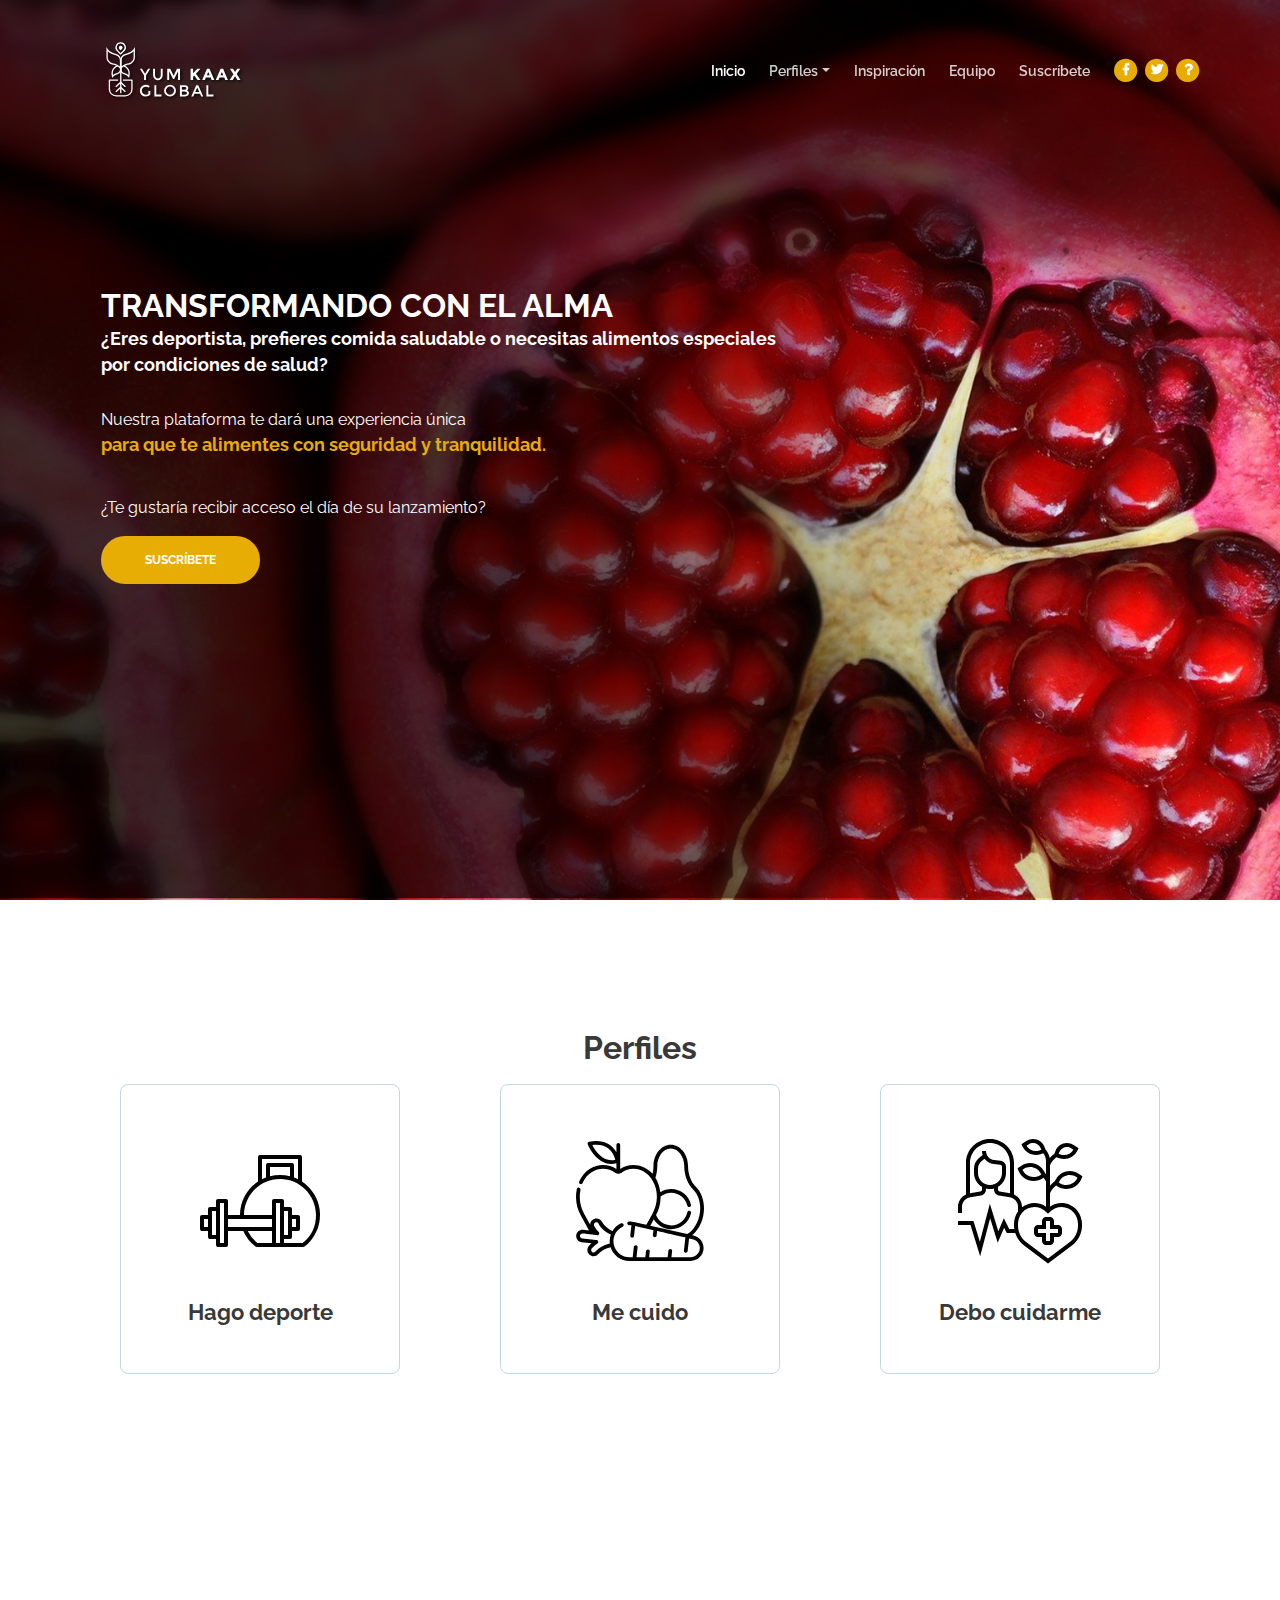
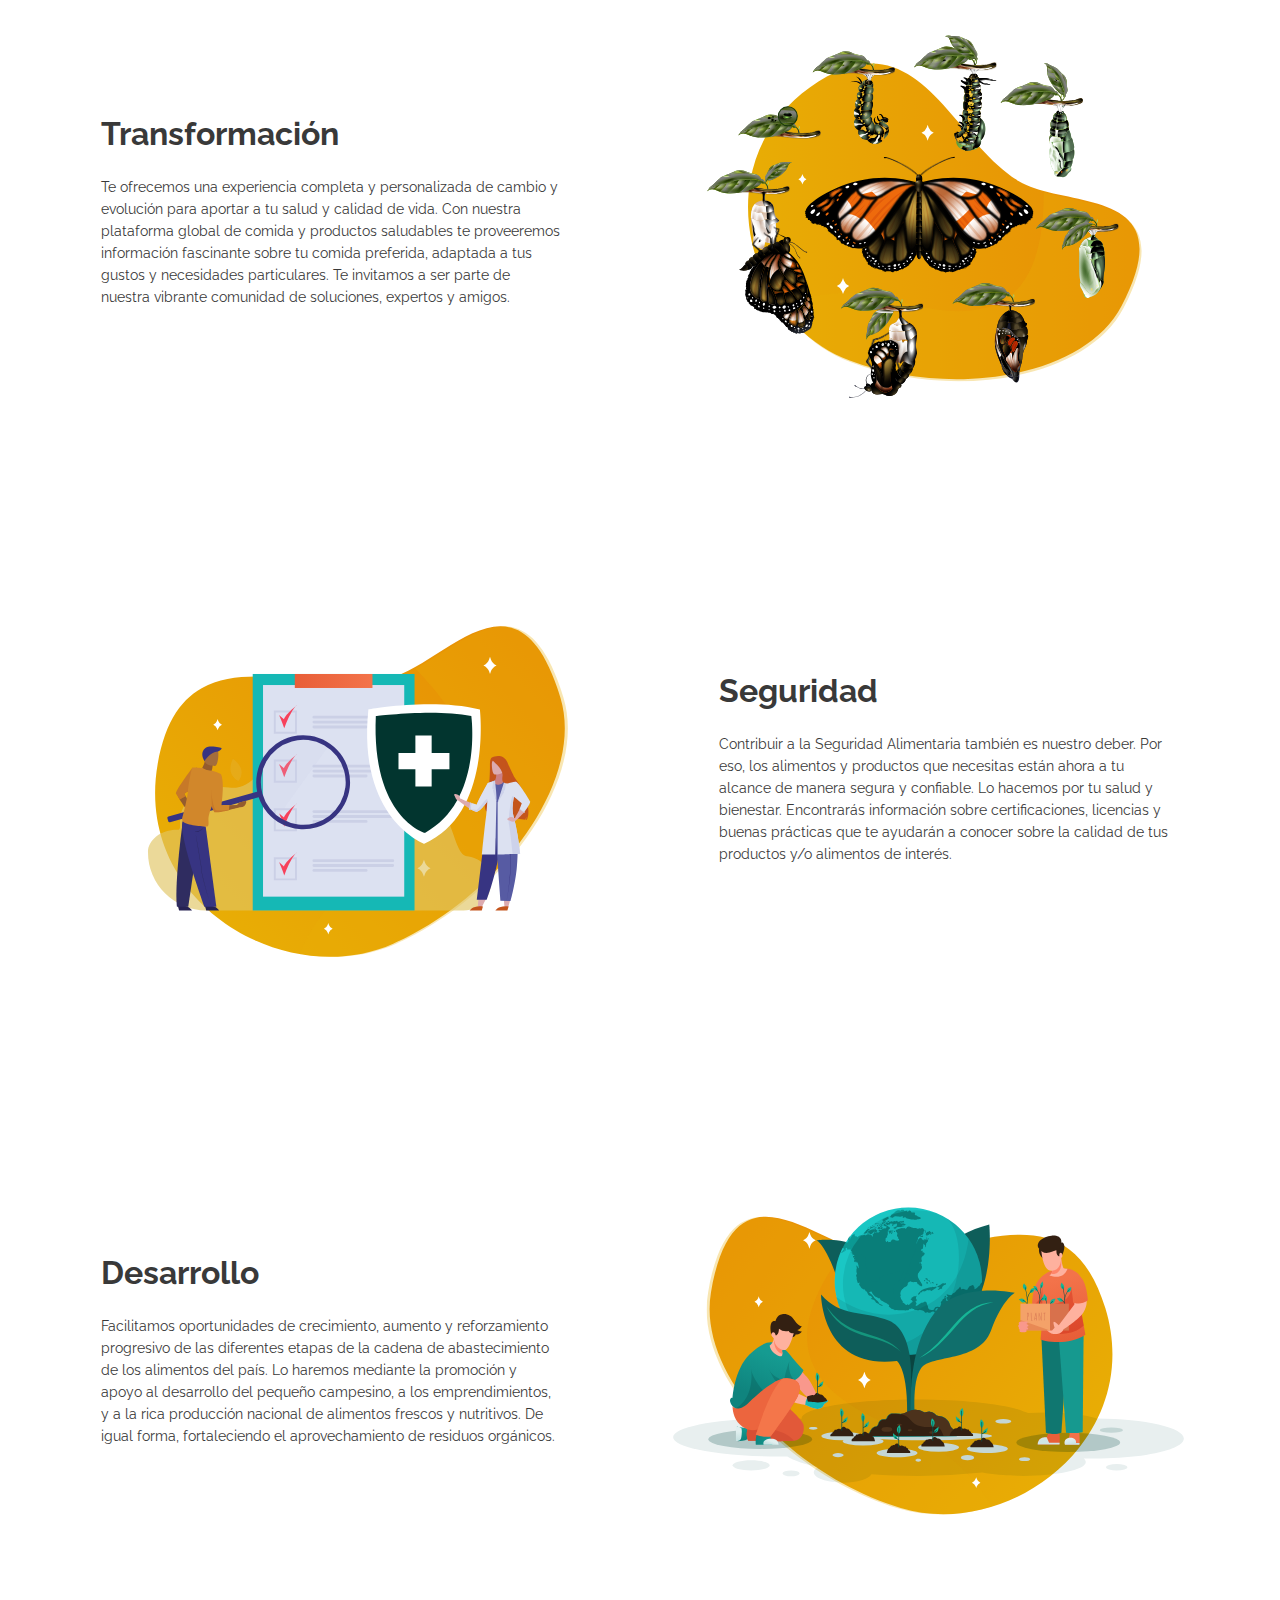
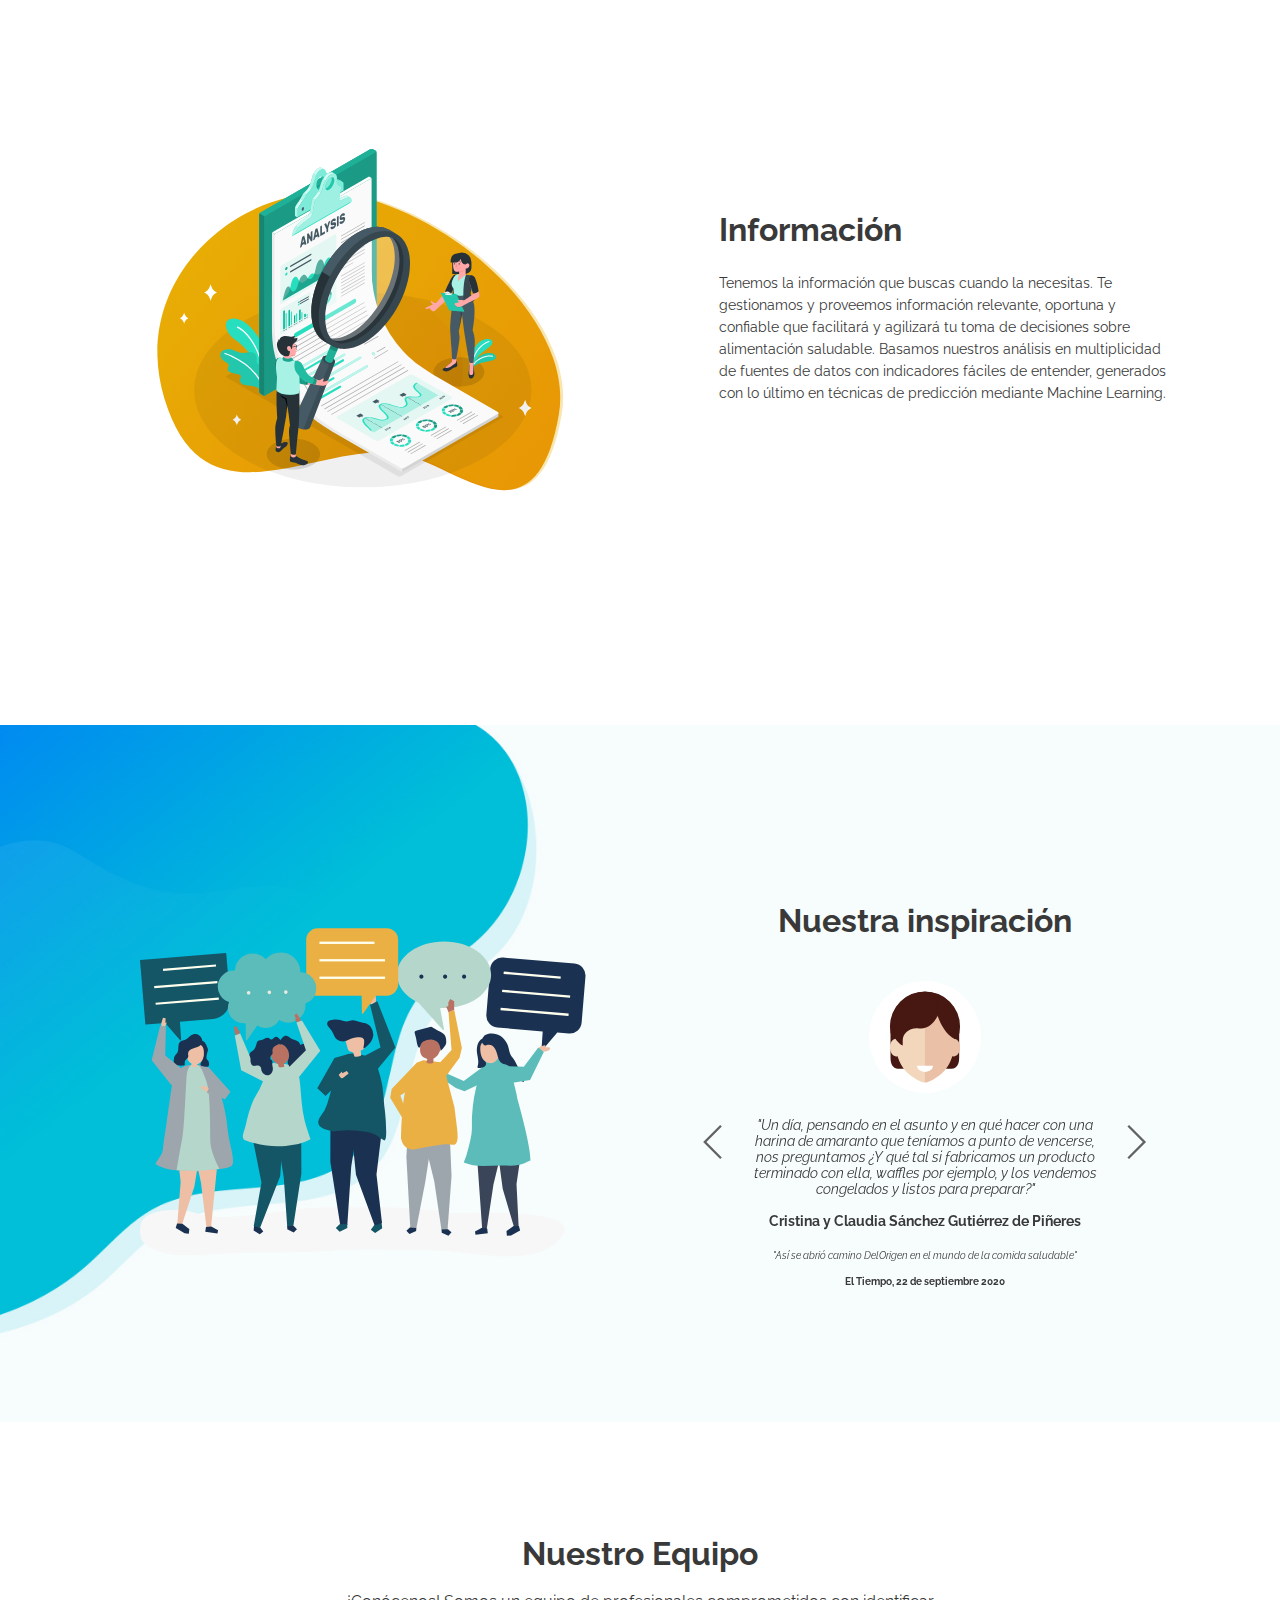
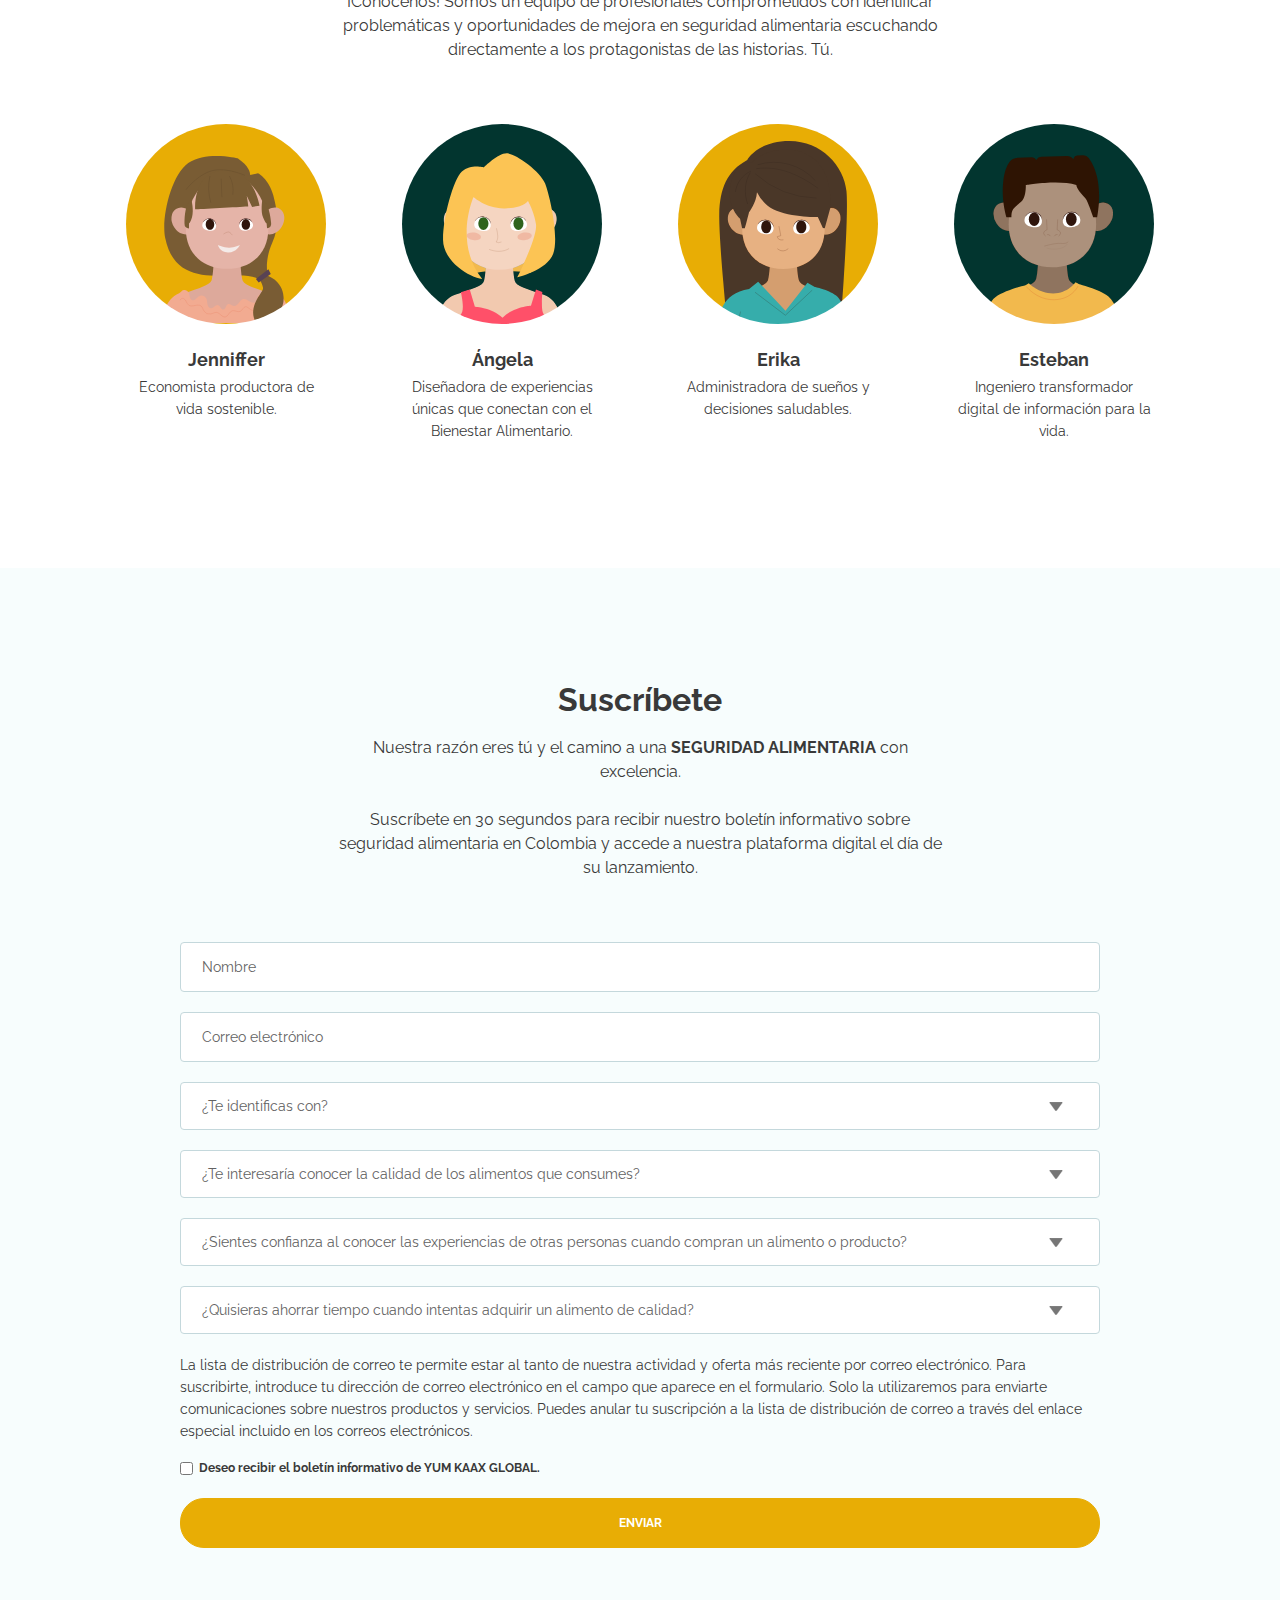
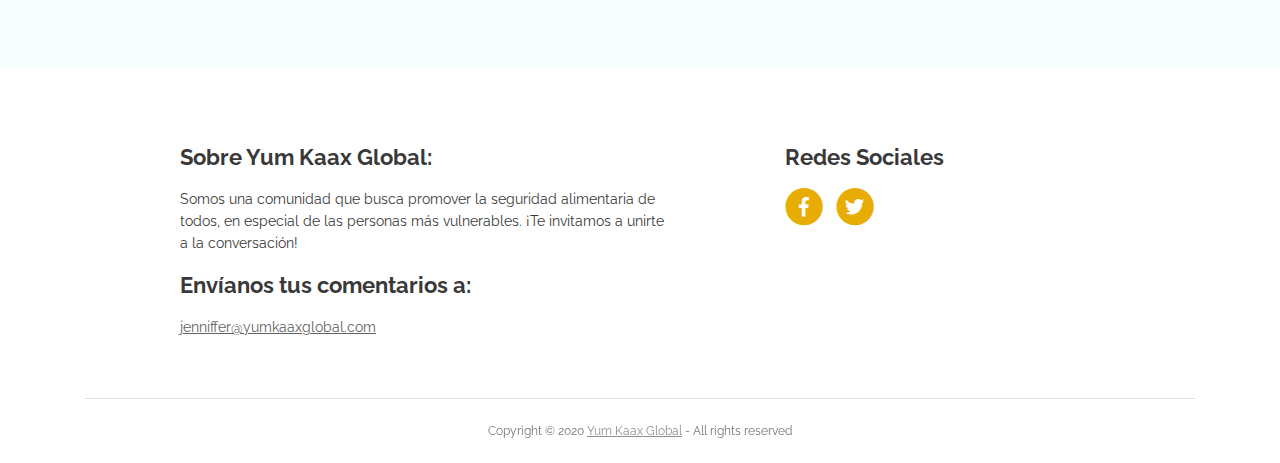
<file: index.html>
<!DOCTYPE html>
<html lang="en">

<head>
    <meta charset="utf-8">
    <meta name="viewport" content="width=device-width, initial-scale=1, shrink-to-fit=no">

    <!-- SEO Meta Tags -->
    <meta name="description" content="Transformando con el alma - yumkaaxglobal - Sitio web de salud y bienestar.">
    <!-- <meta name="description" content="Transformando con el alma - @yumkaaxglobal - Sitio web de salud y bienestar - Somos una comunidad que busca promover la seguridad alimentaria de todos, y en especial las personas más vulnerables. ¡Te invitamos a unirte a la conversación!"> -->
    <meta name="author" content="YumKaaxGlobal">

    <!-- OG Meta Tags to improve the way the post looks when you share the page on LinkedIn, Facebook, Google+ -->
    <meta property="og:site_name" content="" /> <!-- website name -->
    <meta property="og:site" content="" /> <!-- website link -->
    <meta property="og:title" content="" /> <!-- title shown in the actual shared post -->
    <meta property="og:description" content="" /> <!-- description shown in the actual shared post -->
    <meta property="og:image" content="" /> <!-- image link, make sure it's jpg -->
    <meta property="og:url" content="" /> <!-- where do you want your post to link to -->
    <meta property="og:type" content="article" />

    <!-- Website Title -->
    <title>Yum Kaax Global - Landing Page</title>

    <!-- Styles -->
    <link href="https://fonts.googleapis.com/css?family=Raleway:400,400i,600,700,700i&amp;subset=latin-ext"
        rel="stylesheet">
    <link href="css/bootstrap.css" rel="stylesheet">
    <link href="css/fontawesome-all.css" rel="stylesheet">
    <link href="css/swiper.css" rel="stylesheet">
    <link href="css/magnific-popup.css" rel="stylesheet">
    <link href="css/styles.css" rel="stylesheet">

    <!-- Favicon  -->
    <link rel="icon" href="images/favicon.png">
</head>

<body data-spy="scroll" data-target=".fixed-top">

    <!-- Preloader -->
    <div class="spinner-wrapper">
        <div class="spinner">
            <div class="bounce1"></div>
            <div class="bounce2"></div>
            <div class="bounce3"></div>
        </div>
    </div>
    <!-- end of preloader -->


    <!-- Navigation -->
    <nav class="navbar navbar-expand-lg navbar-dark navbar-custom fixed-top">
        <!-- Text Logo - Use this if you don't have a graphic logo -->
        <!-- <a class="navbar-brand logo-text page-scroll" href="index.html">Evolo</a> -->

        <!-- Image Logo -->
        <a class="navbar-brand logo-image" href="index.html">
            <img src="images/logo.svg" alt="alternative">
        </a>

        <!-- Image Logo -->
        <a class="navbar-brand logo-image-1" href="index.html">
            <img src="images/logo_1.svg" alt="alternative">
        </a>

        <!-- Mobile Menu Toggle Button -->
        <button class="navbar-toggler" type="button" data-toggle="collapse" data-target="#navbarsExampleDefault"
            aria-controls="navbarsExampleDefault" aria-expanded="false" aria-label="Toggle navigation">
            <span class="navbar-toggler-awesome fas fa-bars"></span>
            <span class="navbar-toggler-awesome fas fa-times"></span>
        </button>
        <!-- end of mobile menu toggle button -->

        <div class="collapse navbar-collapse" id="navbarsExampleDefault">
            <ul class="navbar-nav ml-auto">
                <li class="nav-item">
                    <a class="nav-link page-scroll" href="#header">Inicio<span class="sr-only">(current)</span></a>
                </li>
                <li class="nav-item dropdown">
                    <a class="nav-link dropdown-toggle page-scroll" id="navbarDropdown" role="button"
                        aria-haspopup="true" aria-expanded="false">Perfiles</a>
                    <div class="dropdown-menu" aria-labelledby="navbarDropdown">
                        <a class="dropdown-item page-scroll" href="athlete.html"><span class="item-text">Hago
                                deporte</span></a>
                        <div class="dropdown-items-divide-hr"></div>
                        <a class="dropdown-item page-scroll" href="care.html"><span class="item-text">Me
                                cuido</span></a>
                        <div class="dropdown-items-divide-hr"></div>
                        <a class="dropdown-item page-scroll" href="health.html"><span class="item-text">Debo
                                cuidarme</span></a>
                    </div>
                </li>
                <!-- end of dropdown menu -->
                <li class="nav-item">
                    <a class="nav-link page-scroll" href="#testimonials">Inspiración</a>
                </li>
                <li class="nav-item">
                    <a class="nav-link page-scroll" href="#about">Equipo</a>
                </li>
                <li class="nav-item">
                    <a class="nav-link page-scroll" href="#contact">Suscríbete</a>
                </li>
            </ul>
            <span class="nav-item social-icons">
                <span class="fa-stack">
                    <a href="https://www.facebook.com/yumkaaxglobal/" target="_blank">
                        <i class="fas fa-circle fa-stack-2x facebook"></i>
                        <i class="fab fa-facebook-f fa-stack-1x"></i>
                    </a>
                </span>
                <span class="fa-stack">
                    <a href=" https://twitter.com/YumKaaxG" target="_blank">
                        <i class="fas fa-circle fa-stack-2x twitter"></i>
                        <i class="fab fa-twitter fa-stack-1x"></i>
                    </a>
                </span>
                <span class="fa-stack">
                    <a href="https://docs.google.com/forms/d/e/1FAIpQLSeA_AJqteNy6HpXZyhu8c5VoPPW3HabxzTLnEAvE2-xOngmEw/viewform?usp=sf_link"
                        target="_blank">
                        <i class="fas fa-circle fa-stack-2x question" target="_blank"></i>
                        <i class="fa fa-question fa-stack-1x"></i>
                    </a>
                </span>
            </span>
        </div>
    </nav> <!-- end of navbar -->
    <!-- end of navigation -->


    <!-- Header -->
    <header id="header" class="header">
        <div class="header-content">
            <div class="container">
                <div class="row">
                    <div class="col-lg-8">
                        <div class="text-container">
                            <h2><span class="turquoise">TRANSFORMANDO CON EL ALMA<h5 class="turquoise">¿Eres deportista,
                                        prefieres comida saludable o necesitas alimentos especiales por condiciones de
                                        salud?</h5></span></h2>
                            <br>
                            <p class="p-large-header">
                                Nuestra plataforma te dará una experiencia única <br>
                                <h7 class="turquoise-1">para que te alimentes con seguridad y tranquilidad.</h7>
                            </p>
                            <br>
                            <p class="p-large-header">
                                ¿Te gustaría recibir acceso el día de su lanzamiento?
                            </p>
                            <a class="btn-solid-lg page-scroll" href="#contact">SUSCRÍBETE</a>
                        </div>
                    </div>
                    <div class="col-lg-4">
                    </div>
                    <!-- <div class="col-lg-4"></div> -->
                </div>
            </div>
        </div>
    </header>
    <!-- end of Header -->


    <!-- Services -->
    <div id="services" class="cards-1">
        <div class="container">
            <div class="row">
                <div class="col-lg-12">
                    <h2>Perfiles</h2>
                    <!-- <p class="p-heading p-large">Texto prueba Texto prueba Texto prueba Texto prueba Texto prueba Texto prueba Texto prueba Texto prueba</p> -->
                </div> <!-- end of col -->
            </div> <!-- end of row -->
            <div class="row">

                <!-- Card -->
                <div class="col-lg-4">
                    <a href="athlete.html"><div class="card">
                        <img class="card-image" src="images/services-icon-1.svg" alt="alternative">
                        <div class="card-body">
                            <h4 class="card-title">Hago deporte</h4>
                            <!-- <p>Our team of enthusiastic marketers will analyse and evaluate how your company stacks against the closest competitors</p> -->
                        </div>
                    </div></a>
                </div>
                <!-- end of card -->

                <!-- Card -->
                <div class="col-lg-4">
                    <div class="card">
                        <a href="care.html"><img class="card-image" src="images/services-icon-2.svg" alt="alternative"></a>
                        <div class="card-body">
                            <h4 class="card-title">Me cuido</h4>
                            <!-- <p>Once the market analysis process is completed our staff will search for opportunities that are in reach</p> -->
                        </div>
                    </div>
                </div>
                <!-- end of card -->

                <!-- Card -->
                <div class="col-lg-4">
                    <div class="card">
                        <a href="health.html"><img class="card-image" src="images/services-icon-3.svg" alt="alternative"></a>
                        <div class="card-body">
                            <h4 class="card-title">Debo cuidarme</h4>
                            <!-- <p>With all the information in place you will be presented with an action plan that your company needs to follow</p> -->
                        </div>
                    </div>
                </div>
                <!-- end of card -->

            </div> <!-- end of row -->
        </div> <!-- end of container -->
    </div> <!-- end of cards-1 -->
    <!-- end of services -->

    <!-- Transformation -->
    <div id="transformation" class="basic-1">
        <div class="container">
            <div class="row">
                <div class="col-lg-6">
                    <div class="text-container">
                        <h2>Transformación</h2>
                        <p>Te ofrecemos una experiencia completa y personalizada de cambio y evolución para aportar a tu
                            salud y calidad de vida. Con nuestra plataforma global de comida y productos saludables te
                            proveeremos información fascinante sobre tu comida preferida, adaptada a tus gustos y
                            necesidades particulares. Te invitamos a ser parte de nuestra vibrante comunidad de
                            soluciones, expertos y amigos.</p>
                    </div> <!-- end of text-container -->
                </div> <!-- end of col -->
                <div class="col-lg-6">
                    <div class="image-container">
                        <img class="img-fluid" src="images/details-1-transformation.svg" alt="alternative">
                    </div> <!-- end of image-container -->
                </div> <!-- end of col -->
            </div> <!-- end of row -->
        </div> <!-- end of container -->
    </div> <!-- end of basic-1 -->
    <!-- end of Transformation -->


    <!-- Security -->
    <div id="security" class="basic-2">
        <div class="container">
            <div class="row">
                <div class="col-lg-6">
                    <div class="image-container">
                        <img class="img-fluid" src="images/details-2-security.svg" alt="alternative">
                    </div>
                </div>
                <div class="col-lg-6">
                    <div class="text-container">
                        <h2>Seguridad</h2>
                        <p>Contribuir a la Seguridad Alimentaria también es nuestro deber. Por eso, los alimentos y
                            productos que necesitas están ahora a tu alcance de manera segura y confiable. Lo hacemos
                            por tu salud y bienestar. Encontrarás información sobre certificaciones, licencias y buenas
                            prácticas que te ayudarán a conocer sobre la calidad de tus productos y/o alimentos de
                            interés.</p>
                    </div>
                </div>
            </div>
        </div>
    </div>
    <!-- end of Security -->


    <!-- Development -->
    <div id="development" class="basic-1">
        <div class="container">
            <div class="row">
                <div class="col-lg-6">
                    <div class="text-container">
                        <h2>Desarrollo</h2>
                        <p>Facilitamos oportunidades de crecimiento, aumento y reforzamiento progresivo de las
                            diferentes etapas de la cadena de abastecimiento de los alimentos del país. Lo haremos
                            mediante la promoción y apoyo al desarrollo del pequeño campesino, a los emprendimientos, y
                            a la rica producción nacional de alimentos frescos y nutritivos. De igual forma,
                            fortaleciendo el aprovechamiento de residuos orgánicos.</p>
                    </div>
                </div>
                <div class="col-lg-6">
                    <div class="image-container">
                        <img class="img-fluid" src="images/details-3-development.svg" alt="alternative">
                    </div>
                </div>
            </div>
        </div>
    </div>
    <!-- end of Development -->


    <!-- Information -->
    <div id="information" class="basic-6">
        <div class="container">
            <div class="row">
                <div class="col-lg-6">
                    <div class="image-container">
                        <img class="img-fluid" src="images/details-4-information.svg" alt="alternative">
                    </div>
                </div>
                <div class="col-lg-6">
                    <div class="text-container">
                        <h2>Información</h2>
                        <p>Tenemos la información que buscas cuando la necesitas. Te gestionamos y proveemos información
                            relevante, oportuna y confiable que facilitará y agilizará tu toma de decisiones sobre
                            alimentación saludable. Basamos nuestros análisis en multiplicidad de fuentes de datos con
                            indicadores fáciles de entender, generados con lo último en técnicas de predicción mediante
                            Machine Learning.</p>
                    </div>
                </div>
            </div>
        </div>
    </div>
    <!-- end of Information -->


    <!-- Testimonials -->
    <div id="testimonials" class="slider-2">
        <div class="container">
            <div class="row">
                <div class="col-lg-6">
                    <div class="image-container">
                        <img class="img-fluid" src="images/testimonials-2-men-talking.svg" alt="alternative">
                    </div> <!-- end of image-container -->
                </div> <!-- end of col -->
                <div class="col-lg-6">
                    <h2>Nuestra inspiración</h2>
                    <!-- Card Slider -->
                    <div class="slider-container">
                        <div class="swiper-container card-slider">
                            <div class="swiper-wrapper">
                                <!-- Slide -->
                                <div class="swiper-slide">
                                    <div class="card">
                                        <img class="card-image" src="images/testimonial-1.svg" alt="alternative">
                                        <div class="card-body">
                                            <p class="testimonial-text">"Un día, pensando en el asunto y en qué hacer
                                                con una harina de amaranto que teníamos a punto de vencerse, nos
                                                preguntamos ¿Y qué tal si fabricamos un producto terminado con ella,
                                                waffles por ejemplo, y los vendemos congelados y listos para preparar?"
                                            </p>
                                            <p class="testimonial-author">Cristina y Claudia Sánchez Gutiérrez de
                                                Piñeres</p>
                                            <br>
                                            <p class="testimonial-text1">"Así se abrió camino DelOrigen en el mundo de
                                                la comida saludable"</p>
                                            <p class="testimonial-author1">El Tiempo, 22 de septiembre 2020</p>
                                        </div>
                                    </div>
                                </div> <!-- end of swiper-slide -->
                                <!-- end of slide -->
                                <!-- Slide -->
                                <div class="swiper-slide">
                                    <div class="card">
                                        <img class="card-image" src="images/testimonial-2.svg" alt="alternative">
                                        <div class="card-body">
                                            <p class="testimonial-text">“Yo sueño con enseñarle a mucha gente a cambiar
                                                sus hábitos alimenticios y creo que todo lo que uno hace en la vida
                                                tiene que ver con dar y recibir”</p>
                                            <p class="testimonial-author">Luz Dary</p>
                                            <br>
                                            <p class="testimonial-text1">"Mujeres que defienden la soberanía alimentaria
                                                en medio de la selva de cemento"</p>
                                            <p class="testimonial-author1">El Espectador, 4 de septiembre 2020</p>
                                        </div>
                                    </div>
                                </div> <!-- end of swiper-slide -->
                                <!-- end of slide -->
                                <!-- Slide -->
                                <div class="swiper-slide">
                                    <div class="card">
                                        <img class="card-image" src="images/testimonial-3.svg" alt="alternative">
                                        <div class="card-body">
                                            <p class="testimonial-text">"En el último año redujimos nuestra huella de
                                                carbono en un 23%, el equivalente al CO2 que absorben más de un millón
                                                de árboles en un año; nuestra meta es llevar a cero nuestra huella de
                                                carbono para el 2022”</p>
                                            <p class="testimonial-author">Ernesto Fajardo, Presidente de Alpina</p>
                                            <br>
                                            <p class="testimonial-text1">"Queremos ser carbono neutro para el 2022"</p>
                                            <p class="testimonial-author1">El Tiempo, 28 de septiembre 2020</p>
                                        </div>
                                    </div>
                                </div> <!-- end of swiper-slide -->
                                <!-- end of slide -->
                            </div> <!-- end of swiper-wrapper -->
                            <!-- Add Arrows -->
                            <div class="swiper-button-next"></div>
                            <div class="swiper-button-prev"></div>
                            <!-- end of add arrows -->
                        </div> <!-- end of swiper-container -->
                    </div> <!-- end of slider-container -->
                    <!-- end of card slider -->
                </div> <!-- end of col -->
            </div> <!-- end of row -->
        </div> <!-- end of container -->
    </div> <!-- end of slider-2 -->
    <!-- end of Testimonials -->


    <!-- About -->
    <div id="about" class="basic-4">
        <div class="container">
            <div class="row">
                <div class="col-lg-12">
                    <h2>Nuestro Equipo</h2>
                    <p class="p-heading p-large">¡Conócenos! Somos un equipo de profesionales comprometidos con
                        identificar problemáticas y oportunidades de mejora en seguridad alimentaria escuchando
                        directamente a los protagonistas de las historias. Tú.</p>
                </div> <!-- end of col -->
            </div> <!-- end of row -->
            <div class="row">
                <div class="col-lg-12">

                    <!-- Team Member -->
                    <div class="team-member">
                        <div class="image-wrapper">
                            <img class="img-fluid" src="images/team-member-1.svg" alt="alternative">
                        </div> <!-- end of image-wrapper -->
                        <p class="p-large"><strong>Jenniffer</strong></p>
                        <p class="job-title">Economista productora de vida sostenible.</p>
                        <!-- <span class="social-icons">
                            <span class="fa-stack">
                                <a href="#your-link">
                                    <i class="fas fa-circle fa-stack-2x facebook"></i>
                                    <i class="fab fa-facebook-f fa-stack-1x"></i>
                                </a>
                            </span>
                            <span class="fa-stack">
                                <a href="#your-link">
                                    <i class="fas fa-circle fa-stack-2x twitter"></i>
                                    <i class="fab fa-twitter fa-stack-1x"></i>
                                </a>
                            </span>
                        </span> -->
                        <!-- end of social-icons -->
                    </div> <!-- end of team-member -->
                    <!-- end of team member -->

                    <!-- Team Member -->
                    <div class="team-member">
                        <div class="image-wrapper">
                            <img class="img-fluid" src="images/team-member-2.svg" alt="alternative">
                        </div> <!-- end of image wrapper -->
                        <p class="p-large"><strong>Ángela</strong></p>
                        <p class="job-title">Diseñadora de experiencias únicas que conectan con el Bienestar
                            Alimentario.</p>
                        <!-- <span class="social-icons">
                            <span class="fa-stack">
                                <a href="#your-link">
                                    <i class="fas fa-circle fa-stack-2x facebook"></i>
                                    <i class="fab fa-facebook-f fa-stack-1x"></i>
                                </a>
                            </span>
                            <span class="fa-stack">
                                <a href="#your-link">
                                    <i class="fas fa-circle fa-stack-2x twitter"></i>
                                    <i class="fab fa-twitter fa-stack-1x"></i>
                                </a>
                            </span>
                        </span>  -->
                        <!-- end of social-icons -->
                    </div> <!-- end of team-member -->
                    <!-- end of team member -->

                    <!-- Team Member -->
                    <div class="team-member">
                        <div class="image-wrapper">
                            <img class="img-fluid" src="images/team-member-3.svg" alt="alternative">
                        </div> <!-- end of image wrapper -->
                        <p class="p-large"><strong>Erika</strong></p>
                        <p class="job-title">Administradora de sueños y decisiones saludables.</p>
                        <!-- <span class="social-icons">
                            <span class="fa-stack">
                                <a href="#your-link">
                                    <i class="fas fa-circle fa-stack-2x facebook"></i>
                                    <i class="fab fa-facebook-f fa-stack-1x"></i>
                                </a>
                            </span>
                            <span class="fa-stack">
                                <a href="#your-link">
                                    <i class="fas fa-circle fa-stack-2x twitter"></i>
                                    <i class="fab fa-twitter fa-stack-1x"></i>
                                </a>
                            </span>
                        </span>  -->
                        <!-- end of social-icons -->
                    </div> <!-- end of team-member -->
                    <!-- end of team member -->

                    <!-- Team Member -->
                    <div class="team-member">
                        <div class="image-wrapper">
                            <img class="img-fluid" src="images/team-member-4.svg" alt="alternative">
                        </div> <!-- end of image wrapper -->
                        <p class="p-large"><strong>Esteban</strong></p>
                        <p class="job-title">Ingeniero transformador digital de información para la vida.</p>
                        <!-- <span class="social-icons">
                            <span class="fa-stack">
                                <a href="#your-link">
                                    <i class="fas fa-circle fa-stack-2x facebook"></i>
                                    <i class="fab fa-facebook-f fa-stack-1x"></i>
                                </a>
                            </span>
                            <span class="fa-stack">
                                <a href="#your-link">
                                    <i class="fas fa-circle fa-stack-2x twitter"></i>
                                    <i class="fab fa-twitter fa-stack-1x"></i>
                                </a>
                            </span>
                        </span>  -->
                        <!-- end of social-icons -->
                    </div> <!-- end of team-member -->
                    <!-- end of team member -->

                </div> <!-- end of col -->
            </div> <!-- end of row -->
        </div> <!-- end of container -->
    </div> <!-- end of basic-4 -->
    <!-- end of About -->


    <!-- Contact -->
    <div id="contact" class="form-2">
        <div class="container">
            <div class="row">
                <div class="col-lg-12">
                    <h2>Suscríbete</h2>
                    <p class="p-heading p-large" style="text-align: center;">Nuestra razón eres tú y el camino a una
                        <b>SEGURIDAD ALIMENTARIA</b> con excelencia.<br><br>Suscríbete en 30 segundos para recibir
                        nuestro boletín informativo sobre seguridad alimentaria en Colombia y accede a nuestra
                        plataforma digital el día de su lanzamiento.</p>
                </div> <!-- end of col -->
            </div> <!-- end of row -->
            <div class="row">
                <div class="col-lg-12">
                </div> <!-- end of col -->
            </div> <!-- end of row -->
            <div class="row">
                <div class="col-lg-1"></div>
                <div class="col-lg-10">
                    <!-- Request Form -->
                    <div class="form-container">
                        <form id="requestForm" data-toggle="validator" data-focus="false">
                            <div class="form-group">
                                <input type="text" class="form-control-input" id="rname" required>
                                <label class="label-control" for="rname">Nombre</label>
                                <div class="help-block with-errors"></div>
                            </div>
                            <div class="form-group">
                                <input type="email" class="form-control-input" id="remail" required>
                                <label class="label-control" for="remail">Correo electrónico</label>
                                <div class="help-block with-errors"></div>
                            </div>
                            <div class="form-group">
                                <select class="form-control-select" id="ridentify" required>
                                    <option class="select-option" value="" disabled selected>¿Te identificas con?
                                    </option>
                                    <option class="select-option" value="Deportistas - Fitness">Deportistas - Fitness
                                    </option>
                                    <option class="select-option" value="Alimentación saludable">Alimentación saludable
                                    </option>
                                    <option class="select-option" value="Condiciones de Salud">Condiciones de Salud
                                    </option>
                                </select>
                                <div class="help-block with-errors"></div>
                            </div>
                            <div class="form-group">
                                <select class="form-control-select" id="rquality" required>
                                    <option class="select-option" value="" disabled selected>¿Te interesaría conocer la
                                        calidad de los alimentos que consumes?</option>
                                    <option class="select-option" value="Sí">Sí</option>
                                    <option class="select-option" value="No">No</option>
                                </select>
                                <div class="help-block with-errors"></div>
                            </div>
                            <div class="form-group">
                                <select class="form-control-select" id="rexperience" required>
                                    <option class="select-option" value="" disabled selected>¿Sientes confianza al
                                        conocer las experiencias de otras personas cuando compran un alimento o
                                        producto?</option>
                                    <option class="select-option" value="Sí">Sí</option>
                                    <option class="select-option" value="No">No</option>
                                </select>
                                <div class="help-block with-errors"></div>
                            </div>
                            <div class="form-group">
                                <select class="form-control-select" id="rsave" required>
                                    <option class="select-option" value="" disabled selected>¿Quisieras ahorrar tiempo
                                        cuando intentas adquirir un alimento de calidad?</option>
                                    <option class="select-option" value="Sí">Sí</option>
                                    <option class="select-option" value="No">No</option>
                                </select>
                                <div class="help-block with-errors"></div>
                            </div>
                            <!-- <div class="form-group">
                                <select class="form-control-select" id="rproduction" required>
                                    <option class="select-option" value="" disabled selected>¿Te interesa fomentar la producción y consumo de los alimentos saludables nacionales?</option>
                                    <option class="select-option" value="Sí">Sí</option>
                                    <option class="select-option" value="No">No</option>
                                </select>
                                <div class="help-block with-errors"></div>
                            </div>
                            <div class="form-group">
                                <textarea class="form-control-textarea" id="rmessage" required></textarea>
                                <label class="label-control" for="rmessage">Danos tu opinión</label>
                                <div class="help-block with-errors"></div>
                            </div> -->
                            <p>
                                La lista de distribución de correo te permite estar al tanto de nuestra actividad y
                                oferta más reciente por correo electrónico.
                                Para suscribirte, introduce tu dirección de correo electrónico en el campo que aparece
                                en el formulario. Solo la utilizaremos para enviarte comunicaciones sobre nuestros
                                productos y servicios. Puedes anular tu suscripción a la lista de distribución de correo
                                a través del enlace especial incluido en los correos electrónicos.
                            </p>
                            <div class="form-group checkbox">
                                <input type="checkbox" id="cterms" value="Sí"><b>Deseo recibir el boletín informativo de
                                    YUM KAAX GLOBAL.</b></b></a>
                                <div class="help-block with-errors"></div>
                            </div>
                            <div class="form-group">
                                <button type="submit" class="form-control-submit-button">ENVIAR</button>
                            </div>
                            <div class="form-message">
                                <div id="rmsgSubmit" class="h3 text-center hidden"></div>
                            </div>
                        </form>
                    </div> <!-- end of form-container -->
                    <!-- end of request form -->
                </div> <!-- end of col -->
                <div class="col-lg-1"></div>
            </div>
        </div> <!-- end of container -->
    </div> <!-- end of form-2 -->
    <!-- end of Contact -->


    <!-- Footer -->
    <div class="footer">
        <div class="container">
            <div class="row">
                <div class="col-md-1"></div>
                <div class="col-md-6">
                    <div class="footer-col">
                        <h4>Sobre Yum Kaax Global:</h4>
                        <p>Somos una comunidad que busca promover la seguridad alimentaria de todos, en especial de las
                            personas más vulnerables. ¡Te invitamos a unirte a la conversación!</p>
                        <h4>Envíanos tus comentarios a:</h4>
                        <a href="mailto:jenniffer@yumkaaxglobal.com">jenniffer@yumkaaxglobal.com</a>
                    </div>
                </div> <!-- end of col -->
                <div class="col-md-4">
                    <div class="footer-col last">
                        <h4>Redes Sociales</h4>
                        <span class="fa-stack">
                            <a href="https://www.facebook.com/yumkaaxglobal/" target="_blank">
                                <i class="fas fa-circle fa-stack-2x"></i>
                                <i class="fab fa-facebook-f fa-stack-1x"></i>
                            </a>
                        </span>
                        <span class="fa-stack">
                            <a href=" https://twitter.com/YumKaaxG" target="_blank">
                                <i class="fas fa-circle fa-stack-2x"></i>
                                <i class="fab fa-twitter fa-stack-1x"></i>
                            </a>
                        </span>
                    </div>
                </div> <!-- end of col -->
                <div class="col-md-1"></div>
            </div> <!-- end of row -->
        </div> <!-- end of container -->
    </div> <!-- end of footer -->
    <!-- end of footer -->


    <!-- Copyright -->
    <div class="copyright">
        <div class="container">
            <div class="row">
                <div class="col-lg-12">
                    <p class="p-small">Copyright © 2020 <a href="http://www.yumkaaxglobal.com/">Yum Kaax Global</a> -
                        All rights reserved</p>
                </div> <!-- end of col -->
            </div> <!-- enf of row -->
        </div> <!-- end of container -->
    </div> <!-- end of copyright -->
    <!-- end of copyright -->


    <!-- Scripts -->
    <script src="js/jquery.min.js"></script> <!-- jQuery for Bootstrap's JavaScript plugins -->
    <script src="js/popper.min.js"></script> <!-- Popper tooltip library for Bootstrap -->
    <script src="js/bootstrap.min.js"></script> <!-- Bootstrap framework -->
    <script src="js/jquery.easing.min.js"></script> <!-- jQuery Easing for smooth scrolling between anchors -->
    <script src="js/swiper.min.js"></script> <!-- Swiper for image and text sliders -->
    <script src="js/jquery.magnific-popup.js"></script> <!-- Magnific Popup for lightboxes -->
    <script src="js/validator.min.js"></script> <!-- Validator.js - Bootstrap plugin that validates forms -->
    <script src="js/scripts.js"></script> <!-- Custom scripts -->
</body>

</html>
</file>
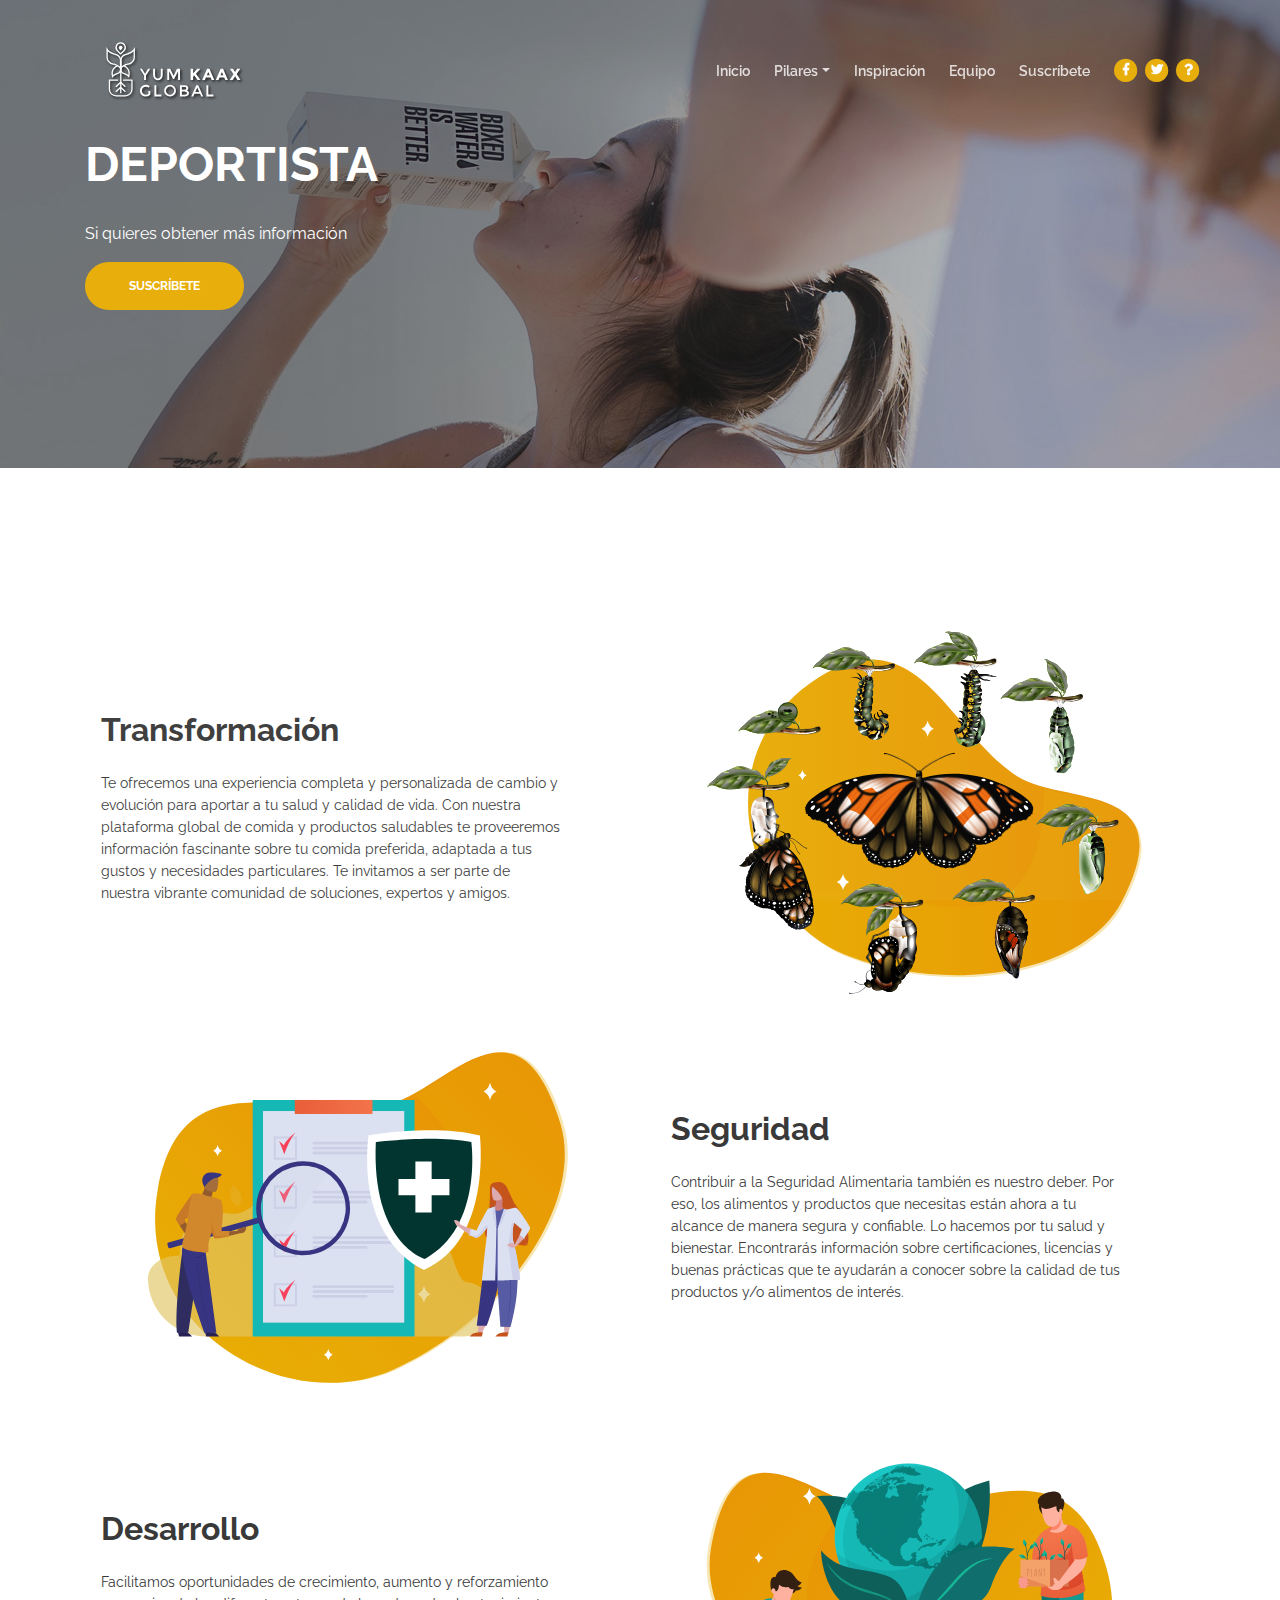
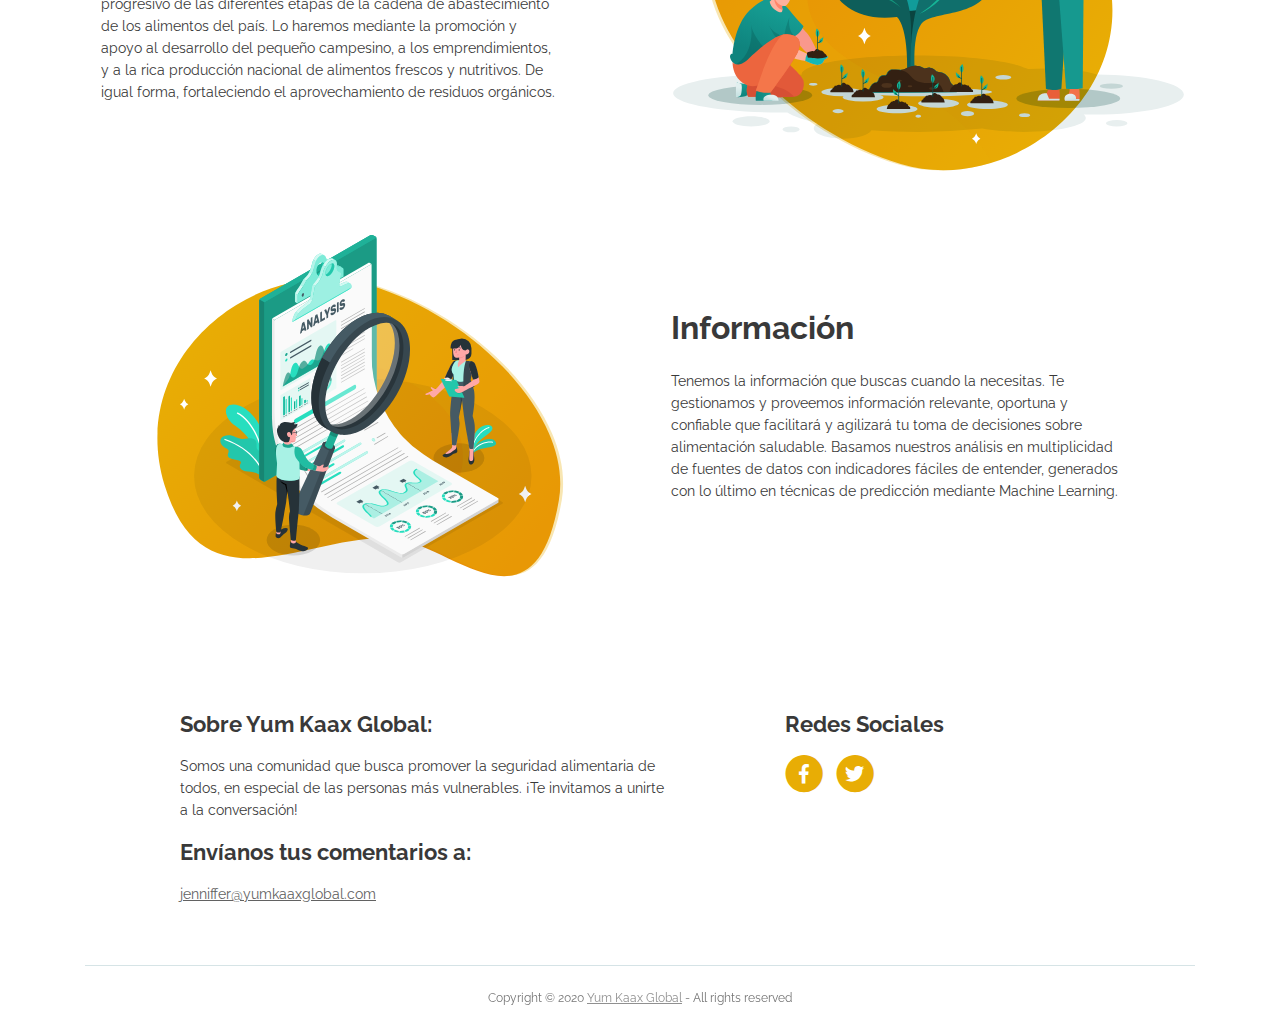
<file: athlete.html>
<!DOCTYPE html>
<html lang="en">

<head>
    <meta charset="utf-8">
    <meta name="viewport" content="width=device-width, initial-scale=1, shrink-to-fit=no">

    <!-- SEO Meta Tags -->
    <meta name="description" content="Transformando con el alma - yumkaaxglobal - Sitio web de salud y bienestar.">
    <!-- <meta name="description" content="Transformando con el alma - @yumkaaxglobal - Sitio web de salud y bienestar - Somos una comunidad que busca promover la seguridad alimentaria de todos, y en especial las personas más vulnerables. ¡Te invitamos a unirte a la conversación!"> -->
    <meta name="author" content="YumKaaxGlobal">

    <!-- OG Meta Tags to improve the way the post looks when you share the page on LinkedIn, Facebook, Google+ -->
    <meta property="og:site_name" content="" /> <!-- website name -->
    <meta property="og:site" content="" /> <!-- website link -->
    <meta property="og:title" content="" /> <!-- title shown in the actual shared post -->
    <meta property="og:description" content="" /> <!-- description shown in the actual shared post -->
    <meta property="og:image" content="" /> <!-- image link, make sure it's jpg -->
    <meta property="og:url" content="" /> <!-- where do you want your post to link to -->
    <meta property="og:type" content="article" />

    <!-- Website Title -->
    <title>Yum Kaax Global - Landing Page</title>

    <!-- Styles -->
    <link href="https://fonts.googleapis.com/css?family=Raleway:400,400i,600,700,700i&amp;subset=latin-ext"
        rel="stylesheet">
    <link href="css/bootstrap.css" rel="stylesheet">
    <link href="css/fontawesome-all.css" rel="stylesheet">
    <link href="css/swiper.css" rel="stylesheet">
    <link href="css/magnific-popup.css" rel="stylesheet">
    <link href="css/styles.css" rel="stylesheet">

    <!-- Favicon  -->
    <link rel="icon" href="images/favicon.png">
</head>

<body data-spy="scroll" data-target=".fixed-top">

    <!-- Preloader -->
    <div class="spinner-wrapper">
        <div class="spinner">
            <div class="bounce1"></div>
            <div class="bounce2"></div>
            <div class="bounce3"></div>
        </div>
    </div>
    <!-- end of preloader -->


    <!-- Navigation -->
    <nav class="navbar navbar-expand-lg navbar-dark navbar-custom fixed-top">
        <!-- Text Logo - Use this if you don't have a graphic logo -->
        <!-- <a class="navbar-brand logo-text page-scroll" href="index.html">Evolo</a> -->

        <!-- Image Logo -->
        <a class="navbar-brand logo-image" href="index.html">
            <img src="images/logo.svg" alt="alternative">
        </a>

        <!-- Image Logo -->
        <a class="navbar-brand logo-image-1" href="index.html">
            <img src="images/logo_1.svg" alt="alternative">
        </a>

        <!-- Mobile Menu Toggle Button -->
        <button class="navbar-toggler" type="button" data-toggle="collapse" data-target="#navbarsExampleDefault"
            aria-controls="navbarsExampleDefault" aria-expanded="false" aria-label="Toggle navigation">
            <span class="navbar-toggler-awesome fas fa-bars"></span>
            <span class="navbar-toggler-awesome fas fa-times"></span>
        </button>
        <!-- end of mobile menu toggle button -->

        <div class="collapse navbar-collapse" id="navbarsExampleDefault">
            <ul class="navbar-nav ml-auto">
                <li class="nav-item">
                    <a class="nav-link page-scroll" href="index.html#header">Inicio<span
                            class="sr-only">(current)</span></a>
                </li>
                <!-- Dropdown Menu -->
                <li class="nav-item dropdown">
                    <a class="nav-link dropdown-toggle page-scroll" id="navbarDropdown" role="button"
                        aria-haspopup="true" aria-expanded="false">Pilares</a>
                    <div class="dropdown-menu" aria-labelledby="navbarDropdown">
                        <a class="dropdown-item page-scroll" href="deportistas.html"><span
                                class="item-text">Deportistas</span></a>
                        <div class="dropdown-items-divide-hr"></div>
                        <a class="dropdown-item page-scroll" href="#security"><span
                                class="item-text">Seguridad</span></a>
                        <div class="dropdown-items-divide-hr"></div>
                        <a class="dropdown-item page-scroll" href="#development"><span
                                class="item-text">Desarollo</span></a>
                        <div class="dropdown-items-divide-hr"></div>
                        <a class="dropdown-item page-scroll" href="#information"><span
                                class="item-text">Información</span></a>
                    </div>
                </li>
                <!-- end of dropdown menu -->
                <li class="nav-item">
                    <a class="nav-link page-scroll" href="#testimonials">Inspiración</a>
                </li>
                <li class="nav-item">
                    <a class="nav-link page-scroll" href="#about">Equipo</a>
                </li>
                <li class="nav-item">
                    <a class="nav-link page-scroll" href="index.html#contact">Suscríbete</a>
                </li>
            </ul>
            <span class="nav-item social-icons">
                <span class="fa-stack">
                    <a href="https://www.facebook.com/yumkaaxglobal/" target="_blank">
                        <i class="fas fa-circle fa-stack-2x facebook"></i>
                        <i class="fab fa-facebook-f fa-stack-1x"></i>
                    </a>
                </span>
                <span class="fa-stack">
                    <a href=" https://twitter.com/YumKaaxG" target="_blank">
                        <i class="fas fa-circle fa-stack-2x twitter"></i>
                        <i class="fab fa-twitter fa-stack-1x"></i>
                    </a>
                </span>
                <span class="fa-stack">
                    <a href="https://docs.google.com/forms/d/e/1FAIpQLSeA_AJqteNy6HpXZyhu8c5VoPPW3HabxzTLnEAvE2-xOngmEw/viewform?usp=sf_link"
                        target="_blank">
                        <i class="fas fa-circle fa-stack-2x question" target="_blank"></i>
                        <i class="fa fa-question fa-stack-1x"></i>
                    </a>
                </span>
            </span>
        </div>
    </nav> <!-- end of navbar -->
    <!-- end of navigation -->


    <!-- Header -->
    <header id="header" class="header1">
        <div class="header-content">
            <div class="container">
                <div class="row">
                    <div class="col-lg-8">
                        <div class="text-container">
                            <h1><span class="turquoise">DEPORTISTA</span></h1>
                            <br>
                            <p class="p-large-header">Si quieres obtener más información</p>
                            <a class="btn-solid-lg page-scroll" href="#contact">SUSCRÍBETE</a>
                        </div>
                    </div>
                    <div class="col-lg-4">
                    </div>
                    <!-- <div class="col-lg-4"></div> -->
                </div>
            </div>
        </div>
    </header>
    <!-- end of Header -->

    

    <!-- Transformation -->
    <div id="transformation" class="basic-1">
        <div class="container">
            <div class="row">
                <div class="col-lg-6">
                    <div class="text-container">
                        <h2>Transformación</h2>
                        <p>Te ofrecemos una experiencia completa y personalizada de cambio y evolución para aportar a tu
                            salud y calidad de vida. Con nuestra plataforma global de comida y productos saludables te
                            proveeremos información fascinante sobre tu comida preferida, adaptada a tus gustos y
                            necesidades particulares. Te invitamos a ser parte de nuestra vibrante comunidad de
                            soluciones, expertos y amigos.</p>
                    </div> <!-- end of text-container -->
                </div> <!-- end of col -->
                <div class="col-lg-6">
                    <div class="image-container">
                        <img class="img-fluid" src="images/details-1-transformation.svg" alt="alternative">
                    </div> <!-- end of image-container -->
                </div> <!-- end of col -->
            </div> <!-- end of row -->
        </div> <!-- end of container -->
        <div class="container">
            <div class="row">
                <div class="col-lg-6">
                    <div class="image-container">
                        <img class="img-fluid" src="images/details-2-security.svg" alt="alternative">
                    </div> <!-- end of image-container -->
                </div> <!-- end of col -->
                <div class="col-lg-6">
                    <div class="text-container">
                        <h2>Seguridad</h2>
                        <p>Contribuir a la Seguridad Alimentaria también es nuestro deber. Por eso, los alimentos y
                            productos que necesitas están ahora a tu alcance de manera segura y confiable. Lo hacemos
                            por tu salud y bienestar. Encontrarás información sobre certificaciones, licencias y buenas
                            prácticas que te ayudarán a conocer sobre la calidad de tus productos y/o alimentos de
                            interés.</p>
                    </div> <!-- end of text-container -->
                </div> <!-- end of col -->
            </div> <!-- end of row -->
        </div> <!-- end of container -->
        <div class="container">
            <div class="row">
                <div class="col-lg-6">
                    <div class="text-container">
                        <h2>Desarrollo</h2>
                        <p>Facilitamos oportunidades de crecimiento, aumento y reforzamiento progresivo de las
                            diferentes etapas de la cadena de abastecimiento de los alimentos del país. Lo haremos
                            mediante la promoción y apoyo al desarrollo del pequeño campesino, a los emprendimientos, y
                            a la rica producción nacional de alimentos frescos y nutritivos. De igual forma,
                            fortaleciendo el aprovechamiento de residuos orgánicos.</p>
                    </div> <!-- end of text-container -->
                </div> <!-- end of col -->
                <div class="col-lg-6">
                    <div class="image-container">
                        <img class="img-fluid" src="images/details-3-development.svg" alt="alternative">
                    </div> <!-- end of image-container -->
                </div> <!-- end of col -->
            </div> <!-- end of row -->
        </div> <!-- end of container -->
        <div class="container">
            <div class="row">
                <div class="col-lg-6">
                    <div class="image-container">
                        <img class="img-fluid" src="images/details-4-information.svg" alt="alternative">
                    </div> <!-- end of image-container -->
                </div> <!-- end of col -->
                <div class="col-lg-6">
                    <div class="text-container">
                        <h2>Información</h2>
                        <p>Tenemos la información que buscas cuando la necesitas. Te gestionamos y proveemos información
                            relevante, oportuna y confiable que facilitará y agilizará tu toma de decisiones sobre
                            alimentación saludable. Basamos nuestros análisis en multiplicidad de fuentes de datos con
                            indicadores fáciles de entender, generados con lo último en técnicas de predicción mediante
                            Machine Learning.</p>
                    </div> <!-- end of text-container -->
                </div> <!-- end of col -->
            </div> <!-- end of row -->
        </div> <!-- end of container -->
    </div> <!-- end of basic-1 -->
    <!-- end of Transformation -->


    <!-- Footer -->
    <div class="footer">
        <div class="container">
            <div class="row">
                <div class="col-md-1"></div>
                <div class="col-md-6">
                    <div class="footer-col">
                        <h4>Sobre Yum Kaax Global:</h4>
                        <p>Somos una comunidad que busca promover la seguridad alimentaria de todos, en especial de las
                            personas más vulnerables. ¡Te invitamos a unirte a la conversación!</p>
                        <h4>Envíanos tus comentarios a:</h4>
                        <a href="mailto:jenniffer@yumkaaxglobal.com">jenniffer@yumkaaxglobal.com</a>
                    </div>
                </div> <!-- end of col -->
                <div class="col-md-4">
                    <div class="footer-col last">
                        <h4>Redes Sociales</h4>
                        <span class="fa-stack">
                            <a href="https://www.facebook.com/yumkaaxglobal/" target="_blank">
                                <i class="fas fa-circle fa-stack-2x"></i>
                                <i class="fab fa-facebook-f fa-stack-1x"></i>
                            </a>
                        </span>
                        <span class="fa-stack">
                            <a href=" https://twitter.com/YumKaaxG" target="_blank">
                                <i class="fas fa-circle fa-stack-2x"></i>
                                <i class="fab fa-twitter fa-stack-1x"></i>
                            </a>
                        </span>
                    </div>
                </div> <!-- end of col -->
                <div class="col-md-1"></div>
            </div> <!-- end of row -->
        </div> <!-- end of container -->
    </div> <!-- end of footer -->
    <!-- end of footer -->


    <!-- Copyright -->
    <div class="copyright">
        <div class="container">
            <div class="row">
                <div class="col-lg-12">
                    <p class="p-small">Copyright © 2020 <a href="http://www.yumkaaxglobal.com/">Yum Kaax Global</a> -
                        All rights reserved</p>
                </div> <!-- end of col -->
            </div> <!-- enf of row -->
        </div> <!-- end of container -->
    </div> <!-- end of copyright -->
    <!-- end of copyright -->


    <!-- Scripts -->
    <script src="js/jquery.min.js"></script> <!-- jQuery for Bootstrap's JavaScript plugins -->
    <script src="js/popper.min.js"></script> <!-- Popper tooltip library for Bootstrap -->
    <script src="js/bootstrap.min.js"></script> <!-- Bootstrap framework -->
    <script src="js/jquery.easing.min.js"></script> <!-- jQuery Easing for smooth scrolling between anchors -->
    <script src="js/swiper.min.js"></script> <!-- Swiper for image and text sliders -->
    <script src="js/jquery.magnific-popup.js"></script> <!-- Magnific Popup for lightboxes -->
    <script src="js/validator.min.js"></script> <!-- Validator.js - Bootstrap plugin that validates forms -->
    <script src="js/scripts.js"></script> <!-- Custom scripts -->
</body>

</html>
</file>
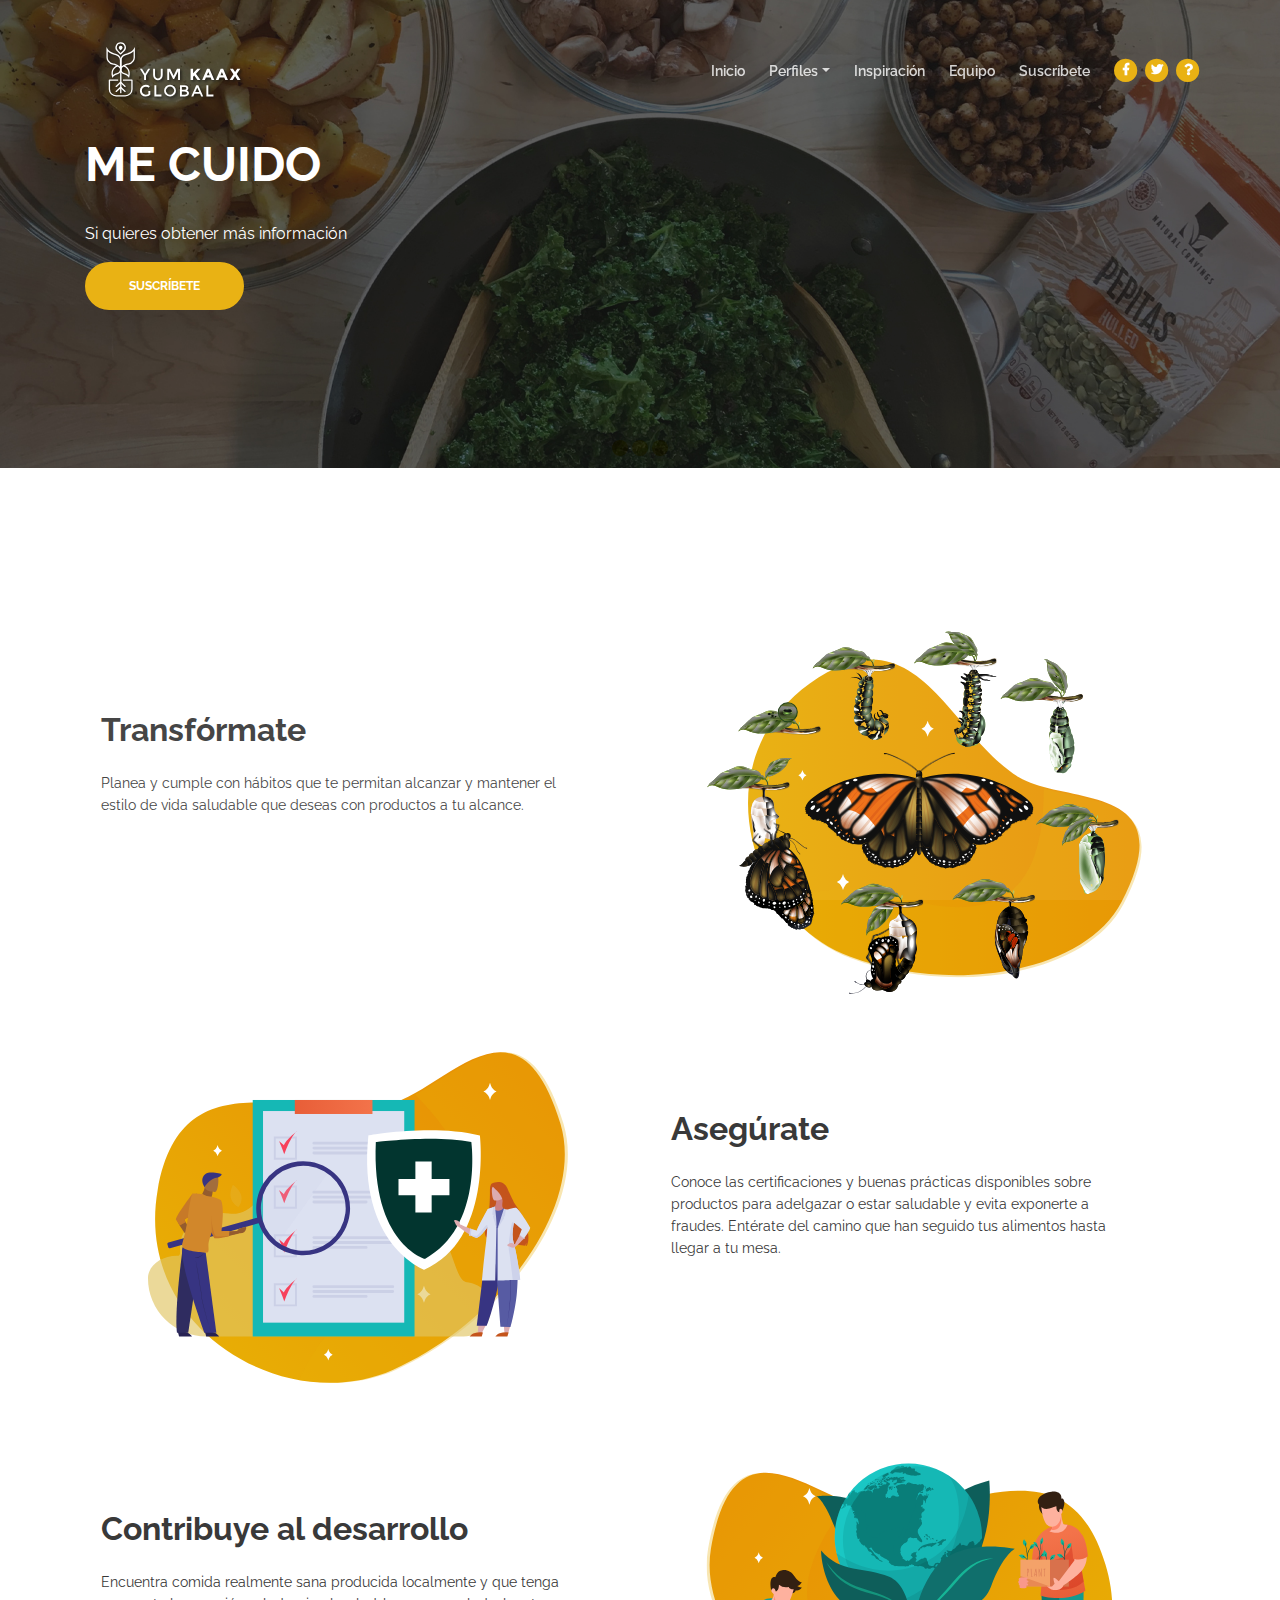
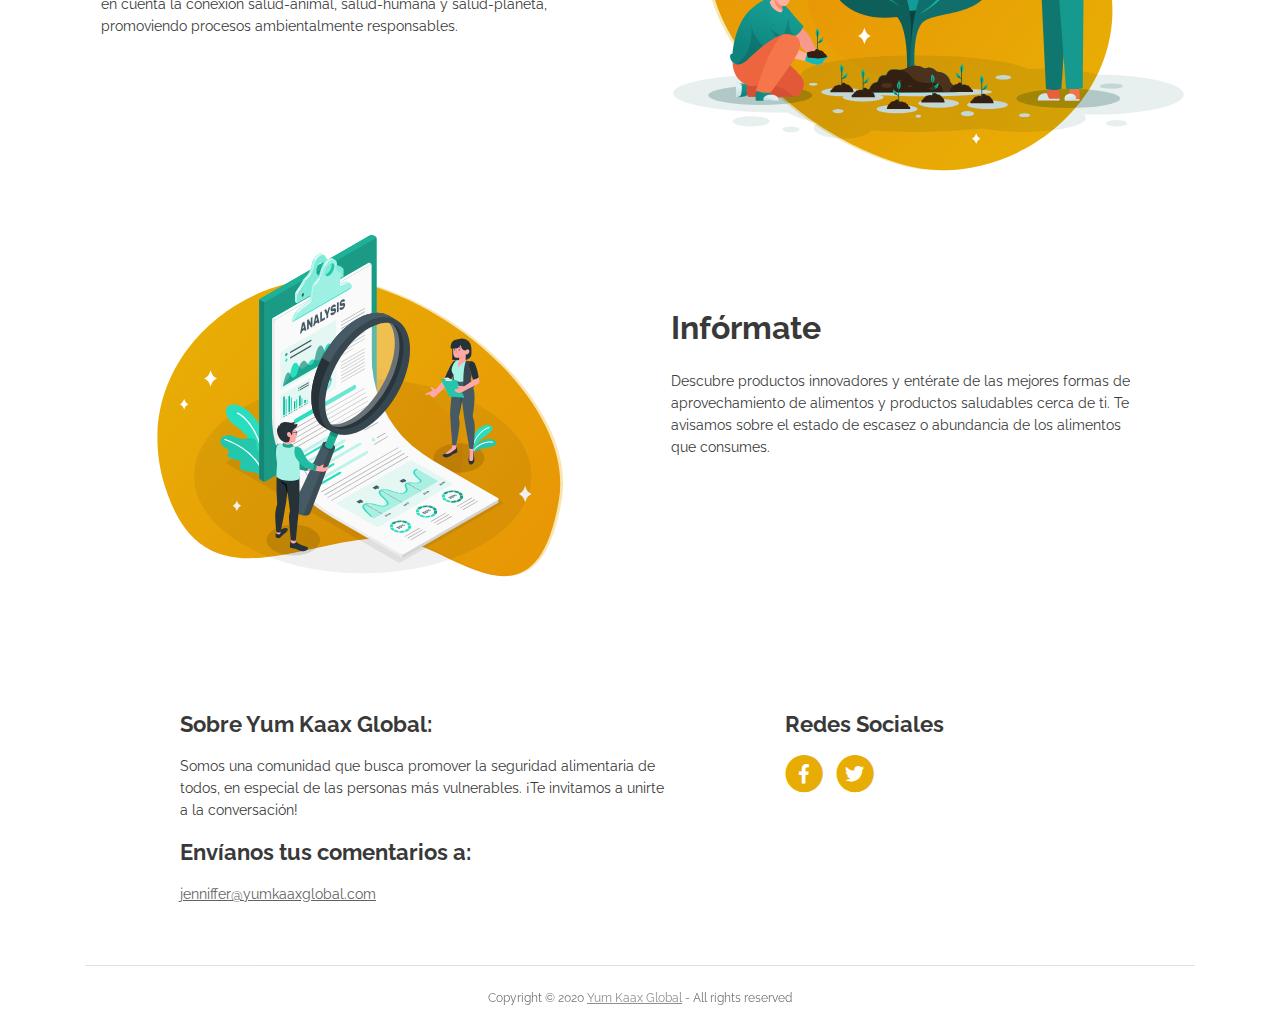
<file: care.html>
<!DOCTYPE html>
<html lang="en">

<head>
    <meta charset="utf-8">
    <meta name="viewport" content="width=device-width, initial-scale=1, shrink-to-fit=no">

    <!-- SEO Meta Tags -->
    <meta name="description" content="Transformando con el alma - yumkaaxglobal - Sitio web de salud y bienestar.">
    <!-- <meta name="description" content="Transformando con el alma - @yumkaaxglobal - Sitio web de salud y bienestar - Somos una comunidad que busca promover la seguridad alimentaria de todos, y en especial las personas más vulnerables. ¡Te invitamos a unirte a la conversación!"> -->
    <meta name="author" content="YumKaaxGlobal">

    <!-- OG Meta Tags to improve the way the post looks when you share the page on LinkedIn, Facebook, Google+ -->
    <meta property="og:site_name" content="" /> <!-- website name -->
    <meta property="og:site" content="" /> <!-- website link -->
    <meta property="og:title" content="" /> <!-- title shown in the actual shared post -->
    <meta property="og:description" content="" /> <!-- description shown in the actual shared post -->
    <meta property="og:image" content="" /> <!-- image link, make sure it's jpg -->
    <meta property="og:url" content="" /> <!-- where do you want your post to link to -->
    <meta property="og:type" content="article" />

    <!-- Website Title -->
    <title>Yum Kaax Global - Me cuido</title>

    <!-- Styles -->
    <link href="https://fonts.googleapis.com/css?family=Raleway:400,400i,600,700,700i&amp;subset=latin-ext"
        rel="stylesheet">
    <link href="css/bootstrap.css" rel="stylesheet">
    <link href="css/fontawesome-all.css" rel="stylesheet">
    <link href="css/swiper.css" rel="stylesheet">
    <link href="css/magnific-popup.css" rel="stylesheet">
    <link href="css/styles.css" rel="stylesheet">

    <!-- Favicon  -->
    <link rel="icon" href="images/favicon.png">
</head>

<body data-spy="scroll" data-target=".fixed-top">

    <!-- Preloader -->
    <div class="spinner-wrapper">
        <div class="spinner">
            <div class="bounce1"></div>
            <div class="bounce2"></div>
            <div class="bounce3"></div>
        </div>
    </div>
    <!-- end of preloader -->


    <!-- Navigation -->
    <nav class="navbar navbar-expand-lg navbar-dark navbar-custom fixed-top">
        <!-- Text Logo - Use this if you don't have a graphic logo -->
        <!-- <a class="navbar-brand logo-text page-scroll" href="index.html">Evolo</a> -->

        <!-- Image Logo -->
        <a class="navbar-brand logo-image" href="index.html">
            <img src="images/logo.svg" alt="alternative">
        </a>

        <!-- Image Logo -->
        <a class="navbar-brand logo-image-1" href="index.html">
            <img src="images/logo_1.svg" alt="alternative">
        </a>

        <!-- Mobile Menu Toggle Button -->
        <button class="navbar-toggler" type="button" data-toggle="collapse" data-target="#navbarsExampleDefault"
            aria-controls="navbarsExampleDefault" aria-expanded="false" aria-label="Toggle navigation">
            <span class="navbar-toggler-awesome fas fa-bars"></span>
            <span class="navbar-toggler-awesome fas fa-times"></span>
        </button>
        <!-- end of mobile menu toggle button -->

        <div class="collapse navbar-collapse" id="navbarsExampleDefault">
            <ul class="navbar-nav ml-auto">
                <li class="nav-item">
                    <a class="nav-link page-scroll" href="index.html#header">Inicio<span class="sr-only">(current)</span></a>
                </li>          
                <li class="nav-item dropdown">
                    <a class="nav-link dropdown-toggle page-scroll" id="navbarDropdown" role="button" aria-haspopup="true" aria-expanded="false">Perfiles</a>
                    <div class="dropdown-menu" aria-labelledby="navbarDropdown">
                        <a class="dropdown-item page-scroll" href="athlete.html"><span class="item-text">Hago deporte</span></a>
                        <div class="dropdown-items-divide-hr"></div>
                        <a class="dropdown-item page-scroll" href="care.html"><span class="item-text">Me cuido</span></a>
                        <div class="dropdown-items-divide-hr"></div>
                        <a class="dropdown-item page-scroll" href="health.html"><span class="item-text">Debo cuidarme</span></a>
                    </div>
                </li>
                <!-- end of dropdown menu -->
                <li class="nav-item">
                    <a class="nav-link page-scroll" href="index.html#testimonials">Inspiración</a>
                </li>
                <li class="nav-item">
                    <a class="nav-link page-scroll" href="index.html#about">Equipo</a>
                </li>
                <li class="nav-item">
                    <a class="nav-link page-scroll" href="index.html#contact">Suscríbete</a>
                </li>
            </ul>
            <span class="nav-item social-icons">
                <span class="fa-stack">
                    <a href="https://www.facebook.com/yumkaaxglobal/" target="_blank">
                        <i class="fas fa-circle fa-stack-2x facebook"></i>
                        <i class="fab fa-facebook-f fa-stack-1x"></i>
                    </a>
                </span>
                <span class="fa-stack">
                    <a href=" https://twitter.com/YumKaaxG" target="_blank">
                        <i class="fas fa-circle fa-stack-2x twitter"></i>
                        <i class="fab fa-twitter fa-stack-1x"></i>
                    </a>
                </span>
                <span class="fa-stack">
                    <a href="https://docs.google.com/forms/d/e/1FAIpQLSeA_AJqteNy6HpXZyhu8c5VoPPW3HabxzTLnEAvE2-xOngmEw/viewform?usp=sf_link" target="_blank">
                        <i class="fas fa-circle fa-stack-2x question" target="_blank"></i>
                        <i class="fa fa-question fa-stack-1x"></i>
                    </a>
                </span>
            </span>
        </div>
    </nav> <!-- end of navbar -->
    <!-- end of navigation -->


    <!-- Header -->
    <header id="header" class="header2">
        <div class="header-content">
            <div class="container">
                <div class="row">
                    <div class="col-lg-8">
                        <div class="text-container">
                            <h1><span class="turquoise">ME CUIDO</span></h1>
                            <br>
                            <p class="p-large-header">Si quieres obtener más información</p>
                            <a class="btn-solid-lg page-scroll" href="index.html#contact">SUSCRÍBETE</a>
                        </div>
                    </div>
                    <div class="col-lg-4">
                    </div>
                    <!-- <div class="col-lg-4"></div> -->
                </div>
            </div>
        </div>
    </header>
    <!-- end of Header -->

    <!-- Transformation -->
    <div id="transformation" class="basic-1">
        <div class="container">
            <div class="row">
                <div class="col-lg-6">
                    <div class="text-container">
                        <h2>Transfórmate</h2>
                        <p>Planea y cumple con hábitos que te permitan alcanzar y mantener  el estilo de vida saludable que deseas con productos a tu alcance.</p>
                    </div> <!-- end of text-container -->
                </div> <!-- end of col -->
                <div class="col-lg-6">
                    <div class="image-container">
                        <img class="img-fluid" src="images/details-1-transformation.svg" alt="alternative">
                    </div> <!-- end of image-container -->
                </div> <!-- end of col -->
            </div> <!-- end of row -->
        </div> <!-- end of container -->
        <div class="container">
            <div class="row">
                <div class="col-lg-6">
                    <div class="image-container">
                        <img class="img-fluid" src="images/details-2-security.svg" alt="alternative">
                    </div> <!-- end of image-container -->
                </div> <!-- end of col -->
                <div class="col-lg-6">
                    <div class="text-container">
                        <h2>Asegúrate</h2>
                        <p>Conoce las certificaciones y buenas prácticas disponibles sobre productos para adelgazar o estar saludable y evita exponerte a fraudes. Entérate del camino que han seguido tus alimentos hasta llegar a tu mesa.</p>
                    </div> <!-- end of text-container -->
                </div> <!-- end of col -->
            </div> <!-- end of row -->
        </div> <!-- end of container -->
        <div class="container">
            <div class="row">
                <div class="col-lg-6">
                    <div class="text-container">
                        <h2>Contribuye al desarrollo</h2>
                        <p>Encuentra comida realmente sana producida localmente y que tenga en cuenta la conexión salud-animal, salud-humana y salud-planeta, promoviendo procesos ambientalmente responsables.</p>
                    </div> <!-- end of text-container -->
                </div> <!-- end of col -->
                <div class="col-lg-6">
                    <div class="image-container">
                        <img class="img-fluid" src="images/details-3-development.svg" alt="alternative">
                    </div> <!-- end of image-container -->
                </div> <!-- end of col -->
            </div> <!-- end of row -->
        </div> <!-- end of container -->
        <div class="container">
            <div class="row">
                <div class="col-lg-6">
                    <div class="image-container">
                        <img class="img-fluid" src="images/details-4-information.svg" alt="alternative">
                    </div> <!-- end of image-container -->
                </div> <!-- end of col -->
                <div class="col-lg-6">
                    <div class="text-container">
                        <h2>Infórmate</h2>
                        <p>Descubre productos innovadores y entérate de las mejores formas de aprovechamiento de alimentos y productos saludables cerca de ti. Te avisamos sobre el estado de escasez o abundancia de los alimentos que consumes.</p>
                    </div> <!-- end of text-container -->
                </div> <!-- end of col -->
            </div> <!-- end of row -->
        </div> <!-- end of container -->
    </div> <!-- end of basic-1 -->
    <!-- end of Transformation -->


    <!-- Footer -->
    <div class="footer">
        <div class="container">
            <div class="row">
                <div class="col-md-1"></div>
                <div class="col-md-6">
                    <div class="footer-col">
                        <h4>Sobre Yum Kaax Global:</h4>
                        <p>Somos una comunidad que busca promover la seguridad alimentaria de todos, en especial de las
                            personas más vulnerables. ¡Te invitamos a unirte a la conversación!</p>
                        <h4>Envíanos tus comentarios a:</h4>
                        <a href="mailto:jenniffer@yumkaaxglobal.com">jenniffer@yumkaaxglobal.com</a>
                    </div>
                </div> <!-- end of col -->
                <div class="col-md-4">
                    <div class="footer-col last">
                        <h4>Redes Sociales</h4>
                        <span class="fa-stack">
                            <a href="https://www.facebook.com/yumkaaxglobal/" target="_blank">
                                <i class="fas fa-circle fa-stack-2x"></i>
                                <i class="fab fa-facebook-f fa-stack-1x"></i>
                            </a>
                        </span>
                        <span class="fa-stack">
                            <a href=" https://twitter.com/YumKaaxG" target="_blank">
                                <i class="fas fa-circle fa-stack-2x"></i>
                                <i class="fab fa-twitter fa-stack-1x"></i>
                            </a>
                        </span>
                    </div>
                </div> <!-- end of col -->
                <div class="col-md-1"></div>
            </div> <!-- end of row -->
        </div> <!-- end of container -->
    </div> <!-- end of footer -->
    <!-- end of footer -->


    <!-- Copyright -->
    <div class="copyright">
        <div class="container">
            <div class="row">
                <div class="col-lg-12">
                    <p class="p-small">Copyright © 2020 <a href="http://www.yumkaaxglobal.com/">Yum Kaax Global</a> -
                        All rights reserved</p>
                </div> <!-- end of col -->
            </div> <!-- enf of row -->
        </div> <!-- end of container -->
    </div> <!-- end of copyright -->
    <!-- end of copyright -->


    <!-- Scripts -->
    <script src="js/jquery.min.js"></script> <!-- jQuery for Bootstrap's JavaScript plugins -->
    <script src="js/popper.min.js"></script> <!-- Popper tooltip library for Bootstrap -->
    <script src="js/bootstrap.min.js"></script> <!-- Bootstrap framework -->
    <script src="js/jquery.easing.min.js"></script> <!-- jQuery Easing for smooth scrolling between anchors -->
    <script src="js/swiper.min.js"></script> <!-- Swiper for image and text sliders -->
    <script src="js/jquery.magnific-popup.js"></script> <!-- Magnific Popup for lightboxes -->
    <script src="js/validator.min.js"></script> <!-- Validator.js - Bootstrap plugin that validates forms -->
    <script src="js/scripts.js"></script> <!-- Custom scripts -->
</body>

</html>
</file>
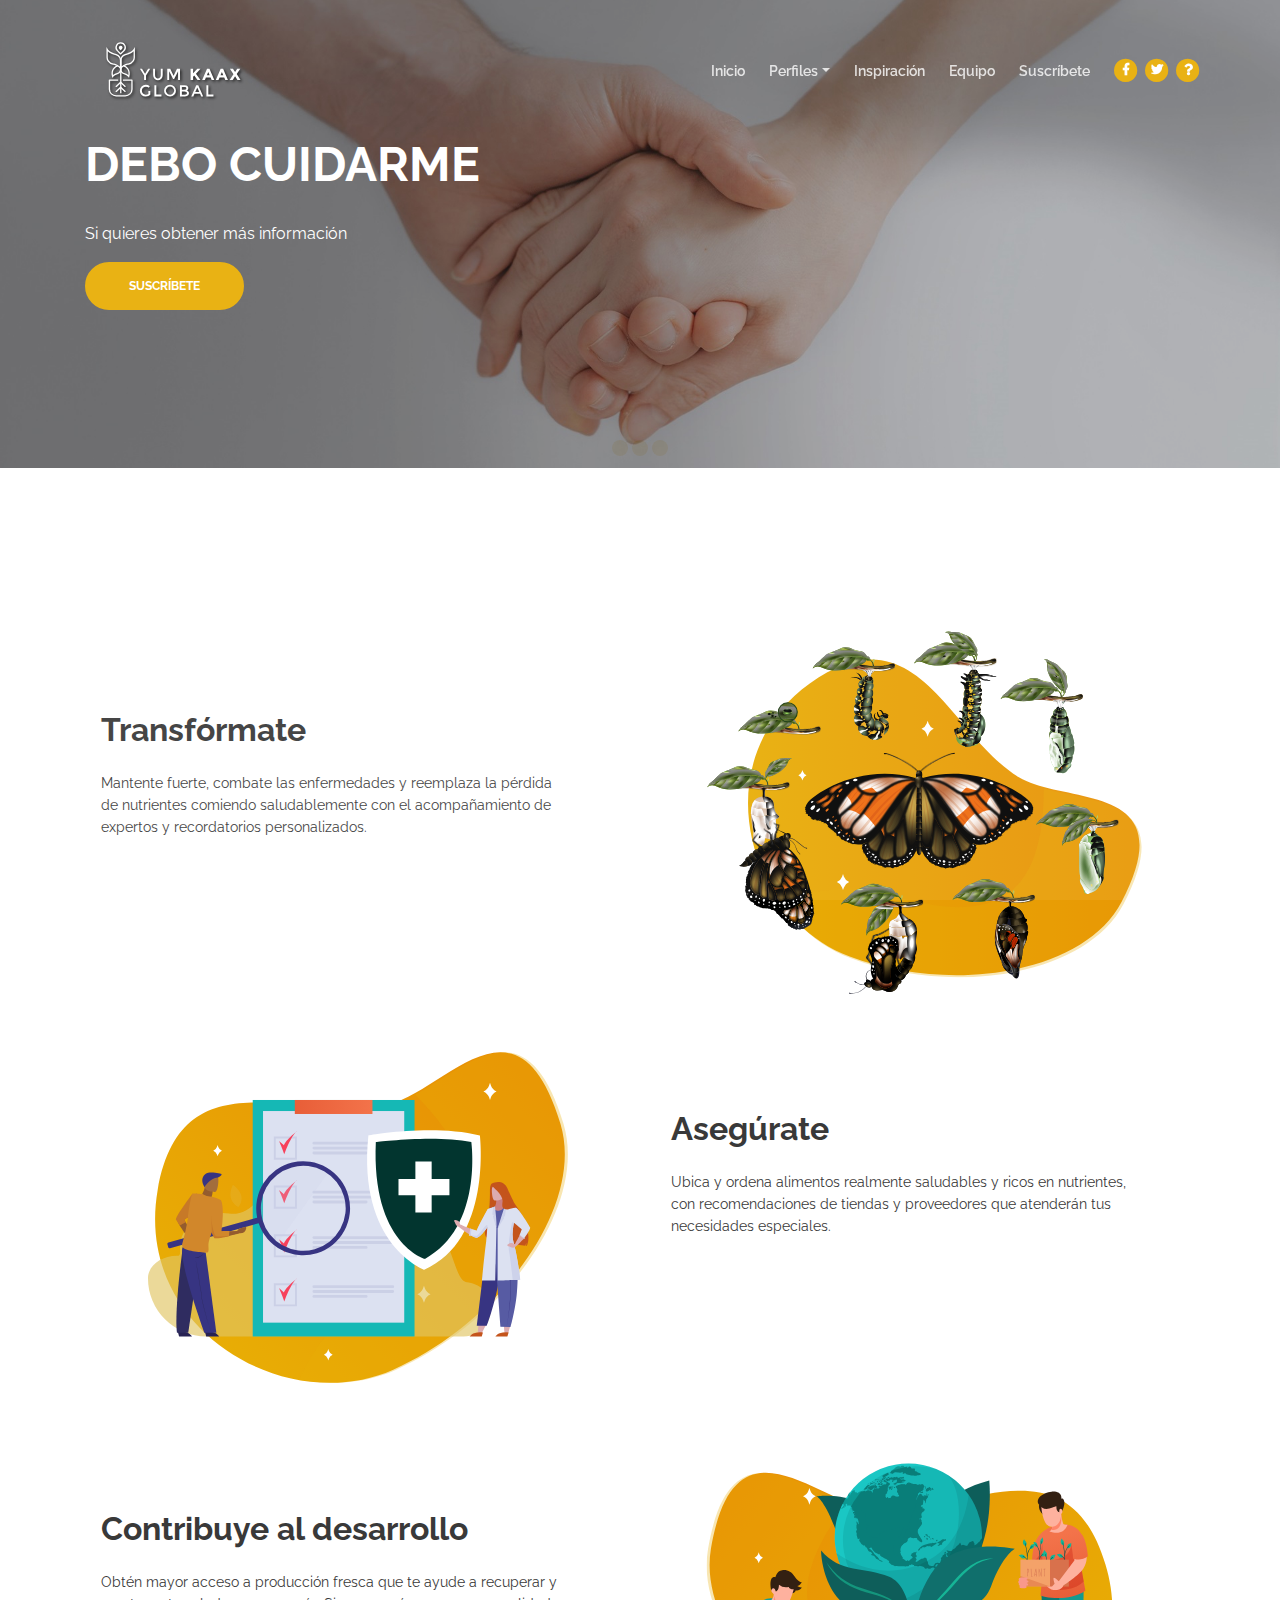
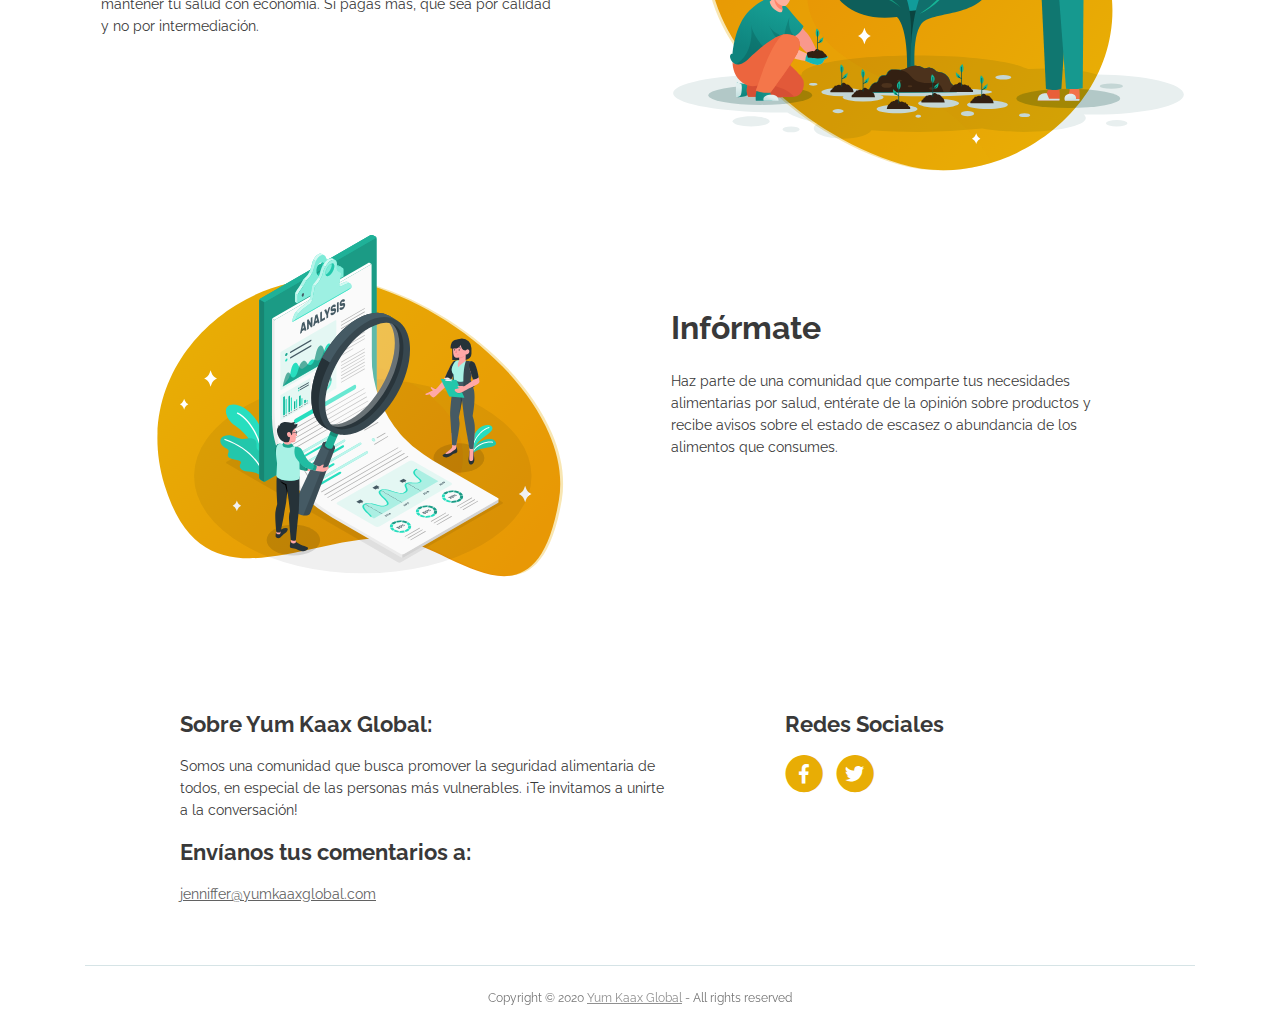
<file: health.html>
<!DOCTYPE html>
<html lang="en">

<head>
    <meta charset="utf-8">
    <meta name="viewport" content="width=device-width, initial-scale=1, shrink-to-fit=no">

    <!-- SEO Meta Tags -->
    <meta name="description" content="Transformando con el alma - yumkaaxglobal - Sitio web de salud y bienestar.">
    <!-- <meta name="description" content="Transformando con el alma - @yumkaaxglobal - Sitio web de salud y bienestar - Somos una comunidad que busca promover la seguridad alimentaria de todos, y en especial las personas más vulnerables. ¡Te invitamos a unirte a la conversación!"> -->
    <meta name="author" content="YumKaaxGlobal">

    <!-- OG Meta Tags to improve the way the post looks when you share the page on LinkedIn, Facebook, Google+ -->
    <meta property="og:site_name" content="" /> <!-- website name -->
    <meta property="og:site" content="" /> <!-- website link -->
    <meta property="og:title" content="" /> <!-- title shown in the actual shared post -->
    <meta property="og:description" content="" /> <!-- description shown in the actual shared post -->
    <meta property="og:image" content="" /> <!-- image link, make sure it's jpg -->
    <meta property="og:url" content="" /> <!-- where do you want your post to link to -->
    <meta property="og:type" content="article" />

    <!-- Website Title -->
    <title>Yum Kaax Global - Debo cuidarme</title>

    <!-- Styles -->
    <link href="https://fonts.googleapis.com/css?family=Raleway:400,400i,600,700,700i&amp;subset=latin-ext"
        rel="stylesheet">
    <link href="css/bootstrap.css" rel="stylesheet">
    <link href="css/fontawesome-all.css" rel="stylesheet">
    <link href="css/swiper.css" rel="stylesheet">
    <link href="css/magnific-popup.css" rel="stylesheet">
    <link href="css/styles.css" rel="stylesheet">

    <!-- Favicon  -->
    <link rel="icon" href="images/favicon.png">
</head>

<body data-spy="scroll" data-target=".fixed-top">

    <!-- Preloader -->
    <div class="spinner-wrapper">
        <div class="spinner">
            <div class="bounce1"></div>
            <div class="bounce2"></div>
            <div class="bounce3"></div>
        </div>
    </div>
    <!-- end of preloader -->


    <!-- Navigation -->
    <nav class="navbar navbar-expand-lg navbar-dark navbar-custom fixed-top">
        <!-- Text Logo - Use this if you don't have a graphic logo -->
        <!-- <a class="navbar-brand logo-text page-scroll" href="index.html">Evolo</a> -->

        <!-- Image Logo -->
        <a class="navbar-brand logo-image" href="index.html">
            <img src="images/logo.svg" alt="alternative">
        </a>

        <!-- Image Logo -->
        <a class="navbar-brand logo-image-1" href="index.html">
            <img src="images/logo_1.svg" alt="alternative">
        </a>

        <!-- Mobile Menu Toggle Button -->
        <button class="navbar-toggler" type="button" data-toggle="collapse" data-target="#navbarsExampleDefault"
            aria-controls="navbarsExampleDefault" aria-expanded="false" aria-label="Toggle navigation">
            <span class="navbar-toggler-awesome fas fa-bars"></span>
            <span class="navbar-toggler-awesome fas fa-times"></span>
        </button>
        <!-- end of mobile menu toggle button -->

        <div class="collapse navbar-collapse" id="navbarsExampleDefault">
            <ul class="navbar-nav ml-auto">
                <li class="nav-item">
                    <a class="nav-link page-scroll" href="index.html#header">Inicio<span class="sr-only">(current)</span></a>
                </li>          
                <li class="nav-item dropdown">
                    <a class="nav-link dropdown-toggle page-scroll" id="navbarDropdown" role="button" aria-haspopup="true" aria-expanded="false">Perfiles</a>
                    <div class="dropdown-menu" aria-labelledby="navbarDropdown">
                        <a class="dropdown-item page-scroll" href="athlete.html"><span class="item-text">Hago deporte</span></a>
                        <div class="dropdown-items-divide-hr"></div>
                        <a class="dropdown-item page-scroll" href="care.html"><span class="item-text">Me cuido</span></a>
                        <div class="dropdown-items-divide-hr"></div>
                        <a class="dropdown-item page-scroll" href="health.html"><span class="item-text">Debo cuidarme</span></a>
                    </div>
                </li>
                <!-- end of dropdown menu -->
                <li class="nav-item">
                    <a class="nav-link page-scroll" href="index.html#testimonials">Inspiración</a>
                </li>
                <li class="nav-item">
                    <a class="nav-link page-scroll" href="index.html#about">Equipo</a>
                </li>
                <li class="nav-item">
                    <a class="nav-link page-scroll" href="index.html#contact">Suscríbete</a>
                </li>
            </ul>
            <span class="nav-item social-icons">
                <span class="fa-stack">
                    <a href="https://www.facebook.com/yumkaaxglobal/" target="_blank">
                        <i class="fas fa-circle fa-stack-2x facebook"></i>
                        <i class="fab fa-facebook-f fa-stack-1x"></i>
                    </a>
                </span>
                <span class="fa-stack">
                    <a href=" https://twitter.com/YumKaaxG" target="_blank">
                        <i class="fas fa-circle fa-stack-2x twitter"></i>
                        <i class="fab fa-twitter fa-stack-1x"></i>
                    </a>
                </span>
                <span class="fa-stack">
                    <a href="https://docs.google.com/forms/d/e/1FAIpQLSeA_AJqteNy6HpXZyhu8c5VoPPW3HabxzTLnEAvE2-xOngmEw/viewform?usp=sf_link" target="_blank">
                        <i class="fas fa-circle fa-stack-2x question" target="_blank"></i>
                        <i class="fa fa-question fa-stack-1x"></i>
                    </a>
                </span>
            </span>
        </div>
    </nav> <!-- end of navbar -->
    <!-- end of navigation -->


    <!-- Header -->
    <header id="header" class="header3">
        <div class="header-content">
            <div class="container">
                <div class="row">
                    <div class="col-lg-8">
                        <div class="text-container">
                            <h1><span class="turquoise">DEBO CUIDARME</span></h1>
                            <br>
                            <p class="p-large-header">Si quieres obtener más información</p>
                            <a class="btn-solid-lg page-scroll" href="index.html#contact">SUSCRÍBETE</a>
                        </div>
                    </div>
                    <div class="col-lg-4">
                    </div>
                    <!-- <div class="col-lg-4"></div> -->
                </div>
            </div>
        </div>
    </header>
    <!-- end of Header -->

    <!-- Transformation -->
    <div id="transformation" class="basic-1">
        <div class="container">
            <div class="row">
                <div class="col-lg-6">
                    <div class="text-container">
                        <h2>Transfórmate</h2>
                        <p>Mantente fuerte, combate las enfermedades y reemplaza la pérdida de nutrientes comiendo saludablemente con el acompañamiento de expertos y recordatorios personalizados.</p>
                    </div> <!-- end of text-container -->
                </div> <!-- end of col -->
                <div class="col-lg-6">
                    <div class="image-container">
                        <img class="img-fluid" src="images/details-1-transformation.svg" alt="alternative">
                    </div> <!-- end of image-container -->
                </div> <!-- end of col -->
            </div> <!-- end of row -->
        </div> <!-- end of container -->
        <div class="container">
            <div class="row">
                <div class="col-lg-6">
                    <div class="image-container">
                        <img class="img-fluid" src="images/details-2-security.svg" alt="alternative">
                    </div> <!-- end of image-container -->
                </div> <!-- end of col -->
                <div class="col-lg-6">
                    <div class="text-container">
                        <h2>Asegúrate</h2>
                        <p>Ubica y ordena alimentos realmente saludables y ricos en nutrientes, con recomendaciones de tiendas y proveedores que atenderán tus necesidades especiales.</p>
                    </div> <!-- end of text-container -->
                </div> <!-- end of col -->
            </div> <!-- end of row -->
        </div> <!-- end of container -->
        <div class="container">
            <div class="row">
                <div class="col-lg-6">
                    <div class="text-container">
                        <h2>Contribuye al desarrollo</h2>
                        <p>Obtén mayor acceso a producción fresca que te ayude a recuperar y mantener tu salud con economía. Si pagas más, que sea por calidad y no por intermediación.</p>
                    </div> <!-- end of text-container -->
                </div> <!-- end of col -->
                <div class="col-lg-6">
                    <div class="image-container">
                        <img class="img-fluid" src="images/details-3-development.svg" alt="alternative">
                    </div> <!-- end of image-container -->
                </div> <!-- end of col -->
            </div> <!-- end of row -->
        </div> <!-- end of container -->
        <div class="container">
            <div class="row">
                <div class="col-lg-6">
                    <div class="image-container">
                        <img class="img-fluid" src="images/details-4-information.svg" alt="alternative">
                    </div> <!-- end of image-container -->
                </div> <!-- end of col -->
                <div class="col-lg-6">
                    <div class="text-container">
                        <h2>Infórmate</h2>
                        <p>Haz parte de una comunidad que comparte tus necesidades alimentarias por salud, entérate de la opinión sobre productos y recibe avisos sobre el estado de escasez o abundancia de los alimentos que consumes.</p>
                    </div> <!-- end of text-container -->
                </div> <!-- end of col -->
            </div> <!-- end of row -->
        </div> <!-- end of container -->
    </div> <!-- end of basic-1 -->
    <!-- end of Transformation -->


    <!-- Footer -->
    <div class="footer">
        <div class="container">
            <div class="row">
                <div class="col-md-1"></div>
                <div class="col-md-6">
                    <div class="footer-col">
                        <h4>Sobre Yum Kaax Global:</h4>
                        <p>Somos una comunidad que busca promover la seguridad alimentaria de todos, en especial de las
                            personas más vulnerables. ¡Te invitamos a unirte a la conversación!</p>
                        <h4>Envíanos tus comentarios a:</h4>
                        <a href="mailto:jenniffer@yumkaaxglobal.com">jenniffer@yumkaaxglobal.com</a>
                    </div>
                </div> <!-- end of col -->
                <div class="col-md-4">
                    <div class="footer-col last">
                        <h4>Redes Sociales</h4>
                        <span class="fa-stack">
                            <a href="https://www.facebook.com/yumkaaxglobal/" target="_blank">
                                <i class="fas fa-circle fa-stack-2x"></i>
                                <i class="fab fa-facebook-f fa-stack-1x"></i>
                            </a>
                        </span>
                        <span class="fa-stack">
                            <a href=" https://twitter.com/YumKaaxG" target="_blank">
                                <i class="fas fa-circle fa-stack-2x"></i>
                                <i class="fab fa-twitter fa-stack-1x"></i>
                            </a>
                        </span>
                    </div>
                </div> <!-- end of col -->
                <div class="col-md-1"></div>
            </div> <!-- end of row -->
        </div> <!-- end of container -->
    </div> <!-- end of footer -->
    <!-- end of footer -->


    <!-- Copyright -->
    <div class="copyright">
        <div class="container">
            <div class="row">
                <div class="col-lg-12">
                    <p class="p-small">Copyright © 2020 <a href="http://www.yumkaaxglobal.com/">Yum Kaax Global</a> -
                        All rights reserved</p>
                </div> <!-- end of col -->
            </div> <!-- enf of row -->
        </div> <!-- end of container -->
    </div> <!-- end of copyright -->
    <!-- end of copyright -->


    <!-- Scripts -->
    <script src="js/jquery.min.js"></script> <!-- jQuery for Bootstrap's JavaScript plugins -->
    <script src="js/popper.min.js"></script> <!-- Popper tooltip library for Bootstrap -->
    <script src="js/bootstrap.min.js"></script> <!-- Bootstrap framework -->
    <script src="js/jquery.easing.min.js"></script> <!-- jQuery Easing for smooth scrolling between anchors -->
    <script src="js/swiper.min.js"></script> <!-- Swiper for image and text sliders -->
    <script src="js/jquery.magnific-popup.js"></script> <!-- Magnific Popup for lightboxes -->
    <script src="js/validator.min.js"></script> <!-- Validator.js - Bootstrap plugin that validates forms -->
    <script src="js/scripts.js"></script> <!-- Custom scripts -->
</body>

</html>
</file>
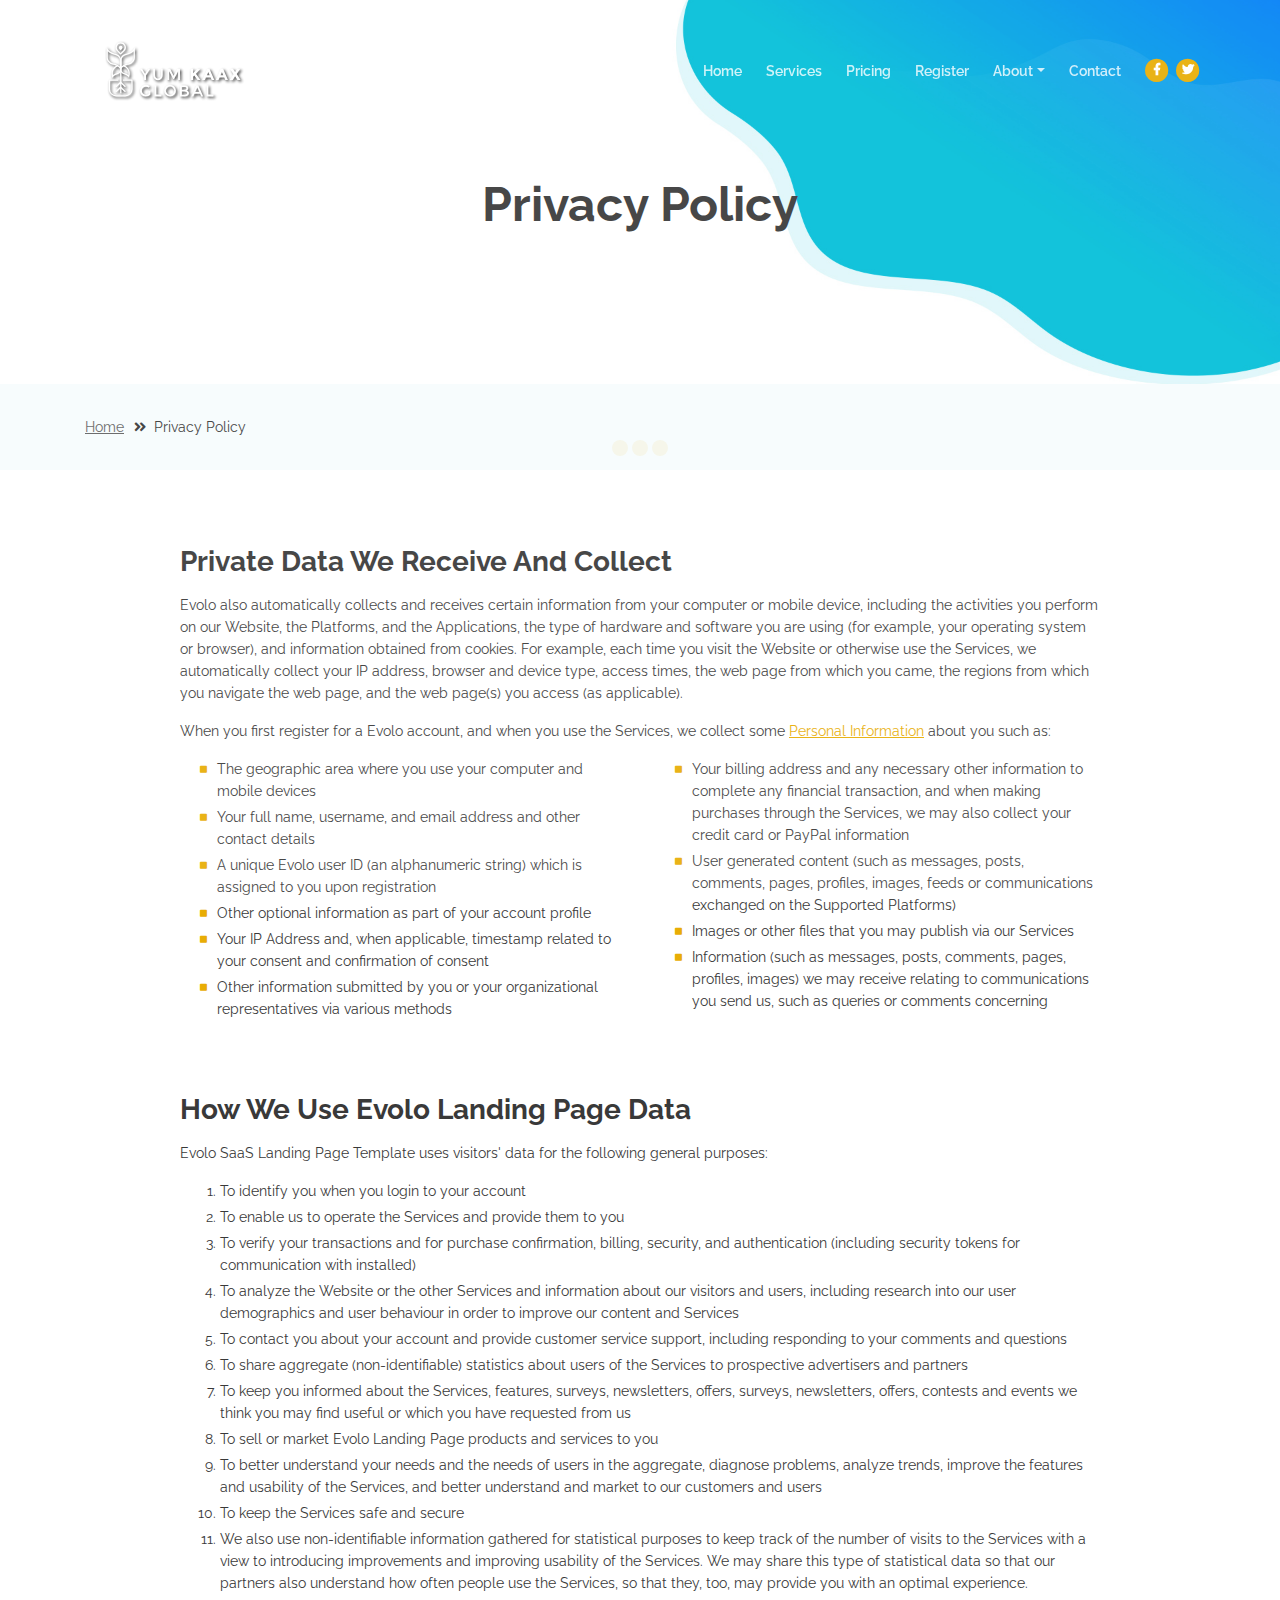
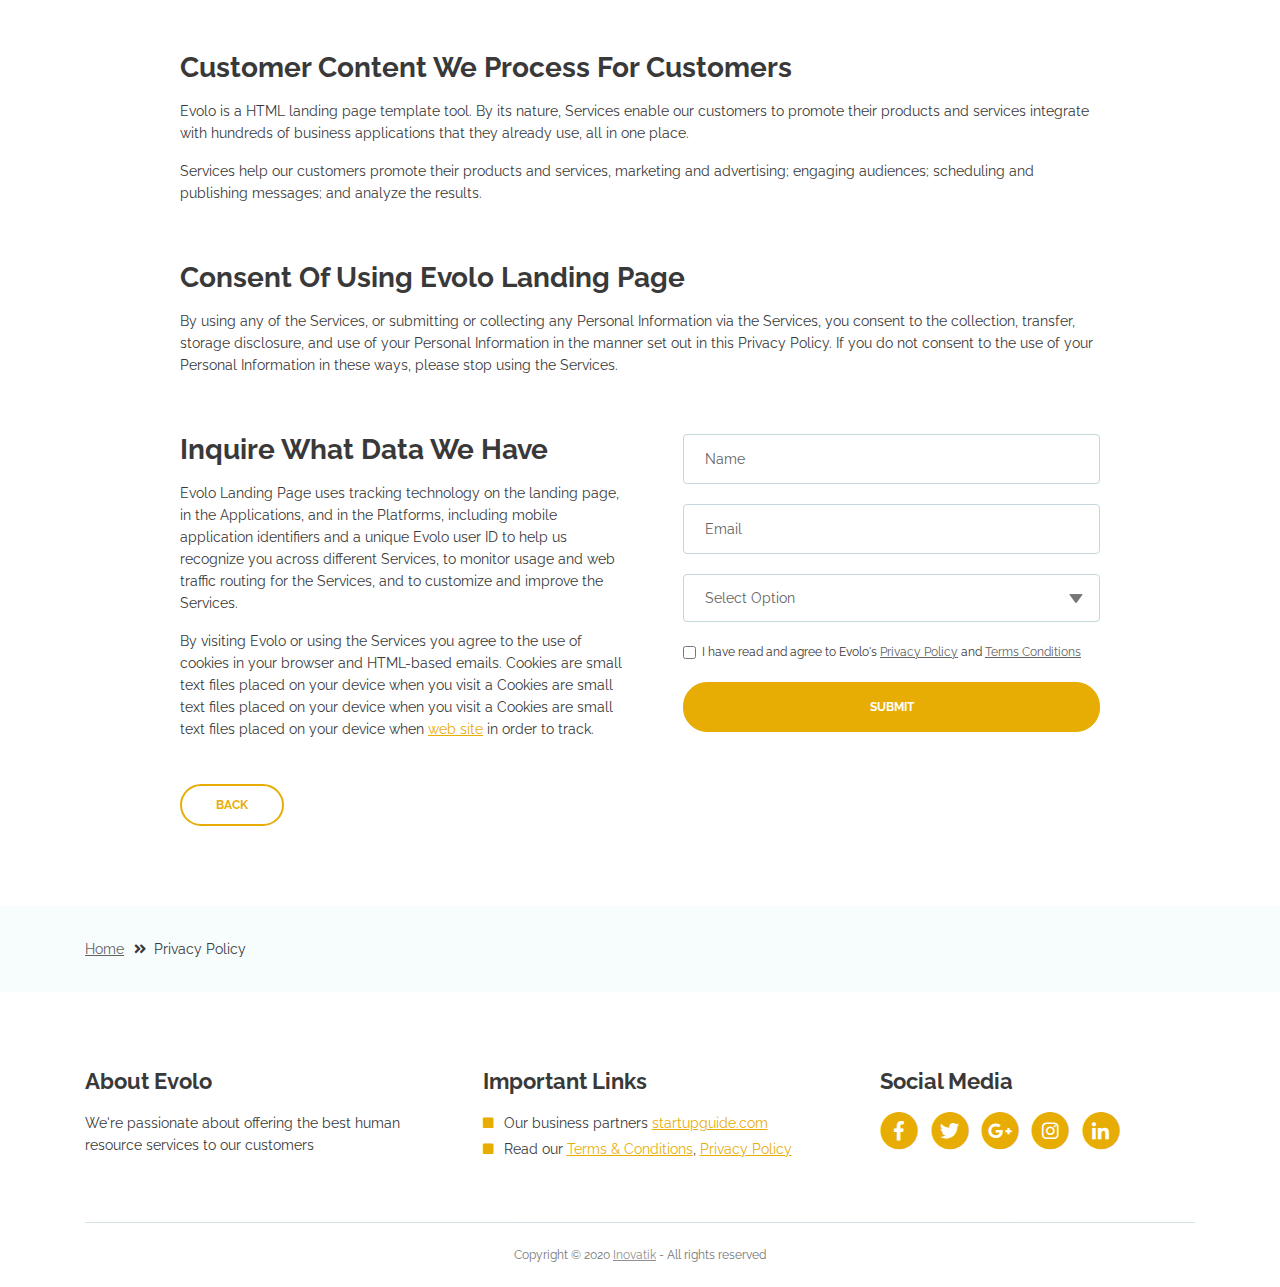
<file: privacy-policy.html>
<!DOCTYPE html>
<html lang="en">
<head>
    <meta charset="utf-8">
    <meta name="viewport" content="width=device-width, initial-scale=1, shrink-to-fit=no">
    
    <!-- SEO Meta Tags -->
    <meta name="description" content="Create a stylish landing page for your business startup and get leads for the offered services with this HTML landing page template.">
    <meta name="author" content="Inovatik">

    <!-- OG Meta Tags to improve the way the post looks when you share the page on LinkedIn, Facebook, Google+ -->
	<meta property="og:site_name" content="" /> <!-- website name -->
	<meta property="og:site" content="" /> <!-- website link -->
	<meta property="og:title" content=""/> <!-- title shown in the actual shared post -->
	<meta property="og:description" content="" /> <!-- description shown in the actual shared post -->
	<meta property="og:image" content="" /> <!-- image link, make sure it's jpg -->
	<meta property="og:url" content="" /> <!-- where do you want your post to link to -->
	<meta property="og:type" content="article" />

    <!-- Website Title -->
    <title>Privacy Policy - Evolo - StartUp HTML Landing Page Template</title>
    
    <!-- Styles -->
    <link href="https://fonts.googleapis.com/css?family=Raleway:400,400i,600,700,700i&amp;subset=latin-ext" rel="stylesheet">
    <link href="css/bootstrap.css" rel="stylesheet">
    <link href="css/fontawesome-all.css" rel="stylesheet">
    <link href="css/swiper.css" rel="stylesheet">
	<link href="css/magnific-popup.css" rel="stylesheet">
    <link href="css/styles.css" rel="stylesheet">
	
	<!-- Favicon  -->
    <link rel="icon" href="images/favicon.png">
</head>
<body data-spy="scroll" data-target=".fixed-top">
    
    <!-- Preloader -->
	<div class="spinner-wrapper">
        <div class="spinner">
            <div class="bounce1"></div>
            <div class="bounce2"></div>
            <div class="bounce3"></div>
        </div>
    </div>
    <!-- end of preloader -->
    

    <!-- Navbar -->
    <nav class="navbar navbar-expand-lg navbar-dark navbar-custom fixed-top">
        <!-- Text Logo - Use this if you don't have a graphic logo -->
        <!-- <a class="navbar-brand logo-text page-scroll" href="index.html">Evolo</a> -->

        <!-- Image Logo -->
        <a class="navbar-brand logo-image" href="index.html"><img src="images/logo.svg" alt="alternative"></a>
        
        <!-- Mobile Menu Toggle Button -->
        <button class="navbar-toggler" type="button" data-toggle="collapse" data-target="#navbarsExampleDefault" aria-controls="navbarsExampleDefault" aria-expanded="false" aria-label="Toggle navigation">
            <span class="navbar-toggler-awesome fas fa-bars"></span>
            <span class="navbar-toggler-awesome fas fa-times"></span>
        </button>
        <!-- end of mobile menu toggle button -->

        <div class="collapse navbar-collapse" id="navbarsExampleDefault">
            <ul class="navbar-nav ml-auto">
                <li class="nav-item">
                    <a class="nav-link page-scroll" href="index.html#header">Home <span class="sr-only">(current)</span></a>
                </li>
                <li class="nav-item">
                    <a class="nav-link page-scroll" href="index.html#services">Services</a>
                </li>
                <li class="nav-item">
                    <a class="nav-link page-scroll" href="index.html#details">Pricing</a>
                </li>
                <li class="nav-item">
                    <a class="nav-link page-scroll" href="index.html#pricing">Register</a>
                </li>

                <!-- Dropdown Menu -->          
                <li class="nav-item dropdown">
                    <a class="nav-link dropdown-toggle page-scroll" href="index.html#about" id="navbarDropdown" role="button" aria-haspopup="true" aria-expanded="false">About</a>
                    <div class="dropdown-menu" aria-labelledby="navbarDropdown">
                        <a class="dropdown-item" href="terms-conditions.html"><span class="item-text">Terms Conditions</span></a>
                        <div class="dropdown-items-divide-hr"></div>
                        <a class="dropdown-item" href="privacy-policy.html"><span class="item-text">Privacy Policy</span></a>
                    </div>
                </li>
                <!-- end of dropdown menu -->

                <li class="nav-item">
                    <a class="nav-link page-scroll" href="index.html#contact">Contact</a>
                </li>
            </ul>
            <span class="nav-item social-icons">
                <span class="fa-stack">
                    <a href="#your-link">
                        <i class="fas fa-circle fa-stack-2x facebook"></i>
                        <i class="fab fa-facebook-f fa-stack-1x"></i>
                    </a>
                </span>
                <span class="fa-stack">
                    <a href="#your-link">
                        <i class="fas fa-circle fa-stack-2x twitter"></i>
                        <i class="fab fa-twitter fa-stack-1x"></i>
                    </a>
                </span>
            </span>
        </div>
    </nav> <!-- end of navbar -->
    <!-- end of navbar -->


    <!-- Header -->
    <header id="header" class="ex-header">
        <div class="container">
            <div class="row">
                <div class="col-md-12">
                    <h1>Privacy Policy</h1>
                </div> <!-- end of col -->
            </div> <!-- end of row -->
        </div> <!-- end of container -->
    </header> <!-- end of ex-header -->
    <!-- end of header -->


    <!-- Breadcrumbs -->
    <div class="ex-basic-1">
        <div class="container">
            <div class="row">
                <div class="col-lg-12">
                    <div class="breadcrumbs">
                        <a href="index.html">Home</a><i class="fa fa-angle-double-right"></i><span>Privacy Policy</span>
                    </div> <!-- end of breadcrumbs -->
                </div> <!-- end of col -->
            </div> <!-- end of row -->
        </div> <!-- end of container -->
    </div> <!-- end of ex-basic-1 -->
    <!-- end of breadcrumbs -->


    <!-- Privacy Content -->
    <div class="ex-basic-2">
        <div class="container">
            <div class="row">
                <div class="col-lg-10 offset-lg-1">
                    <div class="text-container">
                        <h3>Private Data We Receive And Collect</h3>
                        <p>Evolo also automatically collects and receives certain information from your computer or mobile device, including the activities you perform on our Website, the Platforms, and the Applications, the type of hardware and software you are using (for example, your operating system or browser), and information obtained from cookies. For example, each time you visit the Website or otherwise use the Services, we automatically collect your IP address, browser and device type, access times, the web page from which you came, the regions from which you navigate the web page, and the web page(s) you access (as applicable).</p>
                        <p>When you first register for a Evolo account, and when you use the Services, we collect some <a class="turquoise" href="#your-link">Personal Information</a> about you such as:</p>
                        <div class="row">
                            <div class="col-md-6">
                                <ul class="list-unstyled li-space-lg indent">
                                    <li class="media">
                                        <i class="fas fa-square"></i>
                                        <div class="media-body">The geographic area where you use your computer and mobile devices</div>
                                    </li>
                                    <li class="media">
                                        <i class="fas fa-square"></i>
                                        <div class="media-body">Your full name, username, and email address and other contact details</div>
                                    </li>
                                    <li class="media">
                                        <i class="fas fa-square"></i>
                                        <div class="media-body">A unique Evolo user ID (an alphanumeric string) which is assigned to you upon registration</div>
                                    </li>
                                    <li class="media">
                                        <i class="fas fa-square"></i>
                                        <div class="media-body">Other optional information as part of your account profile</div>
                                    </li>
                                    <li class="media">
                                        <i class="fas fa-square"></i>
                                        <div class="media-body">Your IP Address and, when applicable, timestamp related to your consent and confirmation of consent</div>
                                    </li>
                                    <li class="media">
                                        <i class="fas fa-square"></i>
                                        <div class="media-body">Other information submitted by you or your organizational representatives via various methods</div>
                                    </li>
                                </ul>
                            </div> <!-- end of col -->

                            <div class="col-md-6">
                                <ul class="list-unstyled li-space-lg indent">
                                    <li class="media">
                                        <i class="fas fa-square"></i>
                                        <div class="media-body">Your billing address and any necessary other information to complete any financial transaction, and when making purchases through the Services, we may also collect your credit card or PayPal information</div>
                                    </li>
                                    <li class="media">
                                        <i class="fas fa-square"></i>
                                        <div class="media-body">User generated content (such as messages, posts, comments, pages, profiles, images, feeds or communications exchanged on the Supported Platforms)</div>
                                    </li>
                                    <li class="media">
                                        <i class="fas fa-square"></i>
                                        <div class="media-body">Images or other files that you may publish via our Services</div>
                                    </li>
                                    <li class="media">
                                        <i class="fas fa-square"></i>
                                        <div class="media-body">Information (such as messages, posts, comments, pages, profiles, images) we may receive relating to communications you send us, such as queries or comments concerning</div>
                                    </li>
                                </ul>
                            </div> <!-- end of col -->
                        </div> <!-- end of row -->
                    </div> <!-- end of text-container-->
                    
                    <div class="text-container">
                        <h3>How We Use Evolo Landing Page Data</h3>
                        <p>Evolo SaaS Landing Page Template uses visitors' data for the following general purposes:</p>
                        <ol class="li-space-lg">
                            <li>To identify you when you login to your account</li>
                            <li>To enable us to operate the Services and provide them to you</li>
                            <li>To verify your transactions and for purchase confirmation, billing, security, and authentication (including security tokens for communication with installed)</li>
                            <li>To analyze the Website or the other Services and information about our visitors and users, including research into our user demographics and user behaviour in order to improve our content and Services</li>
                            <li>To contact you about your account and provide customer service support, including responding to your comments and questions</li>
                            <li>To share aggregate (non-identifiable) statistics about users of the Services to prospective advertisers and partners</li>
                            <li>To keep you informed about the Services, features, surveys, newsletters, offers, surveys, newsletters, offers, contests and events we think you may find useful or which you have requested from us</li>
                            <li>To sell or market Evolo Landing Page products and services to you</li>
                            <li>To better understand your needs and the needs of users in the aggregate, diagnose problems, analyze trends, improve the features and usability of the Services, and better understand and market to our customers and users</li>
                            <li>To keep the Services safe and secure</li>
                            <li>We also use non-identifiable information gathered for statistical purposes to keep track of the number of visits to the Services with a view to introducing improvements and improving usability of the Services. We may share this type of statistical data so that our partners also understand how often people use the Services, so that they, too, may provide you with an optimal experience.</li>
                        </ol>
                    </div> <!-- end of text-container -->

                    <div class="text-container">
                        <h3>Customer Content We Process For Customers</h3>
                        <p>Evolo is a HTML landing page template tool. By its nature, Services enable our customers to promote their products and services integrate with hundreds of business applications that they already use, all in one place.</p>
                        <p>Services help our customers promote their products and services, marketing and advertising; engaging audiences; scheduling and publishing messages; and analyze the results.</p>
                    </div> <!-- end of text container -->

                    <div class="text-container">
                        <h3>Consent Of Using Evolo Landing Page</h3>
					    <p class="mb-5">By using any of the Services, or submitting or collecting any Personal Information via the Services, you consent to the collection, transfer, storage disclosure, and use of your Personal Information in the manner set out in this Privacy Policy. If you do not consent to the use of your Personal Information in these ways, please stop using the Services.</p>
                    </div> <!-- end of text-container -->
                                       
                    <div class="row">
                        <div class="col-md-6">
                            <div class="text-container last">
                                <h3>Inquire What Data We Have</h3>
                                <p>Evolo Landing Page uses tracking technology on the landing page, in the Applications, and in the Platforms, including mobile application identifiers and a unique Evolo user ID to help us recognize you across different Services, to monitor usage and web traffic routing for the Services, and to customize and improve the Services.</p>
                                <p> By visiting Evolo or using the Services you agree to the use of cookies in your browser and HTML-based emails. Cookies are small text files placed on your device when you visit a Cookies are small text files placed on your device when you visit a Cookies are small text files placed on your device when <a class="turquoise" href="#your-link">web site</a> in order to track.</p>
                            </div> <!-- end of text container -->
                        </div> <!-- end of col-->
                        <div class="col-md-6">

                            <!-- Privacy Form -->
                            <div class="form-container">
                                <form id="privacyForm" data-toggle="validator" data-focus="false">
                                    <div class="form-group">
                                        <input type="text" class="form-control-input" id="pname" required>
                                        <label class="label-control" for="pname">Name</label>
                                        <div class="help-block with-errors"></div>
                                    </div>
                                    <div class="form-group">
                                        <input type="email" class="form-control-input" id="pemail" required>
                                        <label class="label-control" for="pemail">Email</label>
                                        <div class="help-block with-errors"></div>
                                    </div>
                                    <div class="form-group">
                                        <select class="form-control-select" id="pselect" required>
                                            <option class="select-option" value="" disabled selected>Select Option</option>
                                            <option class="select-option" value="Delete data">Delete my data</option>
                                            <option class="select-option" value="Show me data">Show me my data</option>
                                        </select>
                                        <div class="help-block with-errors"></div>
                                    </div>
                                    <div class="form-group checkbox">
                                        <input type="checkbox" id="pterms" value="Agreed-to-Terms" required>I have read and agree to Evolo's <a href="privacy-policy.html">Privacy Policy</a> and <a href="terms-conditions.html">Terms Conditions</a>
                                        <div class="help-block with-errors"></div>
                                    </div>
                                    <div class="form-group">
                                        <button type="submit" class="form-control-submit-button">SUBMIT</button>
                                    </div>
                                    <div class="form-message">
                                        <div id="pmsgSubmit" class="h3 text-center hidden"></div>
                                    </div>
                                </form>
                            </div> <!-- end of form container -->
                            <!-- end of privacy form -->

                        </div> <!-- end of col--> 
                    </div> <!-- end of row -->
                    <a class="btn-outline-reg back" href="index.html">BACK</a>
                </div> <!-- end of col-->
            </div> <!-- end of row -->
        </div> <!-- end of container -->
    </div> <!-- end of ex-basic-2 -->
    <!-- end of privacy content -->


    <!-- Breadcrumbs -->
    <div class="ex-basic-1">
        <div class="container">
            <div class="row">
                <div class="col-lg-12">
                    <div class="breadcrumbs">
                        <a href="index.html">Home</a><i class="fa fa-angle-double-right"></i><span>Privacy Policy</span>
                    </div> <!-- end of breadcrumbs -->
                </div> <!-- end of col -->
            </div> <!-- end of row -->
        </div> <!-- end of container -->
    </div> <!-- end of ex-basic-1 -->
    <!-- end of breadcrumbs -->

    
    <!-- Footer -->
    <div class="footer">
        <div class="container">
            <div class="row">
                <div class="col-md-4">
                    <div class="footer-col">
                        <h4>About Evolo</h4>
                        <p>We're passionate about offering the best human resource services to our customers</p>
                    </div>
                </div> <!-- end of col -->
                <div class="col-md-4">
                    <div class="footer-col middle">
                        <h4>Important Links</h4>
                        <ul class="list-unstyled li-space-lg">
                            <li class="media">
                                <i class="fas fa-square"></i>
                                <div class="media-body">Our business partners <a class="turquoise" href="#your-link">startupguide.com</a></div>
                            </li>
                            <li class="media">
                                <i class="fas fa-square"></i>
                                <div class="media-body">Read our <a class="turquoise" href="terms-conditions.html">Terms & Conditions</a>, <a class="turquoise" href="privacy-policy.html">Privacy Policy</a></div>
                            </li>
                        </ul>
                    </div>
                </div> <!-- end of col -->
                <div class="col-md-4">
                    <div class="footer-col last">
                        <h4>Social Media</h4>
                        <span class="fa-stack fa-lg">
                            <a href="#your-link">
                                <i class="fas fa-circle fa-stack-2x"></i>
                                <i class="fab fa-facebook-f fa-stack-1x"></i>
                            </a>
                        </span>
                        <span class="fa-stack fa-lg">
                            <a href="#your-link">
                                <i class="fas fa-circle fa-stack-2x"></i>
                                <i class="fab fa-twitter fa-stack-1x"></i>
                            </a>
                        </span>
                        <span class="fa-stack fa-lg">
                            <a href="#your-link">
                                <i class="fas fa-circle fa-stack-2x"></i>
                                <i class="fab fa-google-plus-g fa-stack-1x"></i>
                            </a>
                        </span>
                        <span class="fa-stack fa-lg">
                            <a href="#your-link">
                                <i class="fas fa-circle fa-stack-2x"></i>
                                <i class="fab fa-instagram fa-stack-1x"></i>
                            </a>
                        </span>
                        <span class="fa-stack fa-lg">
                            <a href="#your-link">
                                <i class="fas fa-circle fa-stack-2x"></i>
                                <i class="fab fa-linkedin-in fa-stack-1x"></i>
                            </a>
                        </span>
                    </div> 
                </div> <!-- end of col -->
            </div> <!-- end of row -->
        </div> <!-- end of container -->
    </div> <!-- end of footer -->  
    <!-- end of footer -->


    <!-- Copyright -->
    <div class="copyright">
        <div class="container">
            <div class="row">
                <div class="col-lg-12">
                    <p class="p-small">Copyright © 2020 <a href="https://inovatik.com">Inovatik</a> - All rights reserved</p>
                </div> <!-- end of col -->
            </div> <!-- enf of row -->
        </div> <!-- end of container -->
    </div> <!-- end of copyright --> 
    <!-- end of copyright -->

	
    <!-- Scripts -->
    <script src="js/jquery.min.js"></script> <!-- jQuery for Bootstrap's JavaScript plugins -->
    <script src="js/popper.min.js"></script> <!-- Popper tooltip library for Bootstrap -->
    <script src="js/bootstrap.min.js"></script> <!-- Bootstrap framework -->
    <script src="js/jquery.easing.min.js"></script> <!-- jQuery Easing for smooth scrolling between anchors -->
    <script src="js/swiper.min.js"></script> <!-- Swiper for image and text sliders -->
    <script src="js/jquery.magnific-popup.js"></script> <!-- Magnific Popup for lightboxes -->
    <script src="js/validator.min.js"></script> <!-- Validator.js - Bootstrap plugin that validates forms -->
    <script src="js/scripts.js"></script> <!-- Custom scripts -->
    
</body>
</html>
</file>
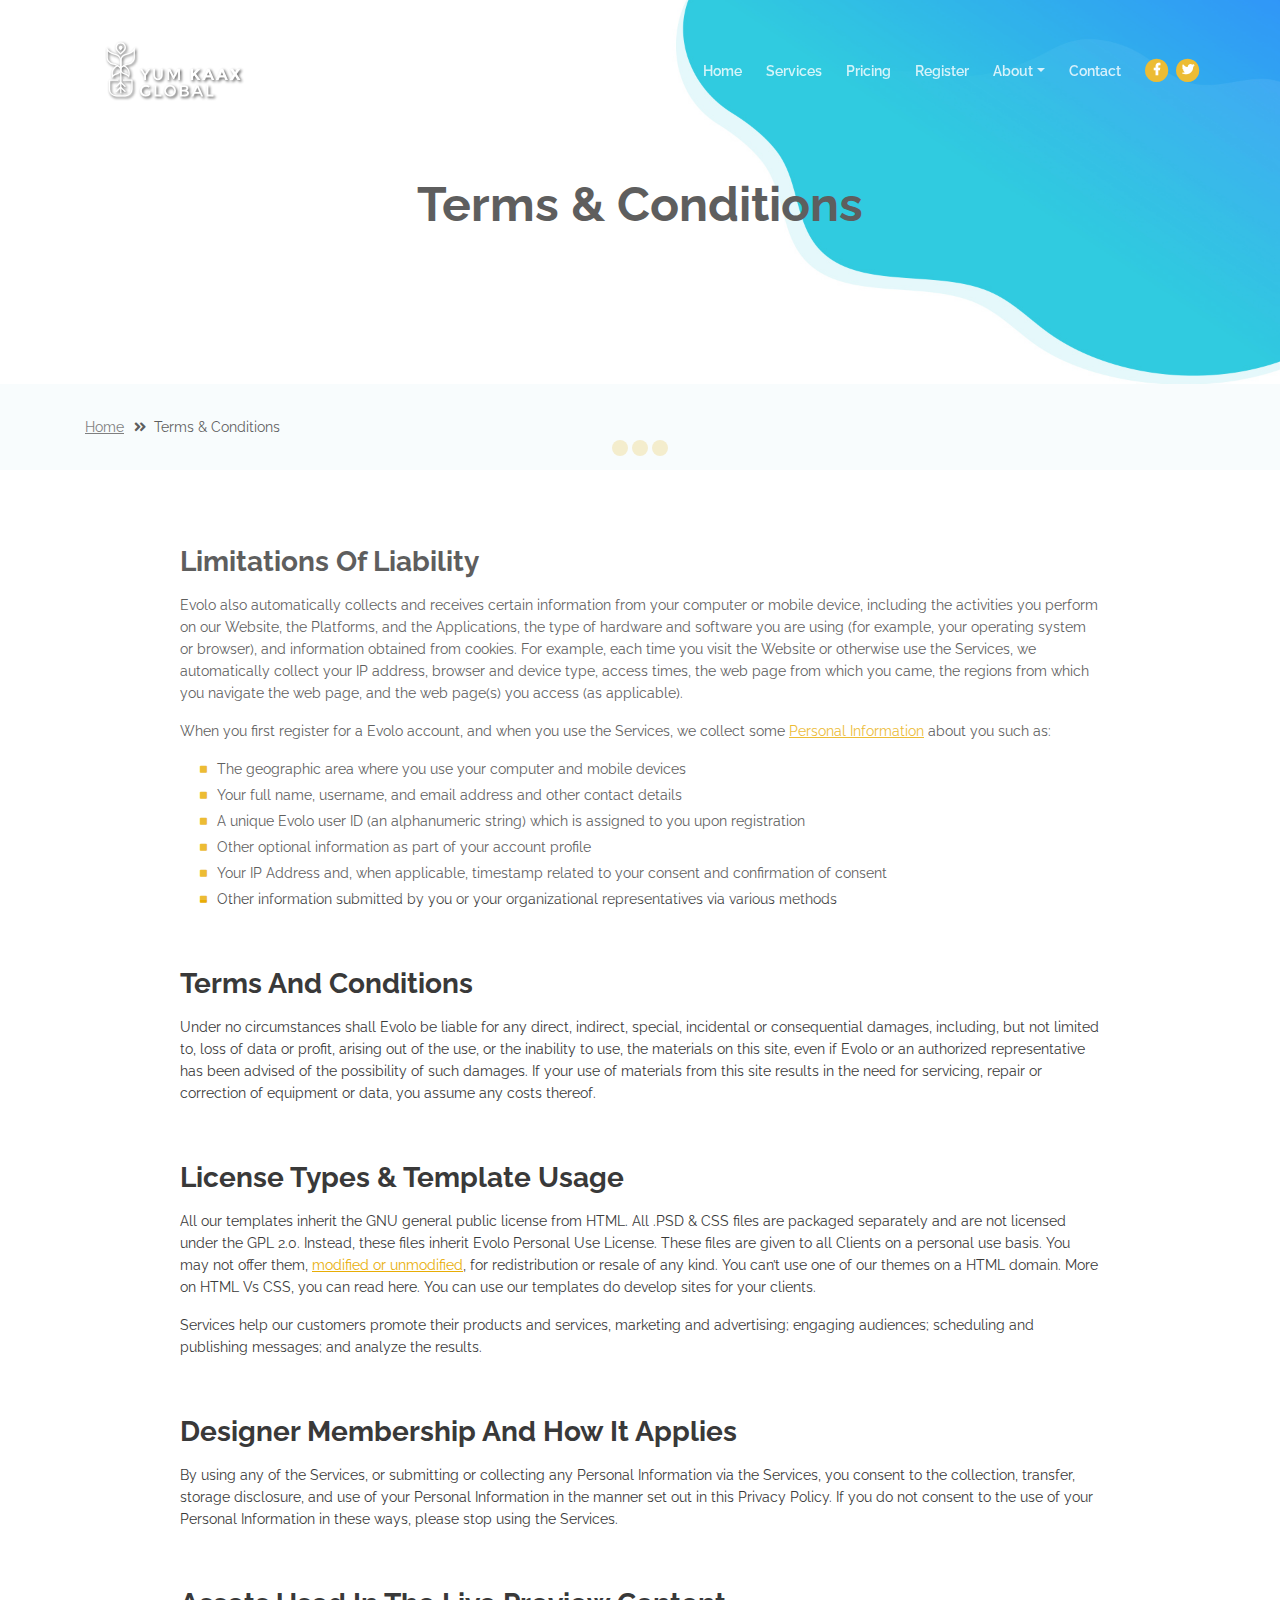
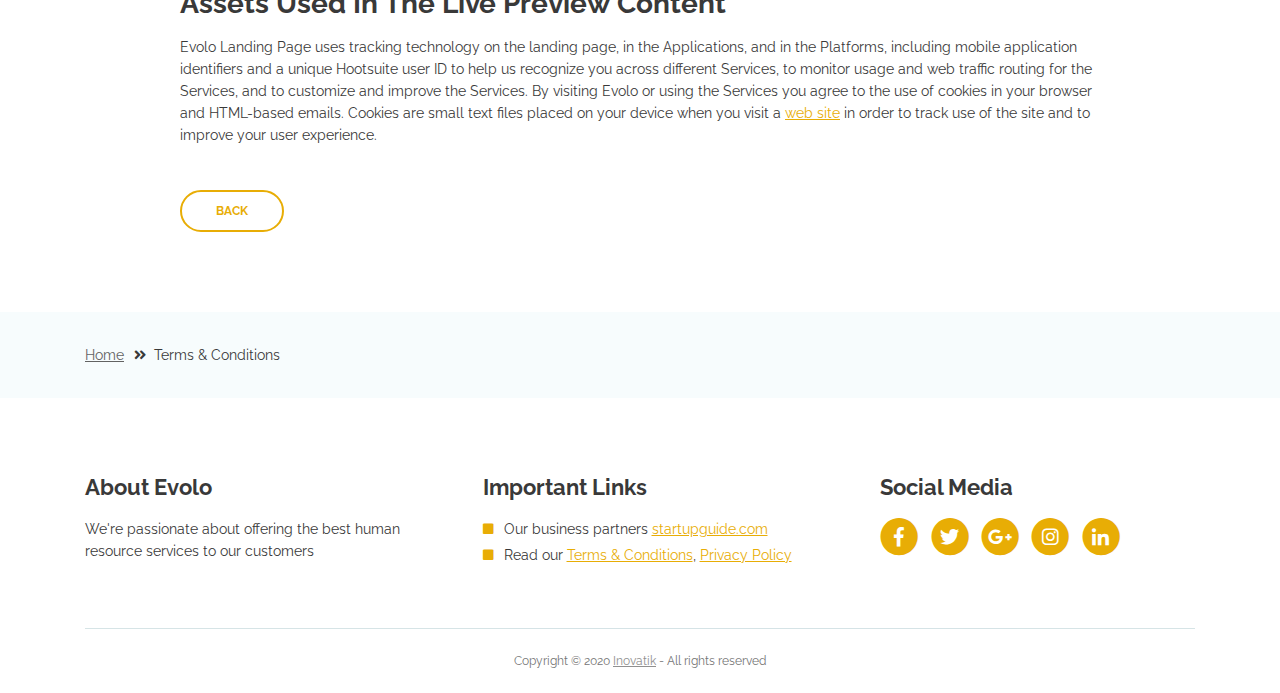
<file: terms-conditions.html>
<!DOCTYPE html>
<html lang="en">
<head>
    <meta charset="utf-8">
    <meta name="viewport" content="width=device-width, initial-scale=1, shrink-to-fit=no">
    
    <!-- SEO Meta Tags -->
    <meta name="description" content="Create a stylish landing page for your business startup and get leads for the offered services with this HTML landing page template.">
    <meta name="author" content="Inovatik">

    <!-- OG Meta Tags to improve the way the post looks when you share the page on LinkedIn, Facebook, Google+ -->
	<meta property="og:site_name" content="" /> <!-- website name -->
	<meta property="og:site" content="" /> <!-- website link -->
	<meta property="og:title" content=""/> <!-- title shown in the actual shared post -->
	<meta property="og:description" content="" /> <!-- description shown in the actual shared post -->
	<meta property="og:image" content="" /> <!-- image link, make sure it's jpg -->
	<meta property="og:url" content="" /> <!-- where do you want your post to link to -->
	<meta property="og:type" content="article" />

    <!-- Website Title -->
    <title>Terms Conditions - Evolo - StartUp HTML Landing Page Template</title>
    
    <!-- Styles -->
    <link href="https://fonts.googleapis.com/css?family=Raleway:400,400i,600,700,700i&amp;subset=latin-ext" rel="stylesheet">
    <link href="css/bootstrap.css" rel="stylesheet">
    <link href="css/fontawesome-all.css" rel="stylesheet">
    <link href="css/swiper.css" rel="stylesheet">
	<link href="css/magnific-popup.css" rel="stylesheet">
	<link href="css/styles.css" rel="stylesheet">
	
	<!-- Favicon  -->
    <link rel="icon" href="images/favicon.png">
</head>
<body data-spy="scroll" data-target=".fixed-top">
    
    <!-- Preloader -->
	<div class="spinner-wrapper">
        <div class="spinner">
            <div class="bounce1"></div>
            <div class="bounce2"></div>
            <div class="bounce3"></div>
        </div>
    </div>
    <!-- end of preloader -->
    

    <!-- Navbar -->
    <nav class="navbar navbar-expand-lg navbar-dark navbar-custom fixed-top">
        <!-- Text Logo - Use this if you don't have a graphic logo -->
        <!-- <a class="navbar-brand logo-text page-scroll" href="index.html">Evolo</a> -->

        <!-- Image Logo -->
        <a class="navbar-brand logo-image" href="index.html"><img src="images/logo.svg" alt="alternative"></a>
        
        <!-- Mobile Menu Toggle Button -->
        <button class="navbar-toggler" type="button" data-toggle="collapse" data-target="#navbarsExampleDefault" aria-controls="navbarsExampleDefault" aria-expanded="false" aria-label="Toggle navigation">
            <span class="navbar-toggler-awesome fas fa-bars"></span>
            <span class="navbar-toggler-awesome fas fa-times"></span>
        </button>
        <!-- end of mobile menu toggle button -->

        <div class="collapse navbar-collapse" id="navbarsExampleDefault">
            <ul class="navbar-nav ml-auto">
                <li class="nav-item">
                    <a class="nav-link page-scroll" href="index.html#header">Home <span class="sr-only">(current)</span></a>
                </li>
                <li class="nav-item">
                    <a class="nav-link page-scroll" href="index.html#services">Services</a>
                </li>
                <li class="nav-item">
                    <a class="nav-link page-scroll" href="index.html#details">Pricing</a>
                </li>
                <li class="nav-item">
                    <a class="nav-link page-scroll" href="index.html#pricing">Register</a>
                </li>

                <!-- Dropdown Menu -->          
                <li class="nav-item dropdown">
                    <a class="nav-link dropdown-toggle page-scroll" href="index.html#about" id="navbarDropdown" role="button" aria-haspopup="true" aria-expanded="false">About</a>
                    <div class="dropdown-menu" aria-labelledby="navbarDropdown">
                        <a class="dropdown-item" href="terms-conditions.html"><span class="item-text">Terms Conditions</span></a>
                        <div class="dropdown-items-divide-hr"></div>
                        <a class="dropdown-item" href="privacy-policy.html"><span class="item-text">Privacy Policy</span></a>
                    </div>
                </li>
                <!-- end of dropdown menu -->

                <li class="nav-item">
                    <a class="nav-link page-scroll" href="index.html#contact">Contact</a>
                </li>
            </ul>
            <span class="nav-item social-icons">
                <span class="fa-stack">
                    <a href="#your-link">
                        <i class="fas fa-circle fa-stack-2x facebook"></i>
                        <i class="fab fa-facebook-f fa-stack-1x"></i>
                    </a>
                </span>
                <span class="fa-stack">
                    <a href="#your-link">
                        <i class="fas fa-circle fa-stack-2x twitter"></i>
                        <i class="fab fa-twitter fa-stack-1x"></i>
                    </a>
                </span>
            </span>
        </div>
    </nav> <!-- end of navbar -->
    <!-- end of navbar -->


    <!-- Header -->
    <header id="header" class="ex-header">
        <div class="container">
            <div class="row">
                <div class="col-lg-12">
                    <h1>Terms & Conditions</h1>
                </div> <!-- end of col -->
            </div> <!-- end of row -->
        </div> <!-- end of container -->
    </header> <!-- end of ex-header -->
    <!-- end of header -->


    <!-- Breadcrumbs -->
    <div class="ex-basic-1">
        <div class="container">
            <div class="row">
                <div class="col-lg-12">
                    <div class="breadcrumbs">
                        <a href="index.html">Home</a><i class="fa fa-angle-double-right"></i><span>Terms & Conditions</span>
                    </div> <!-- end of breadcrumbs -->
                </div> <!-- end of col -->
            </div> <!-- end of row -->
        </div> <!-- end of container -->
    </div> <!-- end of ex-basic-1 -->
    <!-- end of breadcrumbs -->


    <!-- Terms Content -->
    <div class="ex-basic-2">
        <div class="container">
            <div class="row">
                <div class="col-lg-10 offset-lg-1">
                    <div class="text-container">
                        <h3>Limitations Of Liability</h3>
                        <p>Evolo also automatically collects and receives certain information from your computer or mobile device, including the activities you perform on our Website, the Platforms, and the Applications, the type of hardware and software you are using (for example, your operating system or browser), and information obtained from cookies. For example, each time you visit the Website or otherwise use the Services, we automatically collect your IP address, browser and device type, access times, the web page from which you came, the regions from which you navigate the web page, and the web page(s) you access (as applicable).</p>
                        <p>When you first register for a Evolo account, and when you use the Services, we collect some <a class="turquoise" href="#your-link">Personal Information</a> about you such as:</p>
                        <ul class="list-unstyled li-space-lg indent">
                            <li class="media">
                                <i class="fas fa-square"></i>
                                <div class="media-body">The geographic area where you use your computer and mobile devices</div>
                            </li>
                            <li class="media">
                                <i class="fas fa-square"></i>
                                <div class="media-body">Your full name, username, and email address and other contact details</div>
                            </li>
                            <li class="media">
                                <i class="fas fa-square"></i>
                                <div class="media-body">A unique Evolo user ID (an alphanumeric string) which is assigned to you upon registration</div>
                            </li>
                            <li class="media">
                                <i class="fas fa-square"></i>
                                <div class="media-body">Other optional information as part of your account profile</div>
                            </li>
                            <li class="media">
                                <i class="fas fa-square"></i>
                                <div class="media-body">Your IP Address and, when applicable, timestamp related to your consent and confirmation of consent</div>
                            </li>
                            <li class="media">
                                <i class="fas fa-square"></i>
                                <div class="media-body">Other information submitted by you or your organizational representatives via various methods</div>
                            </li>
                        </ul>
                    </div> <!-- end of text-container -->
                    
                    <div class="text-container">
                        <h3>Terms And Conditions</h3>
                        <p>Under no circumstances shall Evolo be liable for any direct, indirect, special, incidental or consequential damages, including, but not limited to, loss of data or profit, arising out of the use, or the inability to use, the materials on this site, even if Evolo or an authorized representative has been advised of the possibility of such damages. If your use of materials from this site results in the need for servicing, repair or correction of equipment or data, you assume any costs thereof.</p>
                    </div> <!-- end of text-container -->

                    <div class="text-container">
                        <h3>License Types & Template Usage</h3>
                        <p>All our templates inherit the GNU general public license from HTML. All .PSD & CSS files are packaged separately and are not licensed under the GPL 2.0. Instead, these files inherit Evolo Personal Use License. These files are given to all Clients on a personal use basis. You may not offer them, <a class="turquoise" href="#your-link">modified or unmodified</a>, for redistribution or resale of any kind. You can’t use one of our themes on a HTML domain. More on HTML Vs CSS, you can read here. You can use our templates do develop sites for your clients.</p>
                        <p>Services help our customers promote their products and services, marketing and advertising; engaging audiences; scheduling and publishing messages; and analyze the results.</p>
                    </div> <!-- end of text-container -->

                    <div class="text-container">
                        <h3>Designer Membership And How It Applies</h3>
                        <p>By using any of the Services, or submitting or collecting any Personal Information via the Services, you consent to the collection, transfer, storage disclosure, and use of your Personal Information in the manner set out in this Privacy Policy. If you do not consent to the use of your Personal Information in these ways, please stop using the Services.</p>
                    </div> <!-- end of text-container -->
                    
                    <div class="text-container last">
                        <h3>Assets Used In The Live Preview Content</h3>
                        <p>Evolo Landing Page uses tracking technology on the landing page, in the Applications, and in the Platforms, including mobile application identifiers and a unique Hootsuite user ID to help us recognize you across different Services, to monitor usage and web traffic routing for the Services, and to customize and improve the Services. By visiting Evolo or using the Services you agree to the use of cookies in your browser and HTML-based emails. Cookies are small text files placed on your device when you visit a <a class="turquoise" href="#your-link">web site</a> in order to track use of the site and to improve your user experience.</p>
                        <a class="btn-outline-reg" href="index.html">BACK</a>
                    </div> <!-- end of text-container -->
                </div>
            </div> <!-- end of row -->
        </div> <!-- end of container -->
    </div> <!-- end of ex-basic -->
    <!-- end of terms content -->

    
    <!-- Breadcrumbs -->
    <div class="ex-basic-1">
        <div class="container">
            <div class="row">
                <div class="col-lg-12">
                    <div class="breadcrumbs">
                        <a href="index.html">Home</a><i class="fa fa-angle-double-right"></i><span>Terms & Conditions</span>
                    </div> <!-- end of breadcrumbs -->
                </div> <!-- end of col -->
            </div> <!-- end of row -->
        </div> <!-- end of container -->
    </div> <!-- end of ex-basic-1 -->
    <!-- end of breadcrumbs -->


    <!-- Footer -->
    <div class="footer">
        <div class="container">
            <div class="row">
                <div class="col-md-4">
                    <div class="footer-col">
                        <h4>About Evolo</h4>
                        <p>We're passionate about offering the best human resource services to our customers</p>
                    </div>
                </div> <!-- end of col -->
                <div class="col-md-4">
                    <div class="footer-col middle">
                        <h4>Important Links</h4>
                        <ul class="list-unstyled li-space-lg">
                            <li class="media">
                                <i class="fas fa-square"></i>
                                <div class="media-body">Our business partners <a class="turquoise" href="#your-link">startupguide.com</a></div>
                            </li>
                            <li class="media">
                                <i class="fas fa-square"></i>
                                <div class="media-body">Read our <a class="turquoise" href="terms-conditions.html">Terms & Conditions</a>, <a class="turquoise" href="privacy-policy.html">Privacy Policy</a></div>
                            </li>
                        </ul>
                    </div>
                </div> <!-- end of col -->
                <div class="col-md-4">
                    <div class="footer-col last">
                        <h4>Social Media</h4>
                        <span class="fa-stack fa-lg">
                            <a href="#your-link">
                                <i class="fas fa-circle fa-stack-2x"></i>
                                <i class="fab fa-facebook-f fa-stack-1x"></i>
                            </a>
                        </span>
                        <span class="fa-stack fa-lg">
                            <a href="#your-link">
                                <i class="fas fa-circle fa-stack-2x"></i>
                                <i class="fab fa-twitter fa-stack-1x"></i>
                            </a>
                        </span>
                        <span class="fa-stack fa-lg">
                            <a href="#your-link">
                                <i class="fas fa-circle fa-stack-2x"></i>
                                <i class="fab fa-google-plus-g fa-stack-1x"></i>
                            </a>
                        </span>
                        <span class="fa-stack fa-lg">
                            <a href="#your-link">
                                <i class="fas fa-circle fa-stack-2x"></i>
                                <i class="fab fa-instagram fa-stack-1x"></i>
                            </a>
                        </span>
                        <span class="fa-stack fa-lg">
                            <a href="#your-link">
                                <i class="fas fa-circle fa-stack-2x"></i>
                                <i class="fab fa-linkedin-in fa-stack-1x"></i>
                            </a>
                        </span>
                    </div> 
                </div> <!-- end of col -->
            </div> <!-- end of row -->
        </div> <!-- end of container -->
    </div> <!-- end of footer -->  
    <!-- end of footer -->


    <!-- Copyright -->
    <div class="copyright">
        <div class="container">
            <div class="row">
                <div class="col-lg-12">
                    <p class="p-small">Copyright © 2020 <a href="https://inovatik.com">Inovatik</a> - All rights reserved</p>
                </div> <!-- end of col -->
            </div> <!-- enf of row -->
        </div> <!-- end of container -->
    </div> <!-- end of copyright --> 
    <!-- end of copyright -->

	
    <!-- Scripts -->
    <script src="js/jquery.min.js"></script> <!-- jQuery for Bootstrap's JavaScript plugins -->
    <script src="js/popper.min.js"></script> <!-- Popper tooltip library for Bootstrap -->
    <script src="js/bootstrap.min.js"></script> <!-- Bootstrap framework -->
    <script src="js/jquery.easing.min.js"></script> <!-- jQuery Easing for smooth scrolling between anchors -->
    <script src="js/swiper.min.js"></script> <!-- Swiper for image and text sliders -->
    <script src="js/jquery.magnific-popup.js"></script> <!-- Magnific Popup for lightboxes -->
    <script src="js/validator.min.js"></script> <!-- Validator.js - Bootstrap plugin that validates forms -->
    <script src="js/scripts.js"></script> <!-- Custom scripts -->
</body>
</html>
</file>
<file: css/styles.css>
/* Template: Evolo - StartUp HTML Landing Page Template
   Author: Inovatik
   Created: June 2019
   Description: Master CSS file
*/

/*****************************************
Table Of Contents:

01. General Styles
02. Preloader
03. Navigation
04. Header
05. Customers
06. Services
07. Details 1
08. Details 2
09. Details Lightboxes
10. Pricing
11. Request
12. Video
13. Testimonials
14. About
15. Contact
16. Footer
17. Copyright
18. Back To Top Button
19. Extra Pages
20. Media Queries
******************************************/

/*****************************************
Colors:
- Backgrounds - turquoise #e8ad05
- Backgrounds - blue #0079f9
- Backgrounds - light gray #f7fcfd
- Buttons, bullets, icons, links - turquoise #e8ad05
- Cards border, inputs border - light gray #c4d8dc
- Text headers, navbar links - black #393939
- Text body - black #626262
******************************************/


/******************************/
/*     01. General Styles     */
/******************************/
body,
html {
    width: 100%;
	height: 100%;
}

body, p {
	color: #393939; 
	font: 400 0.875rem/1.375rem "Raleway", sans-serif;
}

.p-large {
	font: 400 1rem/1.5rem "Raleway", sans-serif;
}

.p-large-header {
	color: #ffffff; 
	font: 400 1rem/1.5rem "Raleway", sans-serif;
}

.p-small {
	font: 400 0.75rem/1.25rem "Raleway", sans-serif;
}

.p-heading {
	margin-bottom: 3.875rem;
}

.li-space-lg li {
	margin-bottom: 0.25rem;
}

.indent {
	padding-left: 1.25rem;
}

h1 {
	color: #393939;
	font: 700 3rem/3.5rem "Raleway", sans-serif;
}

h2 {
	color: #393939;
	font: 700 2.25rem/2.75rem "Raleway", sans-serif;
}

h3 {
	color: #393939;
	font: 700 1.75rem/2rem "Raleway", sans-serif;
}

h4 {
	color: #393939;
	font: 700 1.375rem/1.875rem "Raleway", sans-serif;
}

h5 {
	color: #393939;
	font: 700 1.125rem/1.625rem "Raleway", sans-serif;
}

h6 {
	color: #393939;
	font: 700 1rem/1.5rem "Raleway", sans-serif;
}

h7 {
	font: 700 1.125rem/1.625rem "Raleway", sans-serif;
}

a {
	color: #626262;
	text-decoration: underline;
}

a:hover {
	color: #626262;
	text-decoration: underline;
}

a.turquoise {
	color: #e8ad05;
}

a.white {
	color: #fff;
}

.testimonial-text {
	font: italic 400 0.9rem/1.0rem "Raleway", sans-serif;
}

.testimonial-author {
	font: 700 0.9rem/1.0rem "Raleway", sans-serif;
}

.testimonial-text1 {
	font: italic 400 0.6rem/0.6rem "Raleway", sans-serif;
}

.testimonial-author1 {
	font: 700 0.6rem/0.6rem "Raleway", sans-serif;
}

.turquoise {
	color: #fff;
}

.turquoise-1 {
	color: #e8ad05;
}

.btn-solid-reg {
	display: inline-block;
	padding: 1.1875rem 2.125rem 1.1875rem 2.125rem;
	border: 0.125rem solid #e8ad05;
	border-radius: 2rem;
	background-color: #e8ad05;
	color: #fff;
	font: 700 0.75rem/0 "Raleway", sans-serif;
	text-decoration: none;
	transition: all 0.2s;
}

.btn-solid-reg:hover {
	background-color: transparent;
	color: #e8ad05;
	text-decoration: none;
}

.btn-solid-lg {
	display: inline-block;
	padding: 1.375rem 2.625rem 1.375rem 2.625rem;
	border: 0.125rem solid #e8ad05;
	border-radius: 2rem;
	background-color: #e8ad05;
	color: #fff;
	font: 700 0.75rem/0 "Raleway", sans-serif;
	text-decoration: none;
	transition: all 0.2s;
}

.btn-solid-lg:hover {
	background-color: transparent;
	color: #e8ad05;
	text-decoration: none;
}

.btn-outline-reg {
	display: inline-block;
	padding: 1.1875rem 2.125rem 1.1875rem 2.125rem;
	border: 0.125rem solid #e8ad05;
	border-radius: 2rem;
	background-color: transparent;
	color: #e8ad05;
	font: 700 0.75rem/0 "Raleway", sans-serif;
	text-decoration: none;
	transition: all 0.2s;
}

.btn-outline-reg:hover {
	background-color: #e8ad05;
	color: #fff;
	text-decoration: none;
}

.btn-outline-lg {
	display: inline-block;
	padding: 1.375rem 2.625rem 1.375rem 2.625rem;
	border: 0.125rem solid #e8ad05;
	border-radius: 2rem;
	background-color: transparent;
	color: #e8ad05;
	font: 700 0.75rem/0 "Raleway", sans-serif;
	text-decoration: none;
	transition: all 0.2s;
}

.btn-outline-lg:hover {
	background-color: #e8ad05;
	color: #fff;
	text-decoration: none;
}

.btn-outline-sm {
	display: inline-block;
	padding: 1rem 1.625rem 0.875rem 1.625rem;
	border: 0.125rem solid #e8ad05;
	border-radius: 2rem;
	background-color: transparent;
	color: #e8ad05;
	font: 700 0.625rem/0 "Raleway", sans-serif;
	text-decoration: none;
	transition: all 0.2s;
}

.btn-outline-sm:hover {
	background-color: #e8ad05;
	color: #fff;
	text-decoration: none;
}

.form-group {
	position: relative;
	margin-bottom: 1.25rem;
}

.form-group.has-error.has-danger {
	margin-bottom: 0.625rem;
}

.form-group.has-error.has-danger .help-block.with-errors ul {
	margin-top: 0.375rem;
}

.label-control {
	position: absolute;
	top: 0.87rem;
	left: 1.375rem;
	color: #626262;
	opacity: 1;
	font: 400 0.875rem/1.375rem "Raleway", sans-serif;
	cursor: text;
	transition: all 0.2s ease;
}

/* IE10+ hack to solve lower label text position compared to the rest of the browsers */
@media screen and (-ms-high-contrast: active), screen and (-ms-high-contrast: none) {  
	.label-control {
		top: 0.9375rem;
	}
}

.form-control-input:focus + .label-control,
.form-control-input.notEmpty + .label-control,
.form-control-textarea:focus + .label-control,
.form-control-textarea.notEmpty + .label-control {
	top: 0.125rem;
	opacity: 1;
	font-size: 0.75rem;
	font-weight: 700;
}

.form-control-input,
.form-control-select {
	display: block; /* needed for proper display of the label in Firefox, IE, Edge */
	width: 100%;
	padding-top: 1.0625rem;
	padding-bottom: 0.0625rem;
	padding-left: 1.3125rem;
	border: 1px solid #c4d8dc;
	border-radius: 0.25rem;
	background-color: #fff;
	color: #626262;
	font: 400 0.875rem/1.875rem "Raleway", sans-serif;
	transition: all 0.2s;
	-webkit-appearance: none; /* removes inner shadow on form inputs on ios safari */
}

.form-control-select {
	padding-top: 0.5rem;
	padding-bottom: 0.5rem;
	height: 3rem;
}

/* IE10+ hack to solve lower label text position compared to the rest of the browsers */
@media screen and (-ms-high-contrast: active), screen and (-ms-high-contrast: none) {  
	.form-control-input {
		padding-top: 1.25rem;
		padding-bottom: 0.75rem;
		line-height: 1.75rem;
	}

	.form-control-select {
		padding-top: 0.875rem;
		padding-bottom: 0.75rem;
		height: 3.125rem;
		line-height: 2.125rem;
	}
}

select {
    /* you should keep these first rules in place to maintain cross-browser behavior */
    -webkit-appearance: none;
	-moz-appearance: none;
	-ms-appearance: none;
    -o-appearance: none;
    appearance: none;
    background-image: url('../images/down-arrow.png');
    background-position: 96% 50%;
    background-repeat: no-repeat;
    outline: none;
}

select::-ms-expand {
    display: none; /* removes the ugly default down arrow on select form field in IE11 */
}

.form-control-textarea {
	display: block; /* used to eliminate a bottom gap difference between Chrome and IE/FF */
	width: 100%;
	height: 8rem; /* used instead of html rows to normalize height between Chrome and IE/FF */
	padding-top: 1.25rem;
	padding-left: 1.3125rem;
	border: 1px solid #c4d8dc;
	border-radius: 0.25rem;
	background-color: #fff;
	color: #626262;
	font: 400 0.875rem/1.75rem "Raleway", sans-serif;
	transition: all 0.2s;
}

.form-control-input:focus,
.form-control-select:focus,
.form-control-textarea:focus {
	border: 1px solid #a1a1a1;
	outline: none; /* Removes blue border on focus */
}

.form-control-input:hover,
.form-control-select:hover,
.form-control-textarea:hover {
	border: 1px solid #a1a1a1;
}

.checkbox {
	font: 400 0.75rem/1.25rem "Raleway", sans-serif;
}

input[type='checkbox'] {
	vertical-align: -15%;
	margin-right: 0.375rem;
}

/* IE10+ hack to raise checkbox field position compared to the rest of the browsers */
@media screen and (-ms-high-contrast: active), screen and (-ms-high-contrast: none) {  
	input[type='checkbox'] {
		vertical-align: -9%;
	}
}

.form-control-submit-button {
	display: inline-block;
	width: 100%;
	height: 3.125rem;
	border: 1px solid #e8ad05;
	border-radius: 1.5rem;
	background-color: #e8ad05;
	color: #fff;
	font: 700 0.75rem/1.75rem "Raleway", sans-serif;
	cursor: pointer;
	transition: all 0.2s;
}

.form-control-submit-button:hover {
	background-color: transparent;
	color: #e8ad05;
}

/* Form Success And Error Message Formatting */
#rmsgSubmit.h3.text-center.tada.animated,
#cmsgSubmit.h3.text-center.tada.animated,
#pmsgSubmit.h3.text-center.tada.animated,
#rmsgSubmit.h3.text-center,
#cmsgSubmit.h3.text-center,
#pmsgSubmit.h3.text-center {
	display: block;
	margin-bottom: 0;
	color: #626262;
	font: 400 1.125rem/1rem "Raleway", sans-serif;
}

.help-block.with-errors .list-unstyled {
	color: #626262;
	font-size: 0.75rem;
	line-height: 1.125rem;
	text-align: left;
}

.help-block.with-errors ul {
	margin-bottom: 0;
}
/* end of form success and error message formatting */

/* Form Success And Error Message Animation - Animate.css */
@-webkit-keyframes tada {
	from {
		-webkit-transform: scale3d(1, 1, 1);
		-ms-transform: scale3d(1, 1, 1);
		transform: scale3d(1, 1, 1);
	}
	10%, 20% {
		-webkit-transform: scale3d(.9, .9, .9) rotate3d(0, 0, 1, -3deg);
		-ms-transform: scale3d(.9, .9, .9) rotate3d(0, 0, 1, -3deg);
		transform: scale3d(.9, .9, .9) rotate3d(0, 0, 1, -3deg);
	}
	30%, 50%, 70%, 90% {
		-webkit-transform: scale3d(1.1, 1.1, 1.1) rotate3d(0, 0, 1, 3deg);
		-ms-transform: scale3d(1.1, 1.1, 1.1) rotate3d(0, 0, 1, 3deg);
		transform: scale3d(1.1, 1.1, 1.1) rotate3d(0, 0, 1, 3deg);
	}
	40%, 60%, 80% {
		-webkit-transform: scale3d(1.1, 1.1, 1.1) rotate3d(0, 0, 1, -3deg);
		-ms-transform: scale3d(1.1, 1.1, 1.1) rotate3d(0, 0, 1, -3deg);
		transform: scale3d(1.1, 1.1, 1.1) rotate3d(0, 0, 1, -3deg);
	}
	to {
		-webkit-transform: scale3d(1, 1, 1);
		-ms-transform: scale3d(1, 1, 1);
		transform: scale3d(1, 1, 1);
	}
}

@keyframes tada {
	from {
		-webkit-transform: scale3d(1, 1, 1);
		-ms-transform: scale3d(1, 1, 1);
		transform: scale3d(1, 1, 1);
	}
	10%, 20% {
		-webkit-transform: scale3d(.9, .9, .9) rotate3d(0, 0, 1, -3deg);
		-ms-transform: scale3d(.9, .9, .9) rotate3d(0, 0, 1, -3deg);
		transform: scale3d(.9, .9, .9) rotate3d(0, 0, 1, -3deg);
	}
	30%, 50%, 70%, 90% {
		-webkit-transform: scale3d(1.1, 1.1, 1.1) rotate3d(0, 0, 1, 3deg);
		-ms-transform: scale3d(1.1, 1.1, 1.1) rotate3d(0, 0, 1, 3deg);
		transform: scale3d(1.1, 1.1, 1.1) rotate3d(0, 0, 1, 3deg);
	}
	40%, 60%, 80% {
		-webkit-transform: scale3d(1.1, 1.1, 1.1) rotate3d(0, 0, 1, -3deg);
		-ms-transform: scale3d(1.1, 1.1, 1.1) rotate3d(0, 0, 1, -3deg);
		transform: scale3d(1.1, 1.1, 1.1) rotate3d(0, 0, 1, -3deg);
	}
	to {
		-webkit-transform: scale3d(1, 1, 1);
		-ms-transform: scale3d(1, 1, 1);
		transform: scale3d(1, 1, 1);
	}
}

.tada {
	-webkit-animation-name: tada;
	animation-name: tada;
}

.animated {
	-webkit-animation-duration: 1s;
	animation-duration: 1s;
	-webkit-animation-fill-mode: both;
	animation-fill-mode: both;
}
/* end of form success and error message animation - Animate.css */

/* Fade-move Animation For Lightbox - Magnific Popup */
/* at start */
.my-mfp-slide-bottom .zoom-anim-dialog {
	opacity: 0;
	transition: all 0.2s ease-out;
	-webkit-transform: translateY(-1.25rem) perspective(37.5rem) rotateX(10deg);
	-ms-transform: translateY(-1.25rem) perspective(37.5rem) rotateX(10deg);
	transform: translateY(-1.25rem) perspective(37.5rem) rotateX(10deg);
}

/* animate in */
.my-mfp-slide-bottom.mfp-ready .zoom-anim-dialog {
	opacity: 1;
	-webkit-transform: translateY(0) perspective(37.5rem) rotateX(0); 
	-ms-transform: translateY(0) perspective(37.5rem) rotateX(0); 
	transform: translateY(0) perspective(37.5rem) rotateX(0); 
}

/* animate out */
.my-mfp-slide-bottom.mfp-removing .zoom-anim-dialog {
	opacity: 0;
	-webkit-transform: translateY(-0.625rem) perspective(37.5rem) rotateX(10deg); 
	-ms-transform: translateY(-0.625rem) perspective(37.5rem) rotateX(10deg); 
	transform: translateY(-0.625rem) perspective(37.5rem) rotateX(10deg); 
}

/* dark overlay, start state */
.my-mfp-slide-bottom.mfp-bg {
	opacity: 0;
	transition: opacity 0.2s ease-out;
}

/* animate in */
.my-mfp-slide-bottom.mfp-ready.mfp-bg {
	opacity: 0.8;
}
/* animate out */
.my-mfp-slide-bottom.mfp-removing.mfp-bg {
	opacity: 0;
}
/* end of fade-move animation for lightbox - magnific popup */

/* Fade Animation For Image Slider - Magnific Popup */
@-webkit-keyframes fadeIn {
	from {
		opacity: 0;
	}
	to {
		opacity: 1;
	}
}

@keyframes fadeIn {
	from {
		opacity: 0;
	}
	to {
		opacity: 1;
	}
}

.fadeIn {
	-webkit-animation: fadeIn 0.6s;
	animation: fadeIn 0.6s;
}

@-webkit-keyframes fadeOut {
	from {
		opacity: 1;
	}
	to {
		opacity: 0;
	}
}

@keyframes fadeOut {
	from {
		opacity: 1;
	}
	to {
		opacity: 0;
	}
}

.fadeOut {
	-webkit-animation: fadeOut 0.8s;
	animation: fadeOut 0.8s;
}
/* end of fade animation for image slider - magnific popup */


/*************************/
/*     02. Preloader     */
/*************************/
.spinner-wrapper {
	position: fixed;
	z-index: 999999;
	top: 0;
	right: 0;
	bottom: 0;
	left: 0;
	background: #fff;
}

.spinner {
	position: absolute;
	top: 50%; /* centers the loading animation vertically one the screen */
	left: 50%; /* centers the loading animation horizontally one the screen */
	width: 3.75rem;
	height: 1.25rem;
	margin: -0.625rem 0 0 -1.875rem; /* is width and height divided by two */ 
	text-align: center;
}

.spinner > div {
	display: inline-block;
	width: 1rem;
	height: 1rem;
	border-radius: 100%;
	background-color: #e8ad05;
	-webkit-animation: sk-bouncedelay 1.4s infinite ease-in-out both;
	animation: sk-bouncedelay 1.4s infinite ease-in-out both;
}

.spinner .bounce1 {
	-webkit-animation-delay: -0.32s;
	animation-delay: -0.32s;
}

.spinner .bounce2 {
	-webkit-animation-delay: -0.16s;
	animation-delay: -0.16s;
}

@-webkit-keyframes sk-bouncedelay {
	0%, 80%, 100% { -webkit-transform: scale(0); }
	40% { -webkit-transform: scale(1.0); }
}

@keyframes sk-bouncedelay {
	0%, 80%, 100% { 
		-webkit-transform: scale(0);
		-ms-transform: scale(0);
		transform: scale(0);
	} 40% { 
		-webkit-transform: scale(1.0);
		-ms-transform: scale(1.0);
		transform: scale(1.0);
	}
}


/**************************/
/*     03. Navigation     */
/**************************/
.navbar-custom {
	background-color: #fff;
	box-shadow: 0 0.0625rem 0.375rem 0 rgba(0, 0, 0, 0.1);
	font: 600 0.875rem/0.875rem "Raleway", sans-serif;
	transition: all 0.2s;
}

.navbar-custom .navbar-brand.logo-image img {
	/* width: 7.4375rem; */	
	height: 4rem;
	position: relative;
  	left: 0;
	
}

.navbar-custom .navbar-brand.logo-text {
	font: 600 2rem/1.5rem "Raleway", sans-serif;
	color: #393939;
	text-decoration: none;
}

.navbar-custom .navbar-nav {
	margin-top: 0.75rem;
	margin-bottom: 0.5rem;
}

.navbar-custom .nav-item .nav-link {
	padding: 0.625rem 0.75rem 0.625rem 0.75rem;
	color: #393939;
	text-decoration: none;
	transition: all 0.2s ease;
}

.navbar-custom .nav-item .nav-link:hover,
.navbar-custom .nav-item .nav-link.active {
	color: #e8ad05;
}

/* Dropdown Menu */
.navbar-custom .dropdown:hover > .dropdown-menu {
	display: block; /* this makes the dropdown menu stay open while hovering it */
	min-width: auto;
	animation: fadeDropdown 0.2s; /* required for the fade animation */
}

@keyframes fadeDropdown {
    0% {
        opacity: 0;
    }

    100% {
        opacity: 1;
    }
}

.navbar-custom .dropdown-toggle:focus { /* removes dropdown outline on focus */
	outline: 0;
}

.navbar-custom .dropdown-menu {
	margin-top: 0;
	border: none;
	border-radius: 0.25rem;
	background-color: #fff;
}

.navbar-custom .dropdown-item {
	color: #393939;
	text-decoration: none;
}

.navbar-custom .dropdown-item:hover {
	background-color: #fff;
}

.navbar-custom .dropdown-item .item-text {
	font: 600 0.875rem/0.875rem "Raleway", sans-serif;
}

.navbar-custom .dropdown-item:hover .item-text {
	color: #e8ad05;
}

.navbar-custom .dropdown-items-divide-hr {
	width: 100%;
	height: 1px;
	margin: 0.75rem auto 0.725rem auto;
	border: none;
	background-color: #c4d8dc;
	opacity: 0.2;
}
/* end of dropdown menu */

.navbar-custom .social-icons {
	display: none;
}

.navbar-custom .navbar-toggler {
	border: none;
	color: #393939;
	font-size: 2rem;
}

.navbar-custom button[aria-expanded='false'] .navbar-toggler-awesome.fas.fa-times{
	display: none;
}

.navbar-custom button[aria-expanded='false'] .navbar-toggler-awesome.fas.fa-bars{
	display: inline-block;
}

.navbar-custom button[aria-expanded='true'] .navbar-toggler-awesome.fas.fa-bars{
	display: none;
}

.navbar-custom button[aria-expanded='true'] .navbar-toggler-awesome.fas.fa-times{
	display: inline-block;
	margin-right: 0.125rem;
}


/*********************/
/*    04. Header     */
/*********************/
.header {
	background-color: #fff;
}

.header .header-content {
	padding-top: 8rem;
	padding-bottom: 4rem;
	text-align: center;
}

.header .text-container {
	margin-bottom: 4rem;	
}

.header h1 {
	margin-bottom: 1.125rem;
	font-size: 2.5rem;
	line-height: 3.125rem;
}

.header .p-large {
	margin-bottom: 1.875rem;
}


/*************************/
/*     05. Customers     */
/*************************/
.slider-1 {
	padding-top: 2.25rem;
	padding-bottom: 2.125rem;
	text-align: center;
}

.slider-1 h5 {
	margin-bottom: 0.75rem;
}

.slider-1 .slider-container {
	padding-top: 2.75rem;
	padding-bottom: 2.75rem;
	border-radius: 0.5rem;
	background-color: #f7fcfd;
}


/************************/
/*     06. Services     */
/************************/
.cards-1 {
	padding-top: 8rem;
	padding-bottom: 1.625rem;
	text-align: center;
}

.cards-1 h2 {
	margin-bottom: 1rem;
}

.cards-1 .card {
	/* max-width: 21rem; */
	width: 80%;	
	margin-right: auto;
	margin-bottom: 4.5rem;
	margin-left: auto;
	padding: 3.25rem 2rem 2rem 2rem;
	border: 1px solid #c4d8dc;
	border-radius: 0.5rem;
	background: transparent;
}

.cards-1 .card:hover{
	transform: scale(1.1);
	opacity: 0.8;
}

.cards-1 .card-image {
	width: 8rem;
	height: 8rem;
	margin-right: auto;
	margin-bottom: 2rem;
	margin-left: auto;
}

.cards-1 .card-title {
	margin-bottom: 0.875rem;
}

.cards-1 .card-body {
	padding: 0;
}


/*************************/
/*     07. Details 1     */
/*************************/
.basic-1 {
	padding-top: 9rem;
	padding-bottom: 1.625rem;
	/* padding-bottom: 12.75rem; */
}

.basic-1 .text-container {
	margin-bottom: 4rem;
}

.basic-1 h2 {
	margin-bottom: 1.375rem;
}

.basic-1 .btn-solid-reg {
	margin-top: 0.625rem;
}


/*************************/
/*     08. Details 2     */
/*************************/
.basic-2 {
	padding-top: 9rem;
	padding-bottom: 1.625rem;
	/* padding-bottom: 12.75rem; */
}

.basic-2 .image-container {
	margin-bottom: 4rem;
}

.basic-2 h2 {
	margin-bottom: 1.375rem;
}

.basic-2 .list-unstyled .fas {
	color: #e8ad05;
	line-height: 1.375rem;
}

.basic-2 .list-unstyled .media-body {
	margin-left: 0.625rem;
}

.basic-2 .btn-solid-reg {
	margin-top: 0.625rem;
}

/*************************/
/*     08. Details 3     */
/*************************/
.basic-5 {
	padding-top: 9rem;
	padding-bottom: 1.625rem;
}

.basic-5 .text-container {
	margin-bottom: 4rem;
}

.basic-5 h2 {
	margin-bottom: 1.375rem;
}

.basic-5 .btn-solid-reg {
	margin-top: 0.625rem;
}

/*************************/
/*     08. Details 4     */
/*************************/
.basic-6 {
	padding-top: 9rem;
	padding-bottom: 12.625rem;
}

.basic-6 .image-container {
	margin-bottom: 14rem;
}

.basic-6 h2 {
	margin-bottom: 1.375rem;
}

.basic-6 .list-unstyled .fas {
	color: #e8ad05;
	line-height: 1.375rem;
}

.basic-6 .list-unstyled .media-body {
	margin-left: 0.625rem;
}

.basic-6 .btn-solid-reg {
	margin-top: 0.625rem;
}


/**********************************/
/*     09. Details Lightboxes     */
/**********************************/
.lightbox-basic {
	margin: 2.5rem auto;
	padding: 2rem 1.5rem 2rem 1.5rem;
	border-radius: 0.25rem;
	background: #fff;
	text-align: left;
}

.lightbox-basic .container {
	padding-right: 0;
	padding-left: 0;
}

.lightbox-basic .image-container {
	max-width: 33.75rem;
	margin-right: auto;
	margin-bottom: 3rem;
	margin-left: auto;
}

.lightbox-basic h3 {
	margin-bottom: 0.5rem;
}

.lightbox-basic hr {
	width: 2.5rem;
	height: 0.125rem;
	margin-top: 0;
	margin-bottom: 1.25rem;
	margin-left: 0;
	border: 0;
	background-color: #e8ad05;
	text-align: left;
}

.lightbox-basic h4 {
	margin-bottom: 1rem;
}

.lightbox-basic .list-unstyled .fas {
	color: #e8ad05;
	line-height: 1.375rem;
}

.lightbox-basic .list-unstyled .media-body {
	margin-left: 0.625rem;
}

.lightbox-basic .btn-outline-reg,
.lightbox-basic .btn-solid-reg {
	margin-top: 0.75rem;
}

/* Signup Button */
.lightbox-basic .btn-solid-reg.mfp-close {
	position: relative;
	width: auto;
	height: auto;
	color: #fff;
	opacity: 1;
}

.lightbox-basic .btn-solid-reg.mfp-close:hover {
	color: #e8ad05;
}
/* end of signup Button */

/* Back Button */
.lightbox-basic a.mfp-close.as-button {
	position: relative;
	width: auto;
	height: auto;
	margin-left: 0.375rem;
	color: #e8ad05;
	opacity: 1;
}

.lightbox-basic a.mfp-close.as-button:hover {
	color: #fff;
}
/* end of back button */

.lightbox-basic button.mfp-close.x-button {
	position: absolute;
	top: -0.125rem;
	right: -0.125rem;
	width: 2.75rem;
	height: 2.75rem;
	color: #707984;
}


/***********************/
/*     10. Pricing     */
/***********************/
.cards-2 {
	padding-top: 8rem;
	padding-bottom: 2.75rem;
	text-align: center;
}

.cards-2 h2 {
	margin-bottom: 1rem;
}

.cards-2 .card {
	display: block;
	max-width: 19.5rem;
	margin-right: auto;
	margin-bottom: 6rem;
	margin-left: auto;
	border: 1px solid #c4d8dc;
	border-radius: 0.5rem;
	vertical-align: top;
}

.cards-2 .card .card-body {
	padding: 2.5rem 2.75rem 1.875rem 2.5rem;
}

.cards-2 .card .card-title {
	margin-bottom: 0.625rem;
	color: #393939;
	font-weight: 700;
	font-size: 1.75rem;
	line-height: 2.25rem;
	text-align: center;
}

.cards-2 .card .card-subtitle {
	margin-bottom: 1.75rem;
}

.cards-2 .card .cell-divide-hr {
	height: 1px;
	margin-top: 0;
	margin-bottom: 0;
	border: none;
	background-color: #c4d8dc;
}

.cards-2 .card .price {
	padding-top: 0.875rem;
	padding-bottom: 1.5rem;
}

.cards-2 .card .value {
	color: #e8ad05;
	font-weight: 700;
	font-size: 3.5rem;
	line-height: 4rem;
	text-align: center;
}

.cards-2 .card .currency {
	margin-right: 0.375rem;
	color: #e8ad05;
	font-size: 1.5rem;
	vertical-align: 56%;
}

.cards-2 .card .frequency {
	margin-top: 0.25rem;
	font-size: 0.875rem;
	text-align: center;
}

.cards-2 .card .list-unstyled {
	margin-top: 1.875rem;
	margin-bottom: 1.625rem;
	text-align: left;
}

.cards-2 .card .list-unstyled.li-space-lg li {
	margin-bottom: 0.5rem;
}

.cards-2 .card .list-unstyled .fas {
	color: #e8ad05;
	line-height: 1.375rem;
}

.cards-2 .card .list-unstyled .fas.fa-times {
	margin-left: 0.1875rem;
	margin-right: 0.125rem;
	color: #777b7e;
}

.cards-2 .card .list-unstyled .media-body {
	margin-left: 0.625rem;
}

.cards-2 .card .button-wrapper {
	position: absolute;
	right: 0;
	bottom: -1.25rem;
	left: 0;
	text-align: center;
}

.cards-2 .card .btn-solid-reg:hover {
	background-color: #fff;
}

/* Best Value Label */
.cards-2 .card .label {
    position: absolute;
    top: 0;
    right: 0;
    width: 10.625rem;
    height: 10.625rem;
    overflow: hidden;
}

.cards-2 .card .label .best-value {
    position: relative;
	width: 13.75rem;
	padding: 0.3125rem 0 0.3125rem 4.125rem;
    background-color: #e8ad05;
	color: #fff;
    -webkit-transform: rotate(45deg) translate3d(0, 0, 0);
    -ms-transform: rotate(45deg) translate3d(0, 0, 0);
    transform: rotate(45deg) translate3d(0, 0, 0);
}
/* end of best value label */


/***********************/
/*     11. Request     */
/***********************/
.form-1 {
	padding-top: 6.875rem;
	padding-bottom: 6.25rem;
	background-color: #f9fafc;
}

.form-1 h2 {
	margin-bottom: 1.25rem;
}

.form-1 .list-unstyled {
	margin-top: 1.375rem;
}

.form-1 .list-unstyled .fas {
	color: #e8ad05;
	line-height: 1.375rem;
}

.form-1 .list-unstyled .media-body {
	margin-left: 0.625rem;
}

.form-1 .text-container {
	margin-bottom: 3.5rem;
}


/*********************/
/*     12. Video     */
/*********************/
.basic-3 {
	padding-top: 6.875rem;
	padding-bottom: 6.125rem;
}

.basic-3 h2 {
	margin-bottom: 3rem;
	text-align: center;
}

.basic-3 .image-container {
	margin-bottom: 2.25rem;
}

.basic-3 .image-container img {
	border-radius: 0.5rem;
}

.basic-3 .video-wrapper {
	position: relative;
}

/* Video Play Button */
.basic-3 .video-play-button {
	position: absolute;
	z-index: 10;
	top: 50%;
	left: 50%;
	display: block;
	box-sizing: content-box;
	width: 2rem;
	height: 2.75rem;
	padding: 1.125rem 1.25rem 1.125rem 1.75rem;
	border-radius: 50%;
	-webkit-transform: translateX(-50%) translateY(-50%);
	-ms-transform: translateX(-50%) translateY(-50%);
	transform: translateX(-50%) translateY(-50%);
}
  
.basic-3 .video-play-button:before {
	content: "";
	position: absolute;
	z-index: 0;
	top: 50%;
	left: 50%;
	display: block;
	width: 4.75rem;
	height: 4.75rem;
	border-radius: 50%;
	background: #e8ad05;
	animation: pulse-border 1500ms ease-out infinite;
	-webkit-transform: translateX(-50%) translateY(-50%);
	-ms-transform: translateX(-50%) translateY(-50%);
	transform: translateX(-50%) translateY(-50%);
}
  
.basic-3 .video-play-button:after {
	content: "";
	position: absolute;
	z-index: 1;
	top: 50%;
	left: 50%;
	display: block;
	width: 4.375rem;
	height: 4.375rem;
	border-radius: 50%;
	background: #e8ad05;
	transition: all 200ms;
	-webkit-transform: translateX(-50%) translateY(-50%);
	-ms-transform: translateX(-50%) translateY(-50%);
	transform: translateX(-50%) translateY(-50%);
}
  
.basic-3 .video-play-button span {
	position: relative;
	display: block;
	z-index: 3;
	top: 0.375rem;
	left: 0.25rem;
	width: 0;
	height: 0;
	border-left: 1.625rem solid #fff;
	border-top: 1rem solid transparent;
	border-bottom: 1rem solid transparent;
}
  
@keyframes pulse-border {
	0% {
		transform: translateX(-50%) translateY(-50%) translateZ(0) scale(1);
		opacity: 1;
	}
	100% {
		transform: translateX(-50%) translateY(-50%) translateZ(0) scale(1.5);
		opacity: 0;
	}
}
/* end of video play button */

.basic-3 p {
	text-align: center;
}


/****************************/
/*     13. Testimonials     */
/****************************/
.slider-2 {
	padding-top: 7.5rem;
	padding-bottom: 7rem;
	background: url('../images/testimonials-background.jpg') center center no-repeat;
	background-size: cover; 
}

.slider-2 .image-container {
	margin-bottom: 4rem;
}

.slider-2 h2 {
	margin-bottom: 2.5rem;
	text-align: center;
}

.slider-2 .slider-container {
	position: relative;
}

.slider-2 .swiper-container {
	position: static;
	width: 90%;
	text-align: center;
}

.slider-2 .swiper-button-prev:focus,
.slider-2 .swiper-button-next:focus {
	/* even if you can't see it chrome you can see it on mobile device */
	outline: none;
}

.slider-2 .swiper-button-prev {
	left: -0.5rem;
	background-image: url("data:image/svg+xml;charset=utf-8,%3Csvg%20xmlns%3D'http%3A%2F%2Fwww.w3.org%2F2000%2Fsvg'%20viewBox%3D'0%200%2028%2044'%3E%3Cpath%20d%3D'M0%2C22L22%2C0l2.1%2C2.1L4.2%2C22l19.9%2C19.9L22%2C44L0%2C22L0%2C22L0%2C22z'%20fill%3D'%23626262'%2F%3E%3C%2Fsvg%3E");
	background-size: 1.125rem 1.75rem;
}

.slider-2 .swiper-button-next {
	right: -0.5rem;
	background-image: url("data:image/svg+xml;charset=utf-8,%3Csvg%20xmlns%3D'http%3A%2F%2Fwww.w3.org%2F2000%2Fsvg'%20viewBox%3D'0%200%2028%2044'%3E%3Cpath%20d%3D'M27%2C22L27%2C22L5%2C44l-2.1-2.1L22.8%2C22L2.9%2C2.1L5%2C0L27%2C22L27%2C22z'%20fill%3D'%23626262'%2F%3E%3C%2Fsvg%3E");
	background-size: 1.125rem 1.75rem;
}

.slider-2 .card {
	position: relative;
	border: none;
	background-color: transparent;
}

.slider-2 .card-image {
	width: 7rem;
	height: 7rem;
	margin-right: auto;
	margin-bottom: 0.25rem;
	margin-left: auto;
	border-radius: 50%;
}

.slider-2 .card-body {
	padding-bottom: 0;
}

.slider-2 .testimonial-author {
	margin-bottom: 0;
}


/*********************/
/*     14. About     */
/*********************/
.basic-4 {
	padding-top: 7rem;
	padding-bottom: 4rem;
	text-align: center;
}

.basic-4 h2 {
	margin-bottom: 1rem;
	text-align: center;
}

.basic-4 .team-member {
	max-width: 12.5rem;
	margin-right: auto;
	margin-bottom: 3.5rem;
	margin-left: auto;
}

/* Hover Animation */
.basic-4 .image-wrapper {
	overflow: hidden;
	margin-bottom: 1.5rem;
	border-radius: 50%;
}

.basic-4 .image-wrapper img {
	margin: 0;
	transition: all 0.3s;
}

.basic-4 .image-wrapper:hover img {
	-moz-transform: scale(1.15);
	-webkit-transform: scale(1.15);
	transform: scale(1.15);
} 
/* end of hover animation */

.basic-4 .team-member .p-large {
	margin-bottom: 0.25rem;
	font-size: 1.125rem;
}

.basic-4 .team-member .job-title {
	margin-bottom: 0.375rem;
}

.basic-4 .fa-stack {
	margin-top: 0.375rem;
	margin-right: 0.125rem;
	margin-left: 0.125rem;
	font-size: 0.875rem;
}

.basic-4 .fa-stack-2x {
	color: #e8ad05;
	transition: all 0.2s ease;
}

.basic-4 .fa-stack-1x {
	color: #fff;
	transition: all 0.2s ease;
}

.basic-4 .fa-stack:hover .fa-stack-2x {
	color: #02352f;
}

.basic-4 .fa-stack:hover .fa-stack-1x {
	color: #fff;
}


/***********************/
/*     15. Contact     */
/***********************/
.form-2 {
	padding-top: 7rem;
	padding-bottom: 6.25rem;
	background: url('../images/contact-background.jpg') center center no-repeat;
	background-size: cover; 
}

.form-2 h2 {
	margin-bottom: 1rem;
	text-align: center;
}

.form-2 .list-unstyled {
	margin-bottom: 3.75rem;
	font-size: 1rem;
	line-height: 1.5rem;
	text-align: center;
}

.form-2 .list-unstyled .fas,
.form-2 .list-unstyled .fab {
	margin-right: 0.5rem;
	font-size: 0.875rem;
	color: #e8ad05;
}

.form-2 .list-unstyled .fa-phone {
	vertical-align: 3%;
}

.form-2 .map-responsive {
	position: relative;
	overflow: hidden;
	height: 0;
	margin-bottom: 4rem;
	padding-bottom: 70%;
	border-radius: 0.25rem;
}

.form-2 .map-responsive iframe {
	position: absolute;
	top: 0;
	left: 0;
	width: 100%;
	height: 100%;
	border: none; 
}


/**********************/
/*     16. Footer     */
/**********************/
.footer {
	padding-top: 4.625rem;
	padding-bottom: 0.5rem;
}

.footer .footer-col {
	margin-bottom: 2.25rem;
}

.footer h4 {
	margin-bottom: 1rem;
}

.footer .list-unstyled .fas {
	color: #e8ad05;
	font-size: 0.75rem;
	line-height: 1.375rem;
}

.footer .list-unstyled .media-body {
	margin-left: 0.625rem;
}

.footer .fa-stack {
	margin-bottom: 0.75rem;
	margin-right: 0.5rem;
	font-size: 1.2rem;
}

.footer .fa-stack .fa-stack-1x {
    color: #fff;
	transition: all 0.2s ease;
}

.footer .fa-stack .fa-stack-2x {
	color: #e8ad05;
	transition: all 0.2s ease;
}

.footer .fa-stack:hover .fa-stack-1x {
	color: #fff;
}

.footer .fa-stack:hover .fa-stack-2x {
    color: #02352f;
}


/*************************/
/*     17. Copyright     */
/*************************/
.copyright {
	padding-top: 1rem;
	padding-bottom: 0.375rem;
	text-align: center;
}

.copyright .p-small {
	padding-top: 1.375rem;
	border-top: 1px solid #c4d8dc;
	opacity: 0.7;
}


/**********************************/
/*     18. Back To Top Button     */
/**********************************/
a.back-to-top {
	position: fixed;
	z-index: 999;
	right: 0.75rem;
	bottom: 0.75rem;
	display: none;
	width: 2.625rem;
	height: 2.625rem;
	border-radius: 1.875rem;
	background: #e8ad05 url("../images/up-arrow.png") no-repeat center 47%;
	background-size: 1.125rem 1.125rem;
	text-indent: -9999px;
}

a:hover.back-to-top {
	background-color: #02352f; 
}


/***************************/
/*     19. Extra Pages     */
/***************************/
.ex-header {
	padding-top: 8rem;
	padding-bottom: 5rem;
	text-align: center;
}

.ex-basic-1 {
	padding-top: 2rem;
	padding-bottom: 0.875rem;
	background-color: #f7fcfd;
}

.ex-basic-1 .breadcrumbs {
	margin-bottom: 1.125rem;
}

.ex-basic-1 .breadcrumbs .fa {
	margin-right: 0.5rem;
	margin-left: 0.625rem;
}

.ex-basic-2 {
	padding-top: 4.75rem;
	padding-bottom: 4rem;
}

.ex-basic-2 h3 {
	margin-bottom: 1rem;
}

.ex-basic-2 .text-container {
	margin-bottom: 3.625rem;
}

.ex-basic-2 .text-container.last {
	margin-bottom: 0;
}

.ex-basic-2 .list-unstyled .fas {
	color: #e8ad05;
	font-size: 0.5rem;
	line-height: 1.375rem;
}

.ex-basic-2 .list-unstyled .media-body {
	margin-left: 0.625rem;
}

.ex-basic-2 .btn-outline-reg {
	margin-top: 1.75rem;
}

.ex-basic-2 .image-container-large {
	margin-bottom: 4rem;
}

.ex-basic-2 .image-container-large img {
	border-radius: 0.25rem;
}

.ex-basic-2 .image-container-small img {
	border-radius: 0.25rem;
}

.ex-basic-2 .text-container.dark-bg {
	padding: 1.625rem 1.5rem 0.75rem 2rem;
	background-color: #f9fafc;
}


/*****************************/
/*     20. Media Queries     */
/*****************************/	

/* Max-width width 600px */
@media only screen and (max-width: 600px){

	h2 {
		color: #393939;
		font: 700 1.75rem/2.25rem "Raleway", sans-serif;
	}

	/* Navigation */
	.navbar-custom {
		padding: 2.125rem 1.5rem 2.125rem 2rem;
		box-shadow: none;
        background: transparent;
	}
	
	.navbar-custom .navbar-nav {
		margin-top: 0;
		margin-bottom: 0;
	}

	.navbar-custom .nav-item .nav-link {
		padding: 0.25rem 0.75rem 0.25rem 0.75rem;
		color: #fff;
		opacity: 0.8;
	}
	
	.navbar-custom .nav-item .nav-link:hover,
	.navbar-custom .nav-item .nav-link.active {
		color: #fff;
		opacity: 1;
	}

	.navbar-custom.top-nav-collapse {
        padding: 0.5rem 1.5rem 0.5rem 2rem;
		box-shadow: 0 0.0625rem 0.375rem 0 rgba(0, 0, 0, 0.1);
		background-color: #fff;
	}

	.navbar-custom.top-nav-collapse .nav-item .nav-link {
		color: #393939;
		opacity: 1;
	}
	
	.navbar-custom.top-nav-collapse .nav-item .nav-link:hover,
	.navbar-custom.top-nav-collapse .nav-item .nav-link.active {
		color: #e8ad05;
	}

	.navbar-custom .dropdown-menu {
		padding-top: 1rem;
		padding-bottom: 1rem;
		border-top: 0.75rem solid rgba(0, 0, 0, 0);
		border-radius: 0.25rem;
	}

	.navbar-custom.top-nav-collapse .dropdown-menu {
		border-top: 0.5rem solid rgba(0, 0, 0, 0);
		box-shadow: 0 0.375rem 0.375rem 0 rgba(0, 0, 0, 0.02);
	}

	.navbar-custom .dropdown-item {
		padding-top: 0.25rem;
		padding-bottom: 0.25rem;
	}

	.navbar-custom .dropdown-items-divide-hr {
		width: 84%;
	}

	.navbar-custom .social-icons {
		display: block;
		margin-left: 0.5rem;
	}

	.navbar-custom .fa-stack {
		margin-bottom: 0.1875rem;
		margin-left: 0.25rem;
		font-size: 0.75rem;
	}
	
	.navbar-custom .fa-stack-2x {
		color: #e8ad05;
		transition: all 0.2s ease;
	}
	
	.navbar-custom .fa-stack-1x {
		color: #fff;
		transition: all 0.2s ease;
	}

	.navbar-custom .fa-stack:hover .fa-stack-2x {
		color: #fff;
	}

	.navbar-custom .fa-stack:hover .fa-stack-1x {
		color: #e8ad05;
	}

	.navbar-custom.top-nav-collapse .fa-stack-2x {
		color: #e8ad05;
	}
	
	.navbar-custom.top-nav-collapse .fa-stack-1x {
		color: #fff;
	}

	.navbar-custom.top-nav-collapse .fa-stack:hover .fa-stack-2x {
		color: #02352f;
	}
	
	.navbar-custom.top-nav-collapse .fa-stack:hover .fa-stack-1x {
		color: #fff;
	}
	/* end of navigation */
	
	/* General Styles */
	.p-heading {
		width: 85%;
		margin-right: auto;
		margin-left: auto;
	}
	/* end of general styles */

	/* Header */
	.header {
		background: url('../images/header-background.jpg') center center no-repeat;
		background-size: cover; 
		height: 100%;
	}

	.header .header-content {
		padding-top: 8.5rem;
		text-align: left;
	}

	.header h1 {
		font-size: 2em;
		line-height: 2.5rem;
	}

	.header .text-container {
		margin-top: 3rem;
		margin-bottom: 0;
		text-align: left;
	}

	.header .p {
		color: red;
	}
	/* end of header */


	/* Customers */
	.slider-1 {
		padding-top: 3rem;
		padding-bottom: 2.875rem;
	}

	.slider-1 .slider-container {
		padding-right: 3.5rem;
		padding-left: 3.5rem;
	}
	/* end of customers */


	/* Video */
	.basic-3 p {
		width: 85%;
		margin-right: auto;
		margin-left: auto;
	}
	/* end of video */


	/* Testimonials */
	.slider-2 .slider-container {
		width: 70%;
		margin-right: auto;
		margin-left: auto;
	}

	.slider-2 .swiper-container {
		width: 85%;
	}

	.slider-2 .swiper-button-prev {
		left: 1rem;
		width: 1.375rem;
		background-size: 1.375rem 2.125rem;
	}
	
	.slider-2 .swiper-button-next {
		right: 1rem;
		width: 1.375rem;
		background-size: 1.375rem 2.125rem;
	}
	/* end of testimonials */


	/* About */
	.basic-4 .team-member {
		display: inline-block;
		width: 12.5rem;
		margin-right: 2rem;
		margin-left: 2rem;
		vertical-align: top;
	}
	/* end of about */


	/* Contact */
	.form-2 .list-unstyled li {
		display: inline-block;
		margin-right: 0.5rem;
		margin-left: 0.5rem;
	}

	.form-2 .list-unstyled .address {
		display: block;
	}
	/* end of contact */


	/* Extra Pages */
	.ex-header {
		padding-top: 11rem;
		padding-bottom: 9rem;
	}

	.ex-basic-2 .text-container.dark {
		padding: 2.5rem 3rem 2rem 3rem;
	}

	.ex-basic-2 .text-container.column {
		width: 90%;
		margin-right: auto;
		margin-left: auto;
	}
	/* end of extra pages */
}
/* end of max-width width 600px */

/* Min-width width 600px */
@media (min-width: 600px){

	h2 {
		color: #393939;
		font: 700 2.00rem/2.50rem "Raleway", sans-serif;
	}

	/* Navigation */
	.navbar-custom {
		padding: 2.125rem 1.5rem 2.125rem 2rem;
		box-shadow: none;
        background: transparent;
	}
	
	.navbar-custom .navbar-nav {
		margin-top: 0;
		margin-bottom: 0;
	}

	.navbar-custom .nav-item .nav-link {
		padding: 0.25rem 0.75rem 0.25rem 0.75rem;
		color: #fff;
		opacity: 0.8;
	}
	
	.navbar-custom .nav-item .nav-link:hover,
	.navbar-custom .nav-item .nav-link.active {
		color: #fff;
		opacity: 1;
	}

	.navbar-custom.top-nav-collapse {
        padding: 0.5rem 1.5rem 0.5rem 2rem;
		box-shadow: 0 0.0625rem 0.375rem 0 rgba(0, 0, 0, 0.1);
		background-color: #fff;
	}

	.navbar-custom.top-nav-collapse .nav-item .nav-link {
		color: #393939;
		opacity: 1;
	}
	
	.navbar-custom.top-nav-collapse .nav-item .nav-link:hover,
	.navbar-custom.top-nav-collapse .nav-item .nav-link.active {
		color: #e8ad05;
	}

	.navbar-custom .dropdown-menu {
		padding-top: 1rem;
		padding-bottom: 1rem;
		border-top: 0.75rem solid rgba(0, 0, 0, 0);
		border-radius: 0.25rem;
	}

	.navbar-custom.top-nav-collapse .dropdown-menu {
		border-top: 0.5rem solid rgba(0, 0, 0, 0);
		box-shadow: 0 0.375rem 0.375rem 0 rgba(0, 0, 0, 0.02);
	}

	.navbar-custom .dropdown-item {
		padding-top: 0.25rem;
		padding-bottom: 0.25rem;
	}

	.navbar-custom .dropdown-items-divide-hr {
		width: 84%;
	}

	.navbar-custom .social-icons {
		display: block;
		margin-left: 0.5rem;
	}

	.navbar-custom .fa-stack {
		margin-bottom: 0.1875rem;
		margin-left: 0.25rem;
		font-size: 0.75rem;
	}
	
	.navbar-custom .fa-stack-2x {
		color: #e8ad05;
		transition: all 0.2s ease;
	}
	
	.navbar-custom .fa-stack-1x {
		color: #fff;
		transition: all 0.2s ease;
	}

	.navbar-custom .fa-stack:hover .fa-stack-2x {
		color: #fff;
	}

	.navbar-custom .fa-stack:hover .fa-stack-1x {
		color: #e8ad05;
	}

	.navbar-custom.top-nav-collapse .fa-stack-2x {
		color: #e8ad05;
	}
	
	.navbar-custom.top-nav-collapse .fa-stack-1x {
		color: #fff;
	}

	.navbar-custom.top-nav-collapse .fa-stack:hover .fa-stack-2x {
		color: #02352f;
	}
	
	.navbar-custom.top-nav-collapse .fa-stack:hover .fa-stack-1x {
		color: #fff;
	}
	/* end of navigation */
	
	/* General Styles */
	.p-heading {
		width: 85%;
		margin-right: auto;
		margin-left: auto;
	}
	/* end of general styles */

	/* Header */
	/* Header */
	.header {
		background: url('../images/header-background.jpg') center center no-repeat;
		background-size: cover; 
		height: 100%;
	}

	.header1 {
		background: url('../images/header-background-1.jpg') center center no-repeat;
		background-size: cover; 
		height: 52%;
	}

	.header2 {
		background: url('../images/header-background-2.jpg') center center no-repeat;
		background-size: cover; 
		height: 52%;
	}

	.header3 {
		background: url('../images/header-background-3.jpg') center center no-repeat;
		background-size: cover; 
		height: 52%;
	}


	.header .header-content {
		padding-top: 7.5rem;
		text-align: left;
	}

	.header1 .header-content {
		padding-top: 7.5rem;
		text-align: left;
	}

	.header2 .header-content {
		padding-top: 7.5rem;
		text-align: left;
	}

	.header3 .header-content {
		padding-top: 7.5rem;
		text-align: left;
	}

	.header h1 {
		font-size: 2rem;
		line-height: 2.5rem;
	}

	.header .text-container {
		margin-top: 3rem;
		margin-bottom: 0;
		text-align: left;
	}

	.header .p {
		color: red;
	}
	/* end of header */


	/* Customers */
	.slider-1 {
		padding-top: 3rem;
		padding-bottom: 2.875rem;
	}

	.slider-1 .slider-container {
		padding-right: 3.5rem;
		padding-left: 3.5rem;
	}
	/* end of customers */


	/* Video */
	.basic-3 p {
		width: 85%;
		margin-right: auto;
		margin-left: auto;
	}
	/* end of video */


	/* Testimonials */
	.slider-2 .slider-container {
		width: 70%;
		margin-right: auto;
		margin-left: auto;
	}

	.slider-2 .swiper-container {
		width: 85%;
	}

	.slider-2 .swiper-button-prev {
		left: 1rem;
		width: 1.375rem;
		background-size: 1.375rem 2.125rem;
	}
	
	.slider-2 .swiper-button-next {
		right: 1rem;
		width: 1.375rem;
		background-size: 1.375rem 2.125rem;
	}
	/* end of testimonials */


	/* About */
	.basic-4 .team-member {
		display: inline-block;
		width: 12.5rem;
		margin-right: 2rem;
		margin-left: 2rem;
		vertical-align: top;
	}
	/* end of about */


	/* Contact */
	.form-2 .list-unstyled li {
		display: inline-block;
		margin-right: 0.5rem;
		margin-left: 0.5rem;
	}

	.form-2 .list-unstyled .address {
		display: block;
	}
	/* end of contact */


	/* Extra Pages */
	.ex-header {
		padding-top: 11rem;
		padding-bottom: 9rem;
	}

	.ex-basic-2 .text-container.dark {
		padding: 2.5rem 3rem 2rem 3rem;
	}

	.ex-basic-2 .text-container.column {
		width: 90%;
		margin-right: auto;
		margin-left: auto;
	}
	/* end of extra pages */
}
/* end of min-width width 600px */

/* Min-width width 768px */
@media (min-width: 768px) {

	/* Navigation */
	.navbar-custom {
		padding: 2.125rem 1.5rem 2.125rem 2rem;
		box-shadow: none;
        background: transparent;
	}
	
	.navbar-custom .navbar-nav {
		margin-top: 0;
		margin-bottom: 0;
	}

	.navbar-custom .nav-item .nav-link {
		padding: 0.25rem 0.75rem 0.25rem 0.75rem;
		color: #fff;
		opacity: 0.8;
	}
	
	.navbar-custom .nav-item .nav-link:hover,
	.navbar-custom .nav-item .nav-link.active {
		color: #fff;
		opacity: 1;
	}

	.navbar-custom.top-nav-collapse {
        padding: 0.5rem 1.5rem 0.5rem 2rem;
		box-shadow: 0 0.0625rem 0.375rem 0 rgba(0, 0, 0, 0.1);
		background-color: #fff;
	}

	.navbar-custom.top-nav-collapse .nav-item .nav-link {
		color: #393939;
		opacity: 1;
	}
	
	.navbar-custom.top-nav-collapse .nav-item .nav-link:hover,
	.navbar-custom.top-nav-collapse .nav-item .nav-link.active {
		color: #e8ad05;
	}

	.navbar-custom .dropdown-menu {
		padding-top: 1rem;
		padding-bottom: 1rem;
		border-top: 0.75rem solid rgba(0, 0, 0, 0);
		border-radius: 0.25rem;
	}

	.navbar-custom.top-nav-collapse .dropdown-menu {
		border-top: 0.5rem solid rgba(0, 0, 0, 0);
		box-shadow: 0 0.375rem 0.375rem 0 rgba(0, 0, 0, 0.02);
	}

	.navbar-custom .dropdown-item {
		padding-top: 0.25rem;
		padding-bottom: 0.25rem;
	}

	.navbar-custom .dropdown-items-divide-hr {
		width: 84%;
	}

	.navbar-custom .social-icons {
		display: block;
		margin-left: 0.5rem;
	}

	.navbar-custom .fa-stack {
		margin-bottom: 0.1875rem;
		margin-left: 0.25rem;
		font-size: 0.75rem;
	}
	
	.navbar-custom .fa-stack-2x {
		color: #e8ad05;
		transition: all 0.2s ease;
	}
	
	.navbar-custom .fa-stack-1x {
		color: #fff;
		transition: all 0.2s ease;
	}

	.navbar-custom .fa-stack:hover .fa-stack-2x {
		color: #fff;
	}

	.navbar-custom .fa-stack:hover .fa-stack-1x {
		color: #e8ad05;
	}

	.navbar-custom.top-nav-collapse .fa-stack-2x {
		color: #e8ad05;
	}
	
	.navbar-custom.top-nav-collapse .fa-stack-1x {
		color: #fff;
	}

	.navbar-custom.top-nav-collapse .fa-stack:hover .fa-stack-2x {
		color: #02352f;
	}
	
	.navbar-custom.top-nav-collapse .fa-stack:hover .fa-stack-1x {
		color: #fff;
	}
	/* end of navigation */

	.navbar-custom .navbar-brand.logo-image-1 img {
		opacity: 0;
		
	}
	
	.navbar-custom.top-nav-collapse .navbar-brand.logo-image img {
		opacity: 0;
	}

	
	.navbar-custom.top-nav-collapse .navbar-brand.logo-image img {
		opacity: 0;
	}
	
	.navbar-custom.top-nav-collapse .navbar-brand.logo-image-1 img {
		opacity: 1;
		position: relative;
		left: -350px;
		height: 4rem;
	}
	
	/* General Styles */
	.p-heading {
		width: 85%;
		margin-right: auto;
		margin-left: auto;
	}
	/* end of general styles */

	/* Header */
	.header {
		background: url('../images/header-background.jpg') center center no-repeat;
		background-size: cover; 
		height: 100%;
	}

	.header1 {
		background: url('../images/header-background-1.jpg') center center no-repeat;
		background-size: cover; 
		height: 52%;
	}

	.header2 {
		background: url('../images/header-background-2.jpg') center center no-repeat;
		background-size: cover; 
		height: 52%;
	}

	.header3 {
		background: url('../images/header-background-3.jpg') center center no-repeat;
		background-size: cover; 
		height: 52%;
	}


	.header .header-content {
		padding-top: 7.5rem;
		text-align: left;
	}

	.header1 .header-content {
		padding-top: 7.5rem;
		text-align: left;
	}

	.header2 .header-content {
		padding-top: 7.5rem;
		text-align: left;
	}

	.header3 .header-content {
		padding-top: 7.5rem;
		text-align: left;
	}

	.header h1 {
		font-size: 3rem;
		line-height: 3.5rem;
	}

	.header .text-container {
		margin-top: 3rem;
		margin-bottom: 0;
		text-align: left;
	}

	.header .p {
		color: red;
	}
	/* end of header */

	/* Customers */
	.slider-1 {
		padding-top: 3rem;
		padding-bottom: 2.875rem;
	}

	.slider-1 .slider-container {
		padding-right: 3.5rem;
		padding-left: 3.5rem;
	}
	/* end of customers */


	/* Video */
	.basic-3 p {
		width: 85%;
		margin-right: auto;
		margin-left: auto;
	}
	/* end of video */


	/* Testimonials */
	.slider-2 .slider-container {
		width: 70%;
		margin-right: auto;
		margin-left: auto;
	}

	.slider-2 .swiper-container {
		width: 85%;
	}

	.slider-2 .swiper-button-prev {
		left: 1rem;
		width: 1.375rem;
		background-size: 1.375rem 2.125rem;
	}
	
	.slider-2 .swiper-button-next {
		right: 1rem;
		width: 1.375rem;
		background-size: 1.375rem 2.125rem;
	}
	/* end of testimonials */


	/* About */
	.basic-4 .team-member {
		display: inline-block;
		width: 12.5rem;
		margin-right: 2rem;
		margin-left: 2rem;
		vertical-align: top;
	}
	/* end of about */


	/* Contact */
	.form-2 .list-unstyled li {
		display: inline-block;
		margin-right: 0.5rem;
		margin-left: 0.5rem;
	}

	.form-2 .list-unstyled .address {
		display: block;
	}
	/* end of contact */


	/* Extra Pages */
	.ex-header {
		padding-top: 11rem;
		padding-bottom: 9rem;
	}

	.ex-basic-2 .text-container.dark {
		padding: 2.5rem 3rem 2rem 3rem;
	}

	.ex-basic-2 .text-container.column {
		width: 90%;
		margin-right: auto;
		margin-left: auto;
	}
	/* end of extra pages */
}
/* end of min-width width 768px */


/* Min-width width 992px */
@media (min-width: 992px) {
	
	/* Navigation */
	.navbar-custom {
		padding: 2.125rem 1.5rem 2.125rem 2rem;
		box-shadow: none;
        background: transparent;
	}
	
	.navbar-custom .navbar-nav {
		margin-top: 0;
		margin-bottom: 0;
	}

	.navbar-custom .nav-item .nav-link {
		padding: 0.25rem 0.75rem 0.25rem 0.75rem;
		color: #fff;
		opacity: 0.8;
	}
	
	.navbar-custom .nav-item .nav-link:hover,
	.navbar-custom .nav-item .nav-link.active {
		color: #fff;
		opacity: 1;
	}

	.navbar-custom.top-nav-collapse {
        padding: 0.5rem 1.5rem 0.5rem 2rem;
		box-shadow: 0 0.0625rem 0.375rem 0 rgba(0, 0, 0, 0.1);
		background-color: #fff;
	}

	.navbar-custom.top-nav-collapse .nav-item .nav-link {
		color: #393939;
		opacity: 1;
	}
	
	.navbar-custom.top-nav-collapse .nav-item .nav-link:hover,
	.navbar-custom.top-nav-collapse .nav-item .nav-link.active {
		color: #e8ad05;
	}

	.navbar-custom .dropdown-menu {
		padding-top: 1rem;
		padding-bottom: 1rem;
		border-top: 0.75rem solid rgba(0, 0, 0, 0);
		border-radius: 0.25rem;
	}

	.navbar-custom.top-nav-collapse .dropdown-menu {
		border-top: 0.5rem solid rgba(0, 0, 0, 0);
		box-shadow: 0 0.375rem 0.375rem 0 rgba(0, 0, 0, 0.02);
	}

	.navbar-custom .dropdown-item {
		padding-top: 0.25rem;
		padding-bottom: 0.25rem;
	}

	.navbar-custom .dropdown-items-divide-hr {
		width: 84%;
	}

	.navbar-custom .social-icons {
		display: block;
		margin-left: 0.5rem;
	}

	.navbar-custom .fa-stack {
		margin-bottom: 0.1875rem;
		margin-left: 0.25rem;
		font-size: 0.75rem;
	}
	
	.navbar-custom .fa-stack-2x {
		color: #e8ad05;
		transition: all 0.2s ease;
	}
	
	.navbar-custom .fa-stack-1x {
		color: #fff;
		transition: all 0.2s ease;
	}

	.navbar-custom .fa-stack:hover .fa-stack-2x {
		color: #fff;
	}

	.navbar-custom .fa-stack:hover .fa-stack-1x {
		color: #e8ad05;
	}

	.navbar-custom.top-nav-collapse .fa-stack-2x {
		color: #e8ad05;
	}
	
	.navbar-custom.top-nav-collapse .fa-stack-1x {
		color: #fff;
	}

	.navbar-custom.top-nav-collapse .fa-stack:hover .fa-stack-2x {
		color: #02352f;
	}
	
	.navbar-custom.top-nav-collapse .fa-stack:hover .fa-stack-1x {
		color: #fff;
	}
	/* end of navigation */

	.navbar-custom .navbar-brand.logo-image-1 img {
		opacity: 0;
		
	}
	
	.navbar-custom.top-nav-collapse .navbar-brand.logo-image img {
		opacity: 0;
	}
	
	.navbar-custom.top-nav-collapse .navbar-brand.logo-image-1 img {
		opacity: 1;
		position: relative;
		left: -205px;
		height: 4rem;
	}

	/* General Styles */
	.p-heading {
		width: 65%;
	}
	/* end of general styles */


	/* Header */
	.header {
		background: url('../images/header-background.jpg') center center no-repeat;
		background-size: cover; 
		height: 100%;
	}

	.header1 {
		background: url('../images/header-background-1.jpg') center center no-repeat;
		background-size: cover; 
		height: 52%;
	}

	.header2 {
		background: url('../images/header-background-2.jpg') center center no-repeat;
		background-size: cover; 
		height: 52%;
	}

	.header3 {
		background: url('../images/header-background-3.jpg') center center no-repeat;
		background-size: cover; 
		height: 52%;
	}

	.header .header-content {
		padding-top: 11.5rem;
		text-align: left;
	}
	
	.header1 .header-content {
		padding-top: 8.5rem;
		text-align: left;
	}
	
	.header2 .header-content {
		padding-top: 8.5rem;
		text-align: left;
	}
	
	.header3 .header-content {
		padding-top: 8.5rem;
		text-align: left;
	}

	.header .text-container {
		margin-top: 3rem;
		margin-bottom: 0;
		text-align: left;
	}

	.header .p {
		color: red;
	}
	/* end of header */


	/* Services */
	.cards-1 .card {
		display: inline-block;
		max-width: 17.125rem;
		vertical-align: top;
	}

	.cards-1 .col-lg-12 div.card:nth-child(3n+2) {
		margin-right: 2rem;
		margin-left: 2rem;
	}
	/* end of services */


	/* Details 1 */
	.basic-1 .text-container {
		margin-top: 3.875rem;
		margin-bottom: 0;
	}
	/* end of details 1 */


	/* Details 2 */
	.basic-2 .image-container {
		margin-bottom: 0;
	}

	.basic-2 .text-container {
		margin-top: 3.125rem;
	}
	/* end of details 2 */


	/* Details 4 */
	.basic-6 .image-container {
		margin-bottom: 0;
	}

	.basic-6 .text-container {
		margin-top: 7.125rem;
	}
	/* end of details 2 */


	/* Details Lightboxes */
	.lightbox-basic {
		max-width: 62.5rem;
		padding: 2.5rem 2.5rem 2.5rem 2.5rem;
	}

	.lightbox-basic .image-container {
		max-width: 100%;
		margin-right: 2rem;
		margin-bottom: 0;
		margin-left: 0.5rem;
	}
	
	.lightbox-basic h3 {
		margin-top: 0.5rem;
	}
	/* end of details lightboxes */


	/* Pricing */
	.cards-2 .card {
		display: inline-block;
		width: 17.125rem;
		max-width: 100%;
		margin-right: 1rem;
		margin-left: 1rem;
	}
	/* end of pricing */


	/* Request */
	.form-1 {
		padding-top: 7.5rem;
	}

	.form-1 .text-container {
		margin-top: 1.5rem;
		margin-bottom: 0;
	}
	/* end of request */


	/* Video */
	.basic-3 .image-container {
		max-width: 53.125rem;
		margin-right: auto;
		margin-left: auto;
	}

	.basic-3 p {
		width: 65%;
	}
	/* end of video */
	

	/* Testimonials */
	.slider-2 {
		padding-bottom: 7.5rem;
	}

	.slider-2 .image-container {
		margin-bottom: 0;
	}

	.slider-2 .slider-container {
		width: 88%;
	}

	.slider-2 .swiper-container {
		width: 82%;
	}
	/* end of testimonials */


	/* Contact */
	.form-2 .map-responsive {
		margin-bottom: 0;
	}
	/* end of contact */


	/* Extra Pages */
	.ex-header {
		background: url('../images/ex-header-background.jpg') center center no-repeat;
		background-size: cover;
	}

	.ex-header h1 {
		width: 80%;
		margin-right: auto;
		margin-left: auto;
	}

	.ex-basic-2 {
		padding-bottom: 5rem;
	}

	.ex-basic-2 .text-container.column {
		margin-bottom: 0;
	}
	/* end of extra pages */
}
/* end of min-width width 992px */


/* Min-width width 1200px */
@media (min-width: 1200px) {
	
	/* Navigation */
	.navbar-custom {
		padding: 2.125rem 5rem 2.125rem 5rem;
	}

	.navbar-custom.top-nav-collapse {
        padding: 0.5rem 5rem 0.5rem 5rem;
	}
	/* end of navigation */

	.navbar-custom .navbar-brand.logo-image-1 img {
		opacity: 0;
		
	}
	
	.navbar-custom.top-nav-collapse .navbar-brand.logo-image img {
		opacity: 0;
	}
	
	.navbar-custom.top-nav-collapse .navbar-brand.logo-image-1 img {
		opacity: 1;
		position: relative;
		left: -205px;
		height: 4rem;
	}
	
	/* General Styles */
	.p-heading {
		width: 55%;
	}
	/* end of general styles */


	/* Header */
	.header .header-content {
		padding-top: 12.5rem;
	}

	.header .text-container {
		margin-top: 5.375rem;
		margin-left: 1rem;
		margin-right: 2rem;
	}

	.header .image-container {
		margin-left: 2rem;
		margin-right: 1rem;
	}
	/* end of header */
	

	/* Customers */
	.slider-1 .slider-container {
		margin-right: 3rem;
		margin-left: 3rem;
		padding-right: 2.5rem;
		padding-left: 2.5rem;
	}
	/* end of customers */


	/* Services */
	.cards-1 .card {
		max-width: 21rem;
	}

	.cards-1 .col-lg-12 div.card:nth-child(3n+2) {
		margin-right: 2.875rem;
		margin-left: 2.875rem;
	}
	/* end of services */


	/* Details 1 */
	.basic-1 .text-container {
		margin-top: 6.125rem;
		margin-right: 4rem;
		margin-left: 1rem;
	}
	/* end of details 1 */


	/* Details 2 */
	.basic-2 .text-container {
		margin-top: 5.375rem;
		margin-right: 1rem;
		margin-left: 4rem;
	}
	/* end of details 2 */

	/* Details 4 */
	.basic-6 .text-container {
		margin-top: 5.375rem;
		margin-right: 1rem;
		margin-left: 4rem;
	}
	/* end of details 2 */


	/* Pricing */
	.cards-2 .card {
		width: 19.5rem;
		margin-right: 1.625rem;
		margin-left: 1.625rem;
	}
	/* end of pricing */


	/* Request */
	.form-1 .text-container {
		margin-right: 1.5rem;
		margin-left: 6rem;
	}

	.form-1 form {
		margin-right: 6rem;
		margin-left: 1.5rem;
	}
	/* end of request */


	/* Video */
	.basic-3 p {
		width: 55%;
	}
	/* end of video */


	/* Testimonials */
	.slider-2 h2 {
		margin-top: 3.5rem;
	}
	/* end of testimonials */


	/* About */
	.basic-4 .team-member {
		margin-right: 2.25rem;
		margin-left: 2.25rem;
	}
	/* end of about */


	/* Contact */
	.form-2 .map-responsive {
		max-width: 31rem;
		margin-right: auto;
		margin-left: auto;
	}

	.form-2 #contactForm {
		max-width: 31rem;
		margin-right: auto;
		margin-left: auto;
	}
	/* end of contact */


	/* Footer */
	.footer .footer-col {
		width: 90%;
	}

	.footer .footer-col.middle {
		margin-right: auto;
		margin-left: auto;
	}

	.footer .footer-col.last {
		margin-right: 0;
		margin-left: auto;
	}
	/* end of footer */


	/* Extra Pages */
	.ex-header h1 {
		width: 60%;
		margin-right: auto;
		margin-left: auto;
	}

	.ex-basic-2 .form-container {
		margin-left: 1.75rem;
	}

	.ex-basic-2 .image-container-small {
		margin-left: 1.75rem;
	}
	/* end of extra pages */
}
/* end of min-width width 1200px */
</file>
